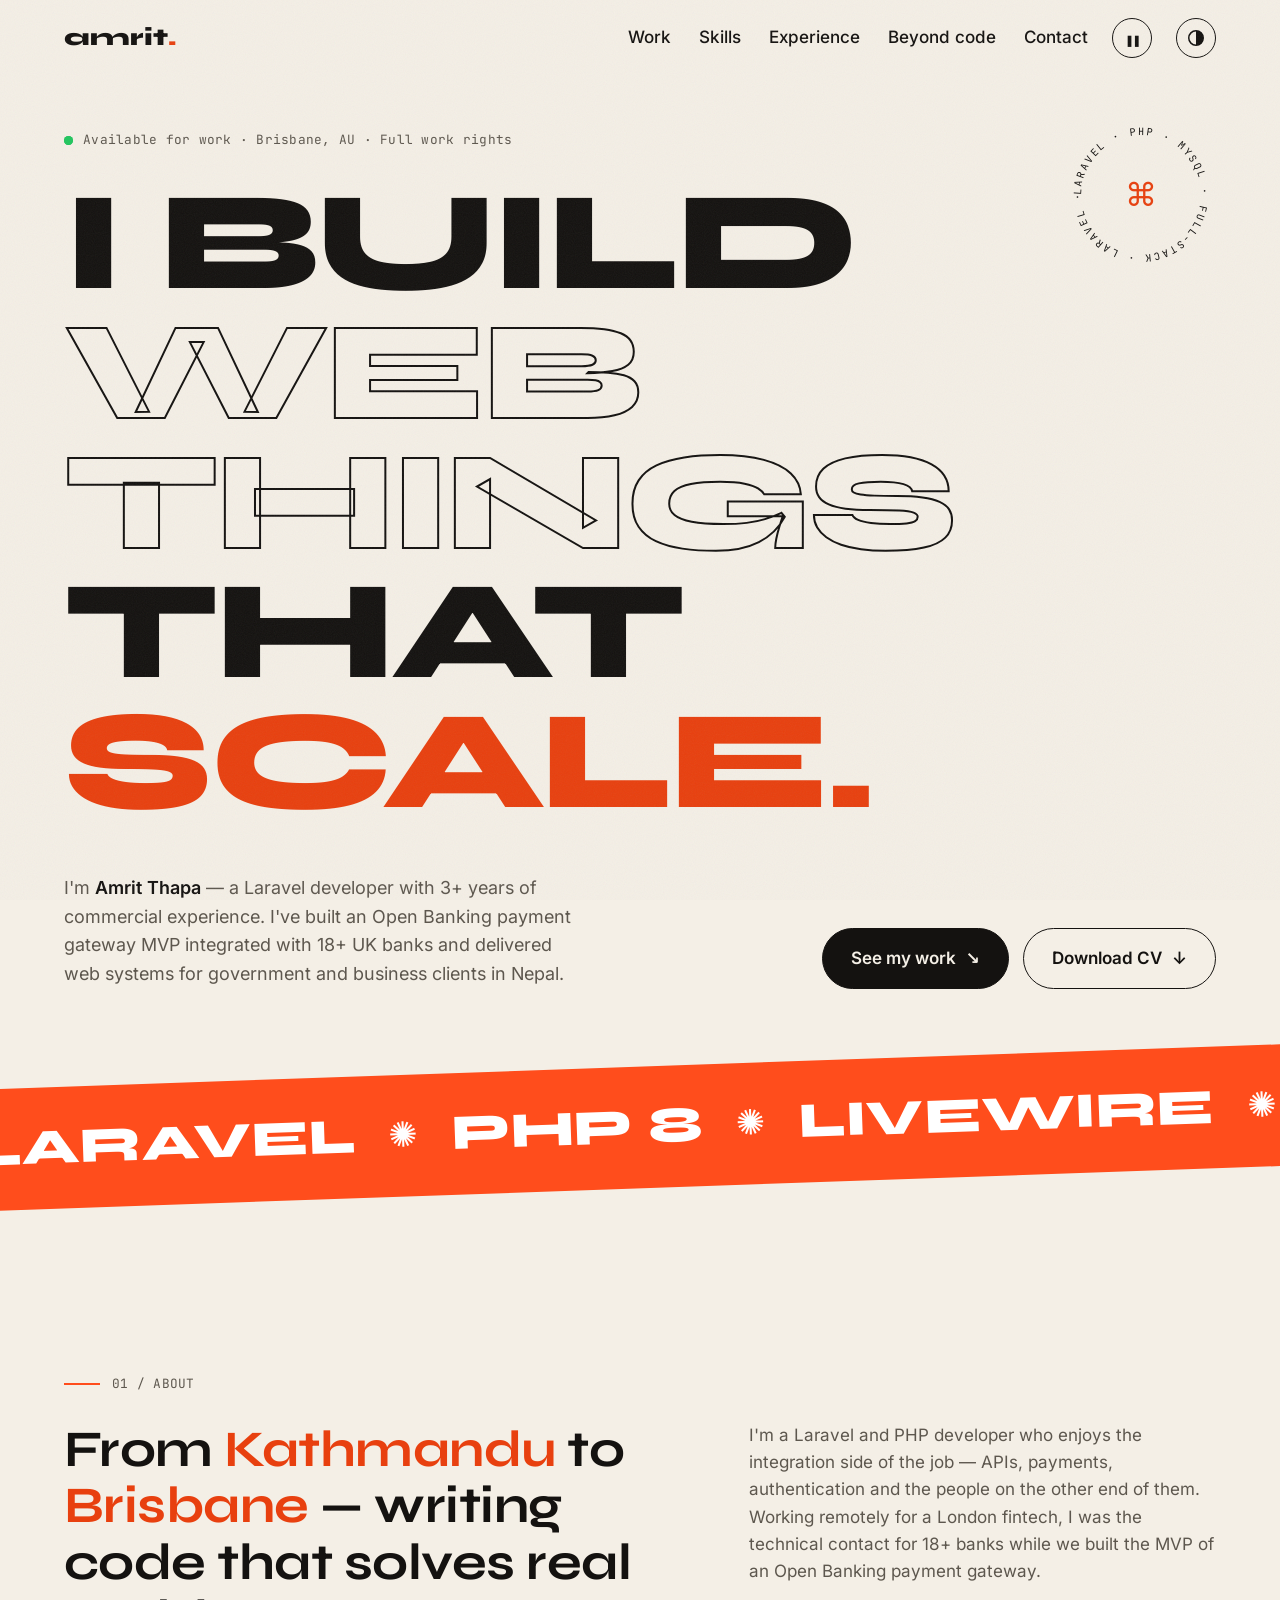
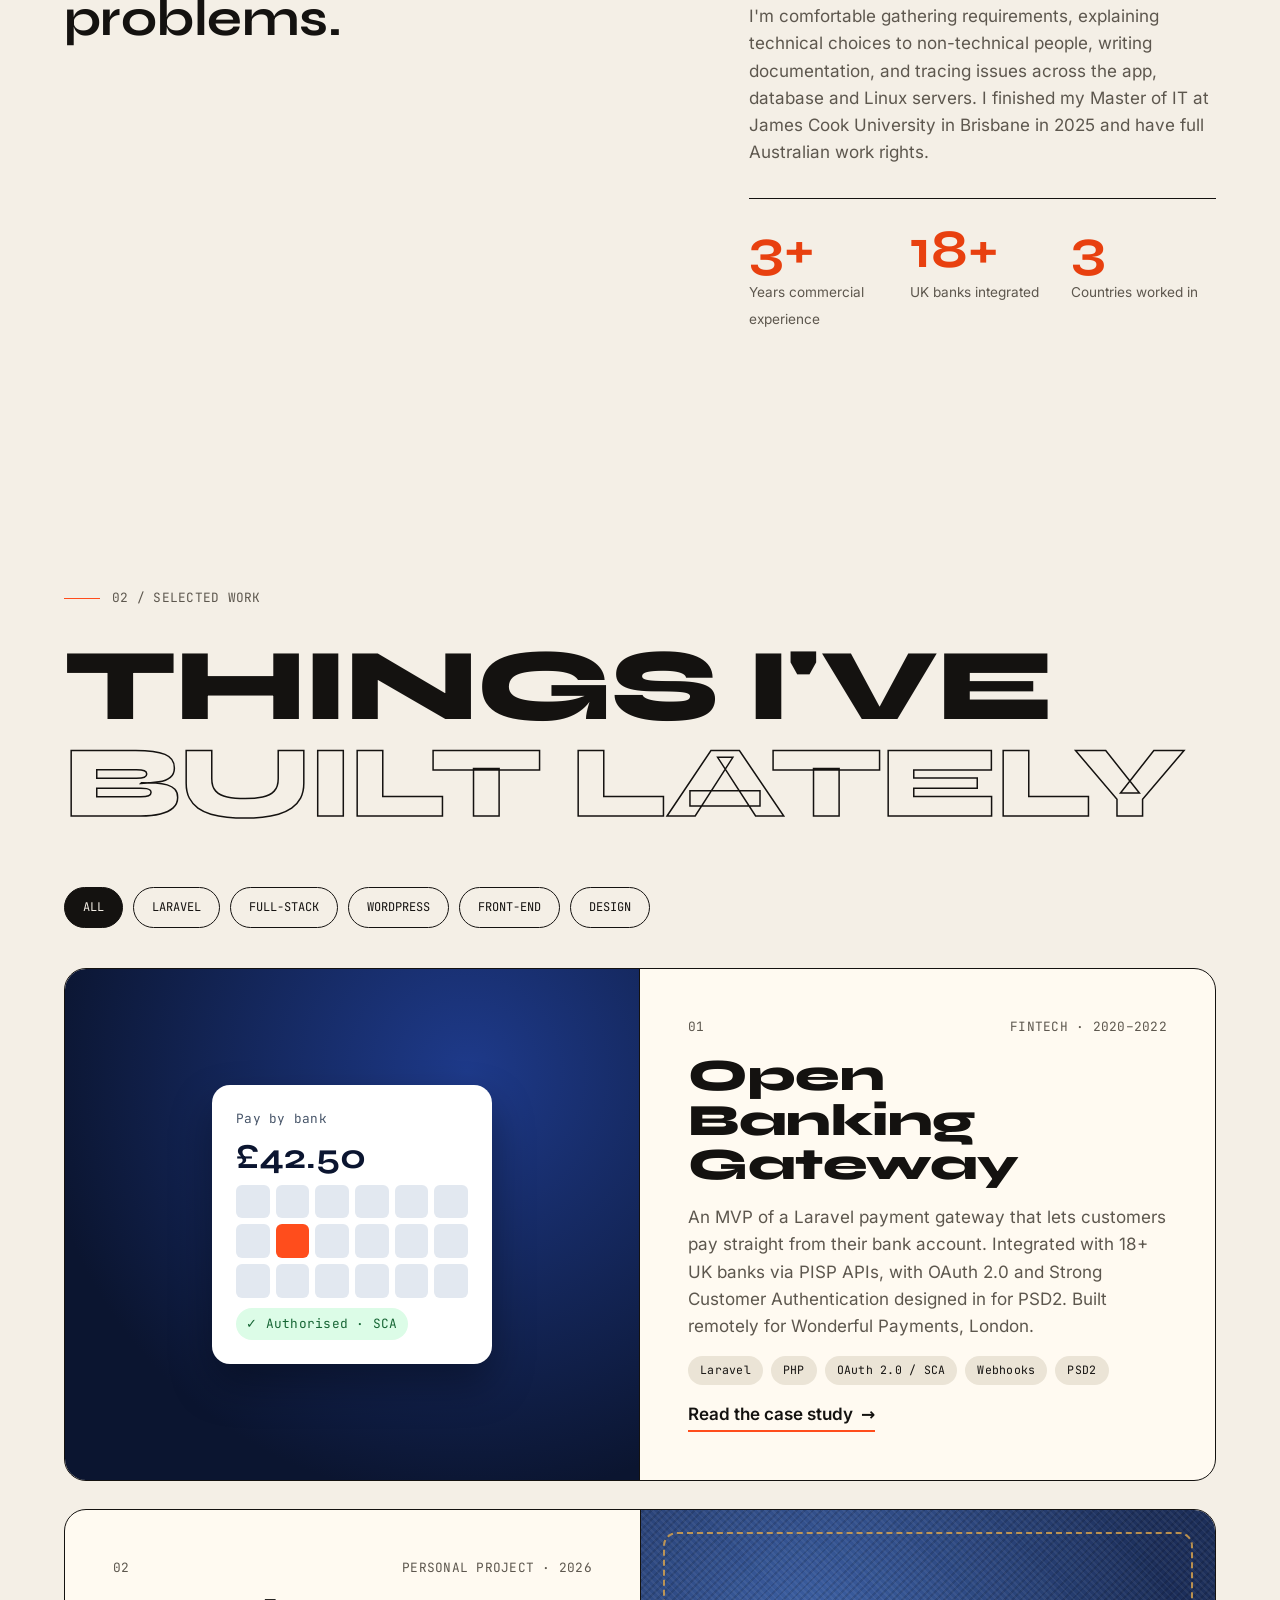
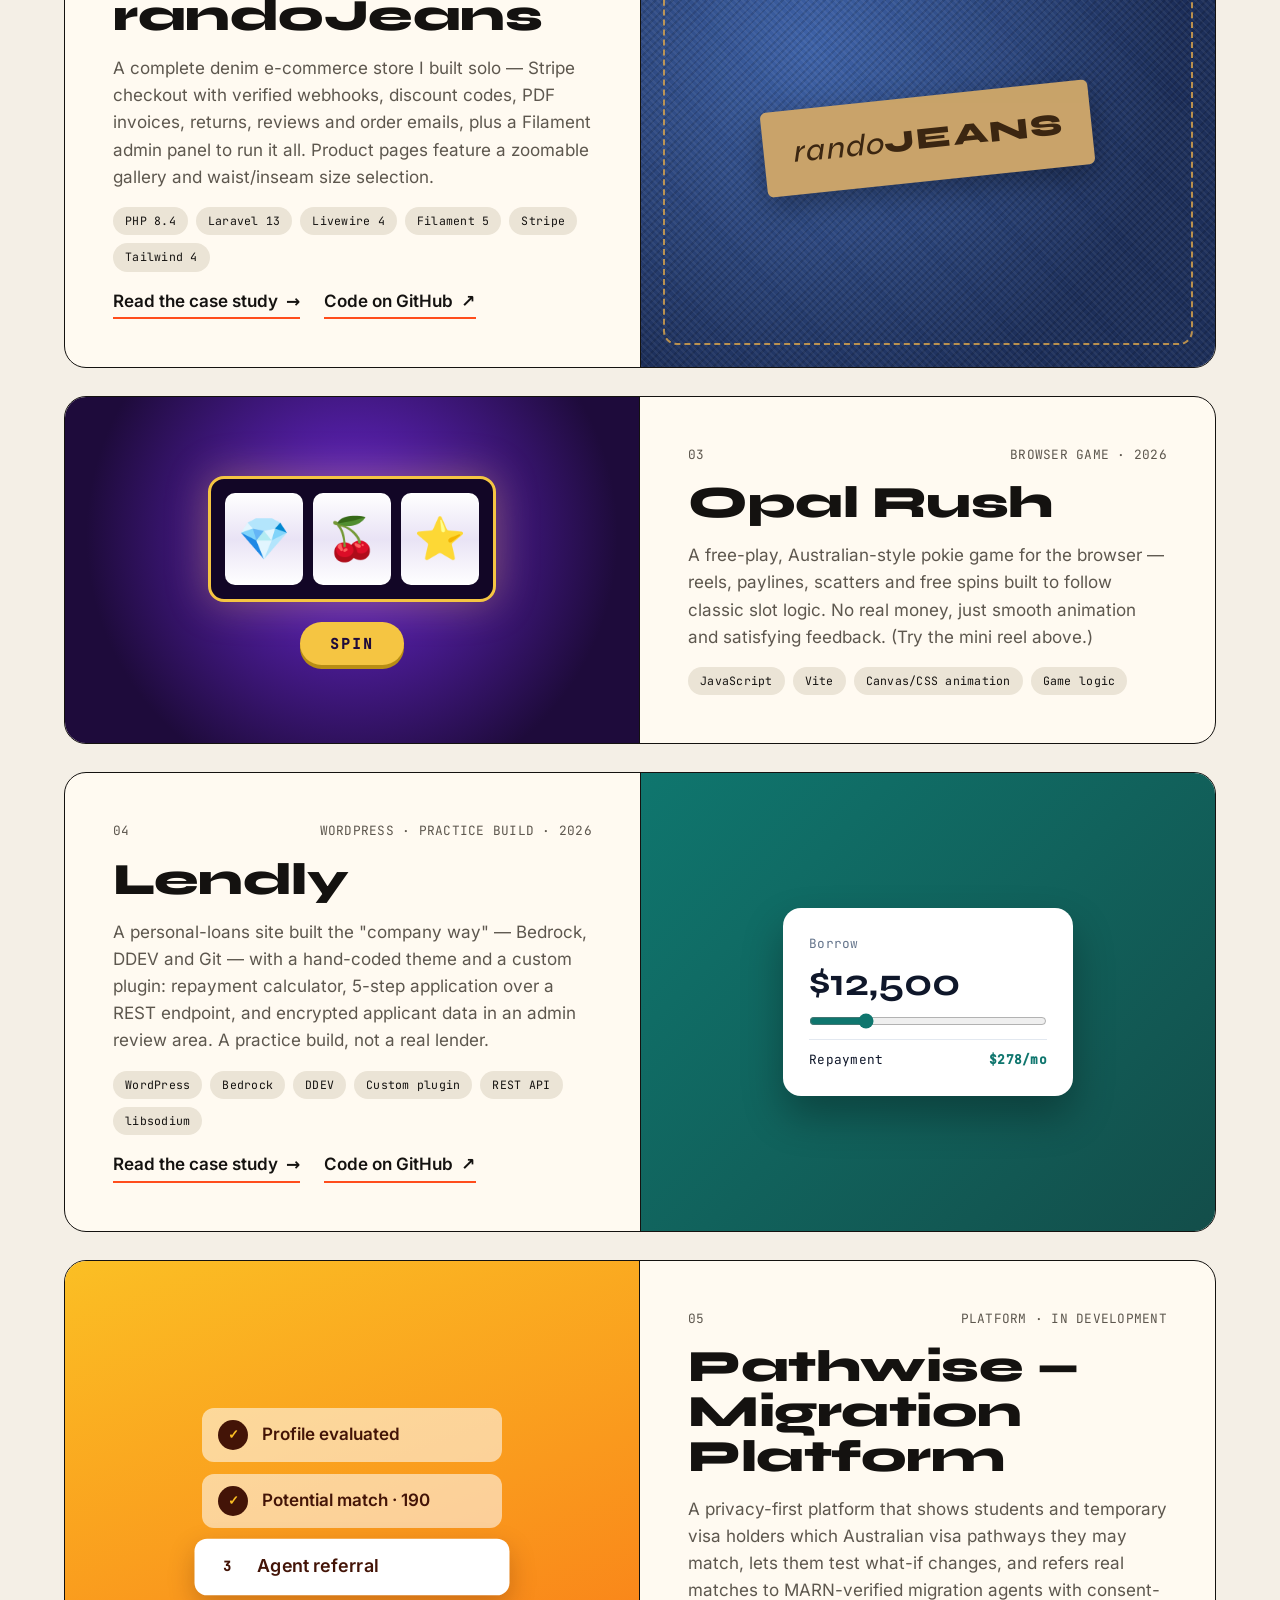
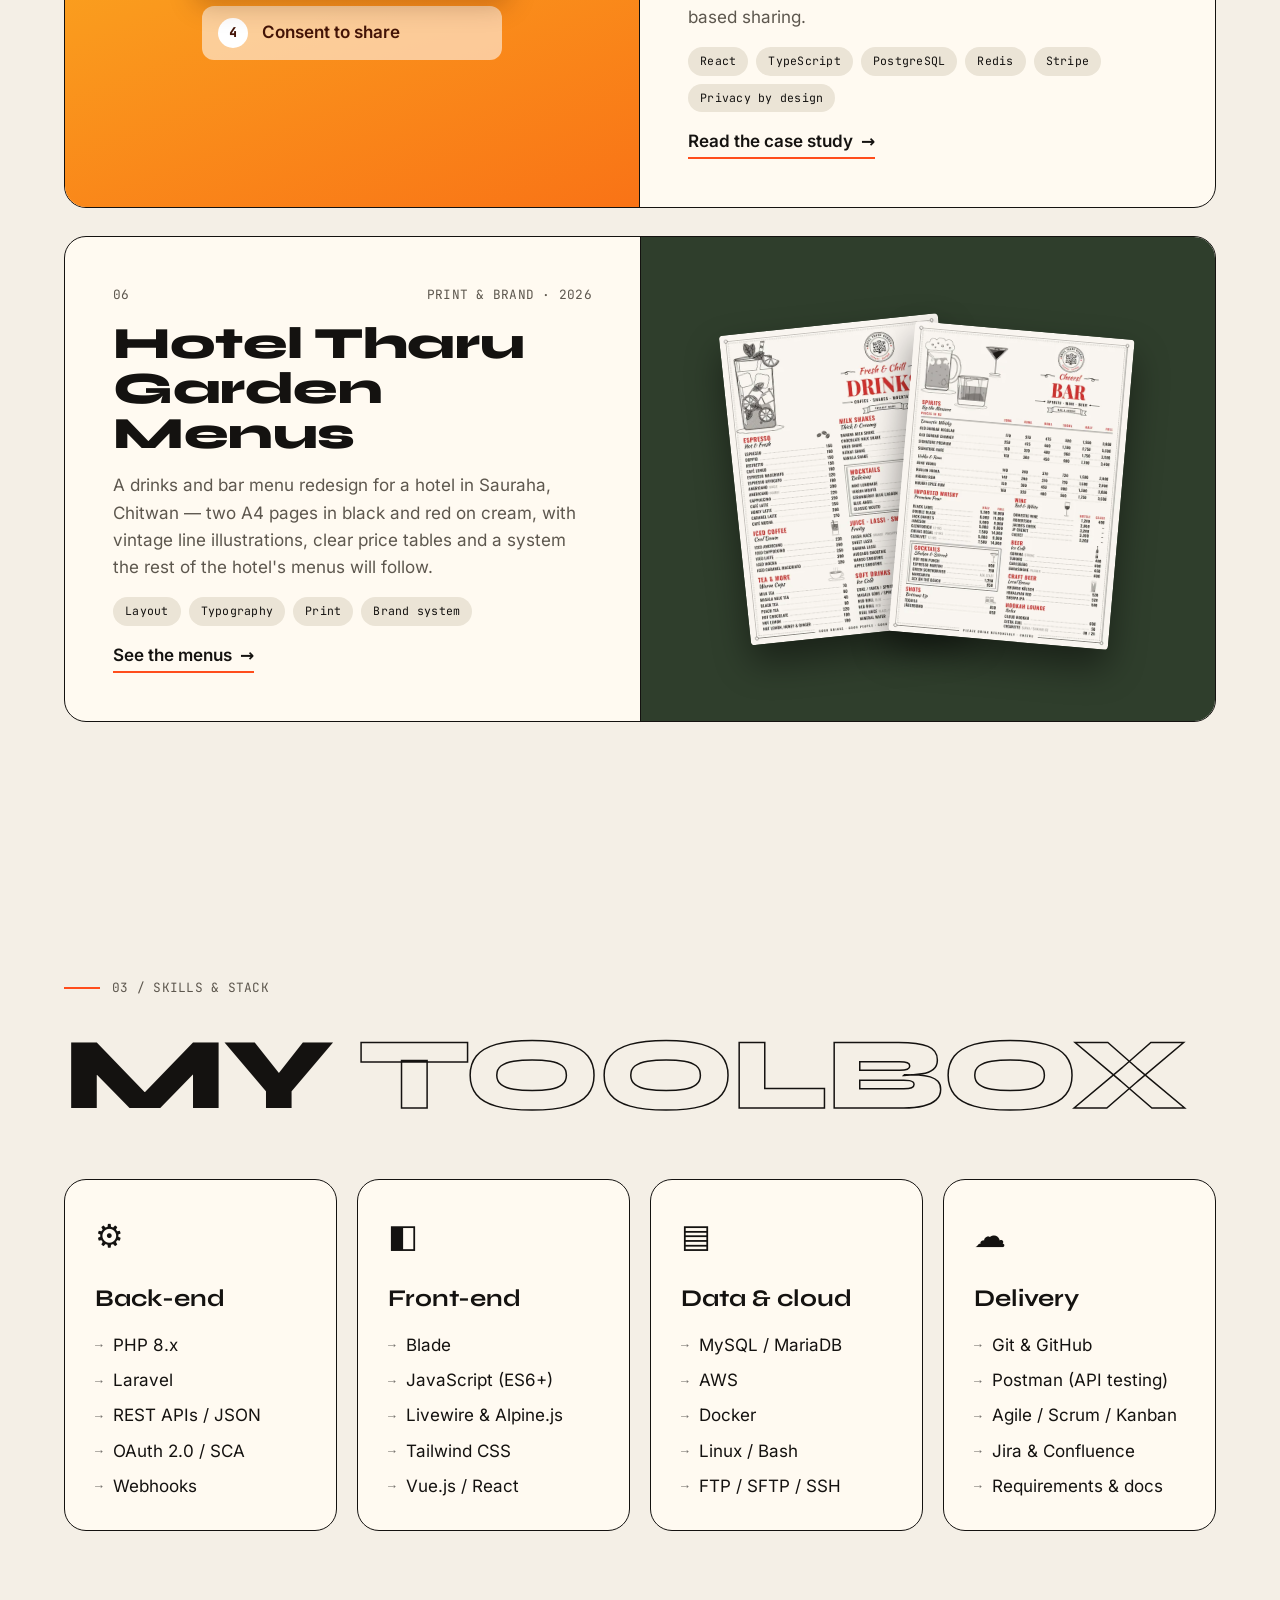
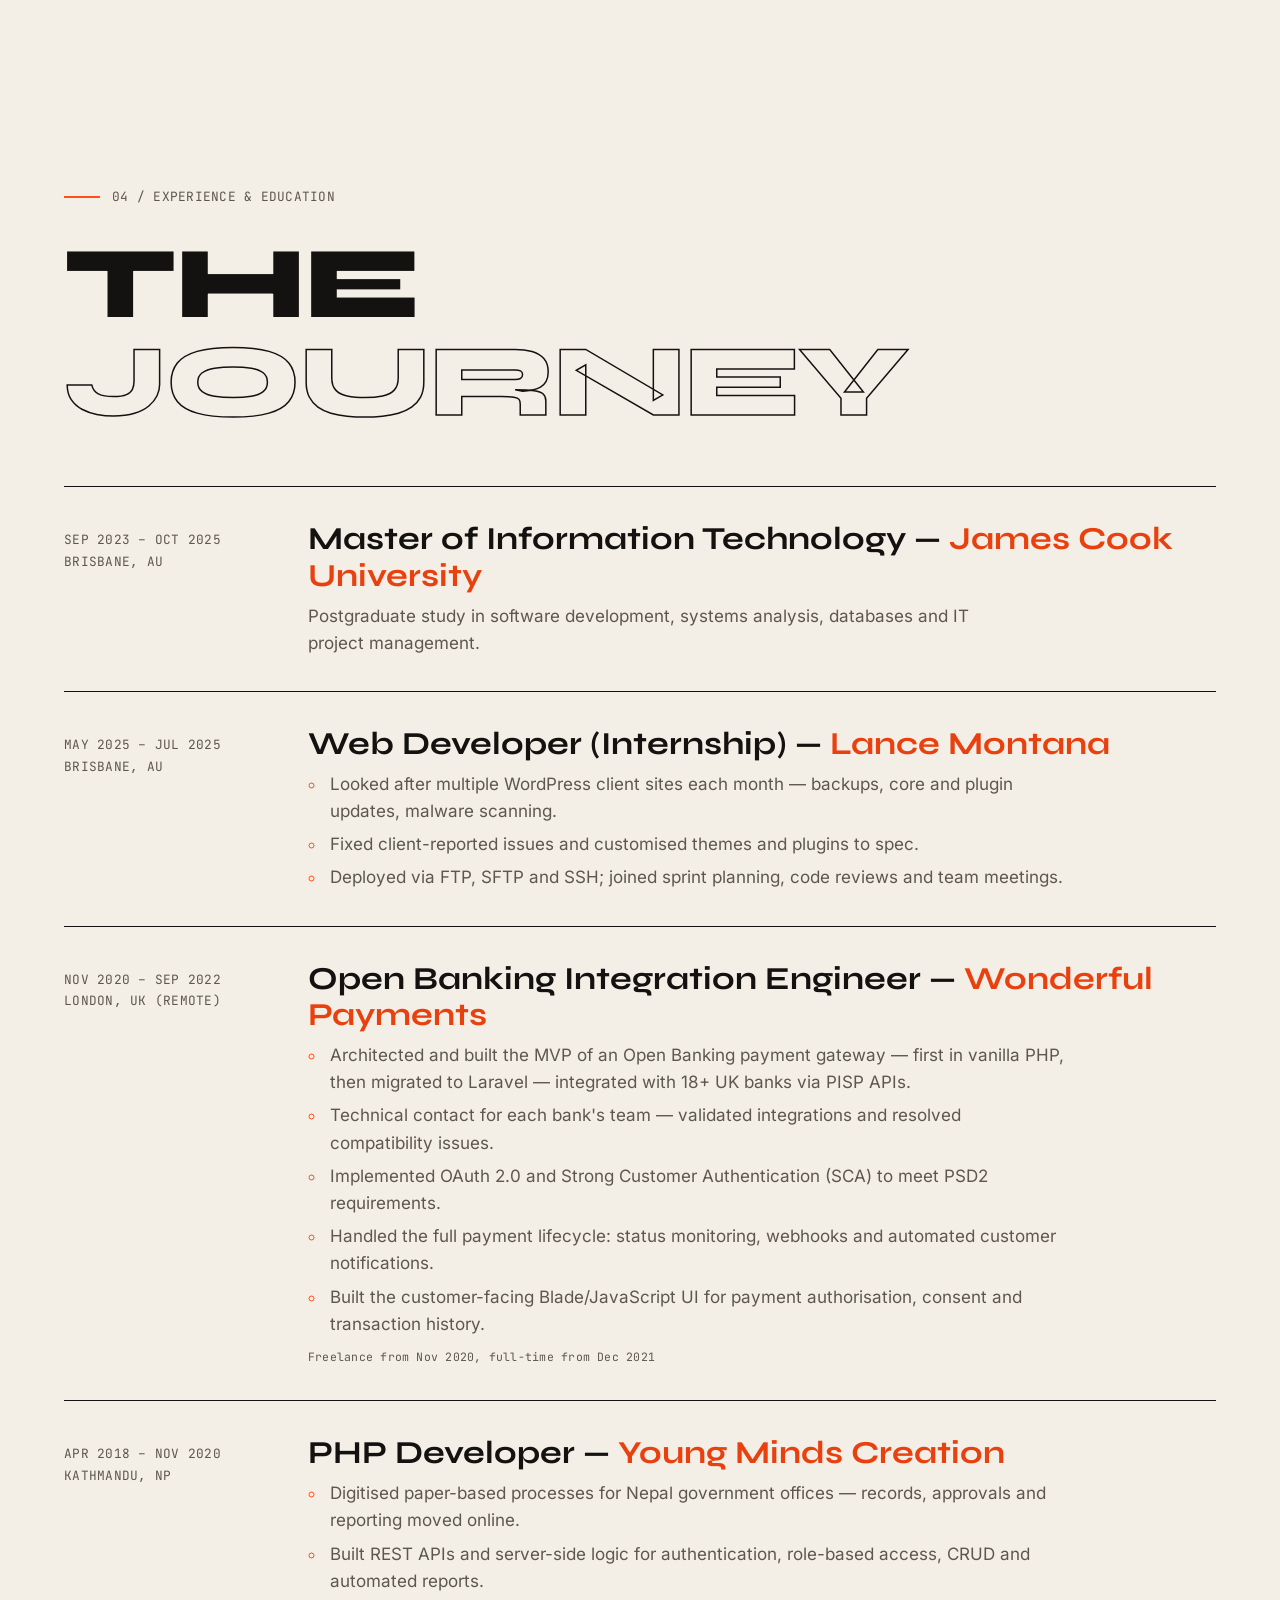
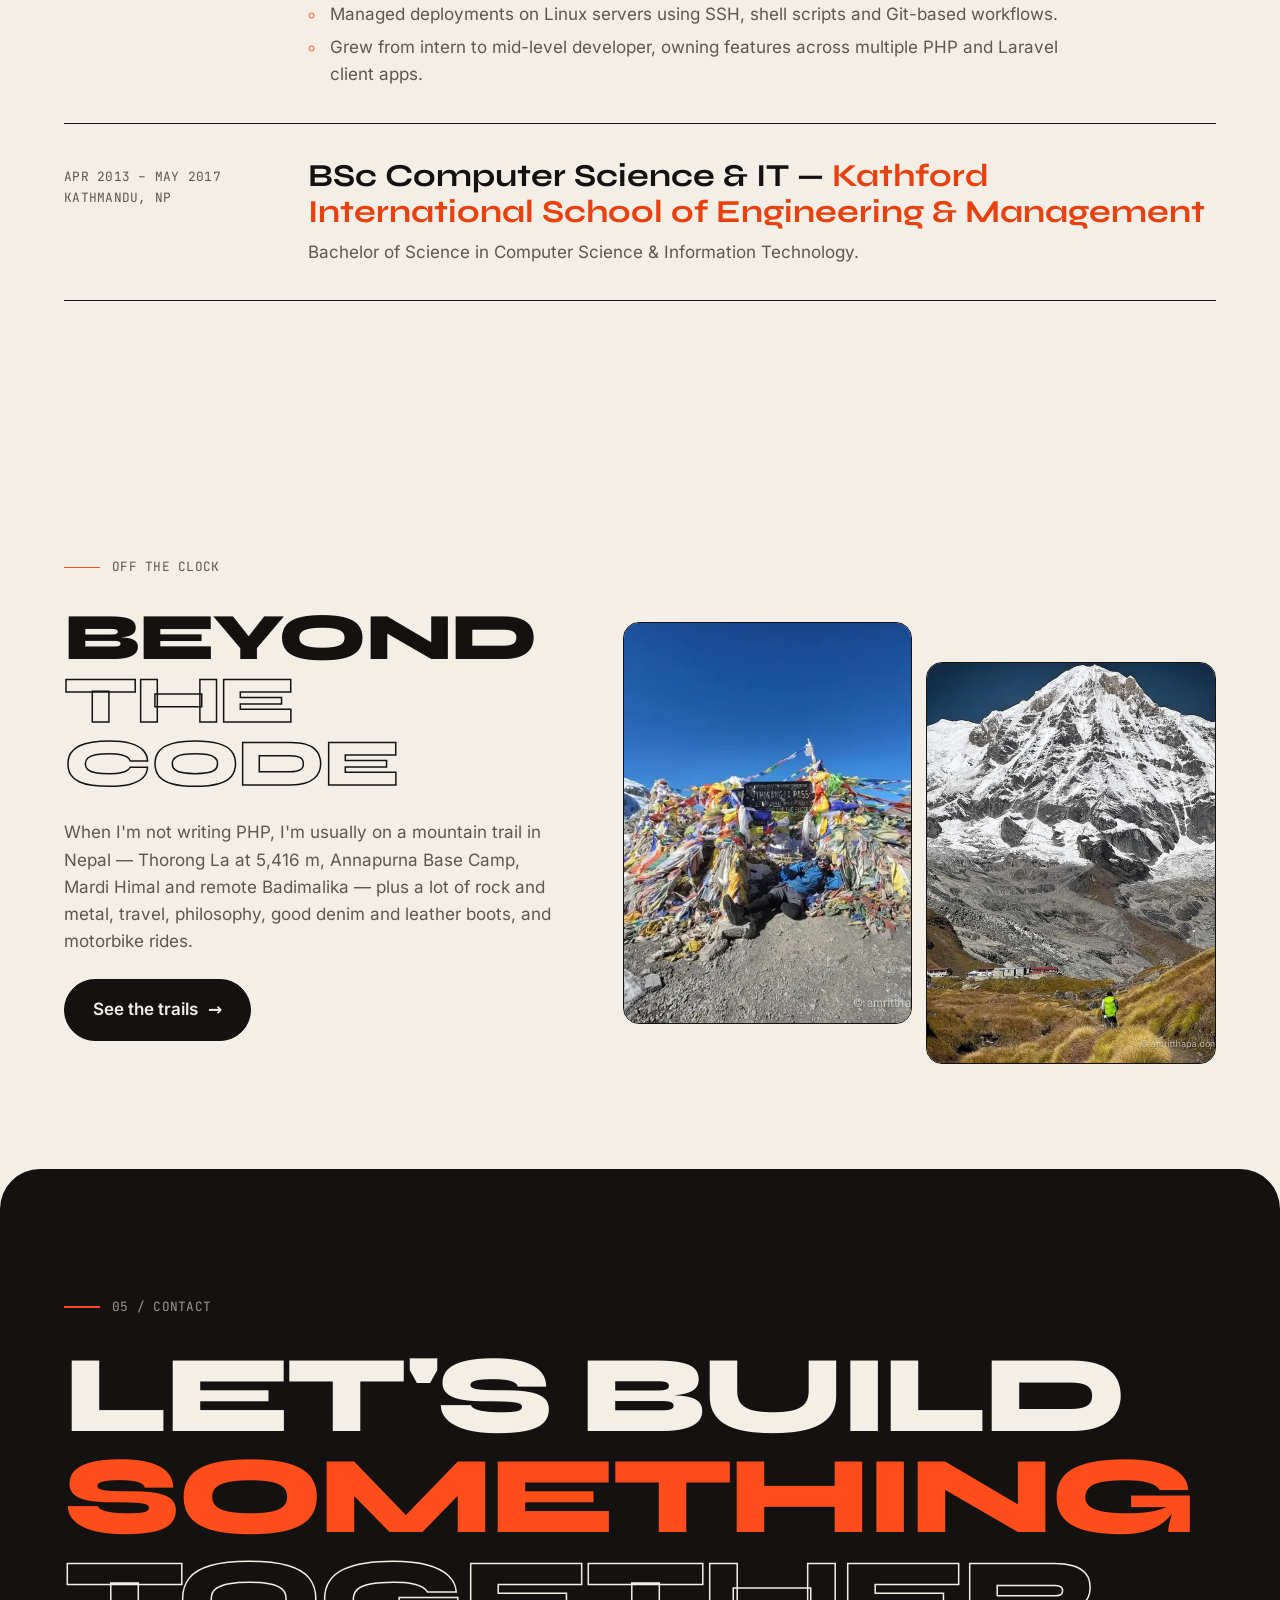
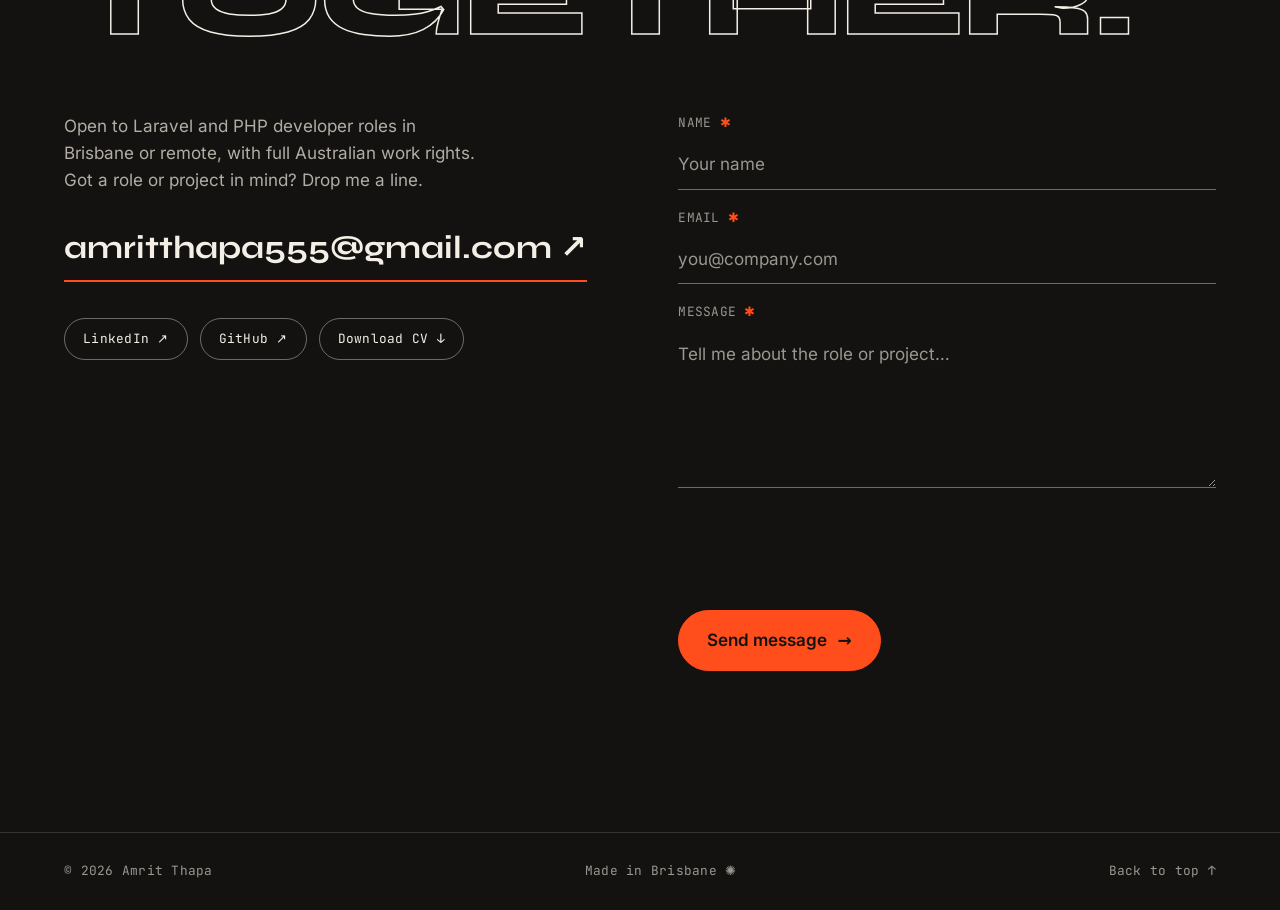
<file: index.html>
<!DOCTYPE html>
<html lang="en">
<head>
  <meta charset="UTF-8" />
  <meta name="viewport" content="width=device-width, initial-scale=1.0" />

  <title>Amrit Thapa — Laravel Developer</title>
  <meta name="description" content="Amrit Thapa — Brisbane-based Laravel developer with 3+ years of commercial experience in payments, API integration and client delivery." />
  <meta name="author" content="Amrit Thapa" />
  <meta name="robots" content="index, follow" />

  <!-- The one official address for this page (stops www / http versions counting as duplicates) -->
  <link rel="canonical" href="https://amritthapa.com/" />

  <!-- Icons: browser tab, iPhone home screen, Android -->
  <link rel="icon" href="assets/icons/favicon.svg" type="image/svg+xml" />
  <link rel="icon" href="assets/icons/favicon-32.png" sizes="32x32" type="image/png" />
  <link rel="apple-touch-icon" href="assets/icons/apple-touch-icon.png" />
  <link rel="manifest" href="site.webmanifest" />
  <meta name="theme-color" content="#141210" />

  <!--
    Structured data for Google — a ProfilePage about me (the Person inside it),
    what I do and where my other profiles live. It's data only, never executed.
  -->
  <script type="application/ld+json">
    {
      "@context": "https://schema.org",
      "@type": "ProfilePage",
      "url": "https://amritthapa.com/",
      "name": "Amrit Thapa — Laravel Developer",
      "dateCreated": "2026-11-07T00:00:00+10:00",
      "dateModified": "2026-11-09T10:00:00+10:00",
      "mainEntity": {
        "@type": "Person",
        "name": "Amrit Thapa",
        "url": "https://amritthapa.com/",
        "jobTitle": "Laravel Developer",
        "description": "Laravel and PHP developer with 3+ years of commercial experience, including building an Open Banking payment gateway MVP integrated with 18+ UK banks.",
        "address": {
          "@type": "PostalAddress",
          "addressLocality": "Brisbane",
          "addressRegion": "QLD",
          "addressCountry": "AU"
        },
        "alumniOf": [
          {
            "@type": "CollegeOrUniversity",
            "name": "James Cook University"
          },
          {
            "@type": "CollegeOrUniversity",
            "name": "Kathford International School of Engineering & Management"
          }
        ],
        "knowsAbout": [
          "Laravel",
          "PHP",
          "MySQL",
          "REST APIs",
          "Open Banking",
          "OAuth 2.0",
          "AWS",
          "Docker",
          "WordPress"
        ],
        "sameAs": [
          "https://www.linkedin.com/in/amrit-thapa555",
          "https://github.com/amritjung"
        ]
      }
    }
  </script>

  <!--
    Security
    GitHub Pages can't send custom headers, so the Content Security Policy
    lives here. Only my own files, hCaptcha and Web3Forms are allowed —
    anything else (injected scripts, unknown iframes, etc.) is blocked.
  -->
  <meta http-equiv="Content-Security-Policy" content="
    default-src 'none';
    script-src 'self' https://js.hcaptcha.com https://hcaptcha.com https://*.hcaptcha.com;
    style-src 'self' 'unsafe-inline' https://hcaptcha.com https://*.hcaptcha.com;
    font-src 'self';
    img-src 'self' data: https://*.hcaptcha.com;
    connect-src 'self' https://api.web3forms.com https://hcaptcha.com https://*.hcaptcha.com;
    frame-src https://hcaptcha.com https://*.hcaptcha.com;
    child-src https://hcaptcha.com https://*.hcaptcha.com;
    worker-src 'self' blob:;
    manifest-src 'self';
    form-action 'self';
    base-uri 'none';
    object-src 'none';
    upgrade-insecure-requests
  " />
  <meta name="referrer" content="strict-origin-when-cross-origin" />
  <meta name="format-detection" content="telephone=no" />

  <!-- Fonts are self-hosted. Preload the two used above the fold. -->
  <link rel="preload" href="assets/fonts/syne-latin-800-normal.woff2" as="font" type="font/woff2" crossorigin />
  <link rel="preload" href="assets/fonts/inter-latin-400-normal.woff2" as="font" type="font/woff2" crossorigin />

  <!-- Bump ?v= whenever styles.css changes so browsers don't use an old cached copy -->
  <link rel="stylesheet" href="styles.css?v=202611162300" />
</head>

<body>
  <!-- Lets keyboard / screen-reader users jump straight past the navigation -->
  <a class="skip-link" href="#top">Skip to main content</a>

  <!--
    Print-only header — hidden on screen. When someone prints the page
    (or saves it as PDF) this becomes a CV-style heading with contact details.
  -->
  <div class="print-header" aria-hidden="true">
    <p class="print-name">Amrit Thapa</p>
    <p class="print-role">Laravel Developer · Brisbane, QLD · Full Australian work rights</p>
    <p class="print-contact">
      amritthapa.com · <a href="#contact" data-email><span class="email-text">email</span></a> ·
      linkedin.com/in/amrit-thapa555 · github.com/amritjung
    </p>
  </div>

  <!-- Custom mouse cursor (desktop only, moved by script.js) -->
  <div class="cursor" aria-hidden="true"></div>


  <!-- ============================================================
       NAVIGATION
       ============================================================ -->
  <header class="nav">
    <a href="#top" class="logo">amrit<span>.</span></a>

    <nav class="nav-links" id="navLinks">
      <a href="#work">Work</a>
      <a href="#skills">Skills</a>
      <a href="#experience">Experience</a>
      <a href="/beyond-code/">Beyond code</a>
      <a href="#contact">Contact</a>
    </nav>

    <!-- Pause/play all looping animations (marquee, rotating word, badge) -->
    <button class="icon-btn motion-toggle" id="motionToggle" type="button" aria-pressed="false" aria-label="Pause animations">
      <span class="motion-icon" aria-hidden="true">❚❚</span>
    </button>

    <button class="icon-btn theme-toggle" id="themeToggle" type="button" aria-label="Toggle colour theme"><svg width="18" height="18" viewBox="0 0 18 18" aria-hidden="true"><circle cx="9" cy="9" r="7.25" fill="none" stroke="currentColor" stroke-width="1.5"/><path d="M9 1.75a7.25 7.25 0 0 1 0 14.5z" fill="currentColor"/></svg></button>

    <!-- Hamburger, only visible on mobile -->
    <button class="menu-btn" id="menuBtn" type="button" aria-label="Open menu" aria-expanded="false" aria-controls="navLinks">
      <span></span>
      <span></span>
    </button>
  </header>


  <main id="top" tabindex="-1">

    <!-- ============================================================
         HERO
         ============================================================ -->
    <section class="hero">
      <p class="eyebrow mono">
        <span class="dot"></span> Available for work · Brisbane, AU · Full work rights
      </p>

      <!-- The last word rotates (see script.js → Hero word rotator) -->
      <h1 class="hero-title">
        <span class="line"><span>I build</span></span>
        <span class="line"><span class="outline">web things</span></span>
        <span class="line"><span>that <em class="accent rotator" id="rotator">ship.</em></span></span>
      </h1>

      <div class="hero-foot">
        <p class="hero-intro">
          I'm <strong>Amrit Thapa</strong> — a Laravel developer with 3+ years of commercial
          experience. I've built an Open Banking payment gateway MVP integrated with 18+ UK banks and
          delivered web systems for government and business clients in Nepal.
        </p>

        <div class="hero-cta">
          <a href="#work" class="btn btn-primary magnetic">See my work <span>↘</span></a>
          <a href="assets/Amrit-Thapa-CV.pdf" class="btn btn-ghost magnetic" download>Download CV <span>↓</span></a>
        </div>
      </div>

      <!-- Spinning circular text badge -->
      <div class="hero-badge" aria-hidden="true">
        <svg viewBox="0 0 200 200">
          <defs>
            <path id="circle" d="M100,100 m-80,0 a80,80 0 1,1 160,0 a80,80 0 1,1 -160,0" />
          </defs>
          <text><textPath href="#circle">LARAVEL · PHP · MYSQL · FULL-STACK · LARAVEL · PHP · </textPath></text>
        </svg>
        <span class="badge-core">⌘</span>
      </div>
    </section>


    <!-- ============================================================
         MARQUEE
         The list is repeated twice so the scroll animation loops
         without a gap.
         ============================================================ -->
    <div class="marquee" aria-hidden="true">
      <div class="marquee-track">
        <span>Laravel</span><i>✺</i>
        <span>PHP 8</span><i>✺</i>
        <span>Livewire</span><i>✺</i>
        <span>Filament</span><i>✺</i>
        <span>Tailwind</span><i>✺</i>
        <span>MySQL</span><i>✺</i>
        <span>WordPress</span><i>✺</i>
        <span>Vue.js</span><i>✺</i>
        <span>React</span><i>✺</i>
        <span>Node.js</span><i>✺</i>
        <span>AWS</span><i>✺</i>

        <span>Laravel</span><i>✺</i>
        <span>PHP 8</span><i>✺</i>
        <span>Livewire</span><i>✺</i>
        <span>Filament</span><i>✺</i>
        <span>Tailwind</span><i>✺</i>
        <span>MySQL</span><i>✺</i>
        <span>WordPress</span><i>✺</i>
        <span>Vue.js</span><i>✺</i>
        <span>React</span><i>✺</i>
        <span>Node.js</span><i>✺</i>
        <span>AWS</span><i>✺</i>
      </div>
    </div>


    <!-- ============================================================
         01 · ABOUT
         ============================================================ -->
    <section class="section about" id="about">
      <div class="section-label mono">01 / About</div>

      <div class="about-grid">
        <h2 class="big-statement reveal">
          From <span class="accent">Kathmandu</span> to <span class="accent">Brisbane</span>
          — writing code that solves real problems.
        </h2>

        <div class="about-copy reveal">
          <p>
            I'm a Laravel and PHP developer who enjoys the integration side of the job — APIs,
            payments, authentication and the people on the other end of them. Working remotely for a
            London fintech, I was the technical contact for 18+ banks while we built the MVP of an Open Banking payment
            gateway.
          </p>
          <p>
            I'm comfortable gathering requirements, explaining technical choices to non-technical
            people, writing documentation, and tracing issues across the app, database
            and Linux servers. I finished my Master of IT at James Cook University in Brisbane in
            2025 and have full Australian work rights.
          </p>

          <!-- Numbers count up when scrolled into view (data-target = final number) -->
          <div class="stats">
            <div>
              <strong class="counter" data-target="3" data-suffix="+">0</strong>
              <span>Years commercial experience</span>
            </div>
            <div>
              <strong class="counter" data-target="18" data-suffix="+">0</strong>
              <span>UK banks integrated</span>
            </div>
            <div>
              <strong class="counter" data-target="3">0</strong>
              <span>Countries worked in</span>
            </div>
          </div>
        </div>
      </div>
    </section>


    <!-- ============================================================
         02 · WORK
         Each project card has a data-cat that matches a filter
         button's data-filter.
         ============================================================ -->
    <section class="section work" id="work">
      <div class="section-head">
        <div class="section-label mono">02 / Selected work</div>
        <h2 class="section-title reveal">Things I've<br /><span class="outline">built lately</span></h2>
      </div>

      <!-- Toggle buttons — aria-pressed tells screen readers which one is active -->
      <div class="filters mono" role="group" aria-label="Filter projects by type">
        <button class="filter active" type="button" data-filter="all" aria-pressed="true">All</button>
        <button class="filter" type="button" data-filter="laravel" aria-pressed="false">Laravel</button>
        <button class="filter" type="button" data-filter="fullstack" aria-pressed="false">Full-stack</button>
        <button class="filter" type="button" data-filter="wordpress" aria-pressed="false">WordPress</button>
        <button class="filter" type="button" data-filter="frontend" aria-pressed="false">Front-end</button>
        <button class="filter" type="button" data-filter="design" aria-pressed="false">Design</button>
      </div>

      <div class="projects">

        <!-- Project 01: Open Banking gateway (has a full case study) -->
        <article class="project reveal" data-cat="laravel">
          <div class="project-visual v-bank" aria-hidden="true">
            <div class="bank-card">
              <p class="mono">Pay by bank</p>
              <strong>£42.50</strong>
              <div class="bank-grid">
                <span></span><span></span><span></span><span></span><span></span><span></span>
                <span></span><span></span><span></span><span></span><span></span><span></span>
                <span></span><span></span><span></span><span></span><span></span><span></span>
              </div>
              <p class="bank-ok mono">✓ Authorised · SCA</p>
            </div>
          </div>

          <div class="project-body">
            <div class="project-meta mono"><span>01</span><span>Fintech · 2020–2022</span></div>
            <h3>Open Banking Gateway</h3>
            <p>
              An MVP of a Laravel payment gateway that lets customers pay straight from their bank
              account. Integrated with 18+ UK banks via PISP APIs, with OAuth 2.0 and Strong Customer
              Authentication designed in for PSD2. Built remotely for Wonderful Payments, London.
            </p>
            <ul class="tags mono">
              <li>Laravel</li>
              <li>PHP</li>
              <li>OAuth 2.0 / SCA</li>
              <li>Webhooks</li>
              <li>PSD2</li>
            </ul>
            <a href="/work/open-banking-gateway/" class="project-link">Read the case study <span>→</span></a>
          </div>
        </article>

        <!-- Project 02: randoJeans (personal project — has a case study + public repo) -->
        <article class="project reveal" data-cat="laravel">
          <div class="project-visual v-denim" aria-hidden="true">
            <div class="denim-tag"><span>rando</span>JEANS</div>
            <div class="stitch"></div>
          </div>

          <div class="project-body">
            <div class="project-meta mono"><span>02</span><span>Personal project · 2026</span></div>
            <h3>randoJeans</h3>
            <p>
              A complete denim e-commerce store I built solo — Stripe checkout with verified
              webhooks, discount codes, PDF invoices, returns, reviews and order emails, plus a
              Filament admin panel to run it all. Product pages feature a zoomable gallery and
              waist/inseam size selection.
            </p>
            <ul class="tags mono">
              <li>PHP 8.4</li>
              <li>Laravel 13</li>
              <li>Livewire 4</li>
              <li>Filament 5</li>
              <li>Stripe</li>
              <li>Tailwind 4</li>
            </ul>
            <div class="project-links">
              <a href="/work/randojeans/" class="project-link">Read the case study <span>→</span></a>
              <a href="https://github.com/amritjung/randojeans" class="project-link" target="_blank" rel="noopener noreferrer">Code on GitHub <span>↗</span></a>
            </div>
          </div>
        </article>

        <!-- Project 03: Opal Rush (the reels actually spin — see script.js) -->
        <article class="project reveal" data-cat="frontend">
          <div class="project-visual v-slots">
            <div class="reels" id="reels" aria-hidden="true">
              <div class="reel"><span>💎</span></div>
              <div class="reel"><span>🍒</span></div>
              <div class="reel"><span>⭐</span></div>
            </div>
            <button class="spin-btn mono" id="spinBtn" type="button" aria-label="Spin the demo slot machine">SPIN</button>
            <!-- Read out the result for screen-reader users -->
            <p class="sr-only" id="slotResult" aria-live="polite"></p>
          </div>

          <div class="project-body">
            <div class="project-meta mono"><span>03</span><span>Browser game · 2026</span></div>
            <h3>Opal Rush</h3>
            <p>
              A free-play, Australian-style pokie game for the browser — reels, paylines, scatters
              and free spins built to follow classic slot logic. No real money, just smooth animation
              and satisfying feedback. (Try the mini reel above.)
            </p>
            <ul class="tags mono">
              <li>JavaScript</li>
              <li>Vite</li>
              <li>Canvas/CSS animation</li>
              <li>Game logic</li>
            </ul>
          </div>
        </article>

        <!-- Project 04: Lendly (working loan slider) -->
        <article class="project reveal" data-cat="wordpress">
          <div class="project-visual v-loan">
            <div class="loan-card">
              <span class="mono">Borrow</span>
              <strong id="loanAmt">$12,500</strong>
              <input type="range" id="loanRange" min="2000" max="50000" step="500" value="12500" aria-label="Loan amount demo" />
              <div class="loan-row mono">
                <span>Repayment</span>
                <b id="loanRepay">$268/mo</b>
              </div>
            </div>
          </div>

          <div class="project-body">
            <div class="project-meta mono"><span>04</span><span>WordPress · Practice build · 2026</span></div>
            <h3>Lendly</h3>
            <p>
              A personal-loans site built the "company way" — Bedrock, DDEV and Git — with a
              hand-coded theme and a custom plugin: repayment calculator, 5-step application over
              a REST endpoint, and encrypted applicant data in an admin review area.
              A practice build, not a real lender.
            </p>
            <ul class="tags mono">
              <li>WordPress</li>
              <li>Bedrock</li>
              <li>DDEV</li>
              <li>Custom plugin</li>
              <li>REST API</li>
              <li>libsodium</li>
            </ul>
            <div class="project-links">
              <a href="/work/lendly/" class="project-link">Read the case study <span>→</span></a>
              <a href="https://github.com/amritjung/lendly" class="project-link" target="_blank" rel="noopener noreferrer">Code on GitHub <span>↗</span></a>
            </div>
          </div>
        </article>

        <!-- Project 05: Pathwise — Australian migration platform (case study, no public repo) -->
        <article class="project reveal" data-cat="fullstack">
          <div class="project-visual v-migrate" aria-hidden="true">
            <div class="path">
              <div class="step done"><i>✓</i><span>Profile evaluated</span></div>
              <div class="step done"><i>✓</i><span>Potential match · 190</span></div>
              <div class="step active"><i>3</i><span>Agent referral</span></div>
              <div class="step"><i>4</i><span>Consent to share</span></div>
            </div>
          </div>

          <div class="project-body">
            <div class="project-meta mono"><span>05</span><span>Platform · In development</span></div>
            <h3>Pathwise — Migration Platform</h3>
            <p>
              A privacy-first platform that shows students and temporary visa holders which
              Australian visa pathways they may match, lets them test what-if changes, and refers
              real matches to MARN-verified migration agents with consent-based sharing.
            </p>
            <ul class="tags mono">
              <li>React</li>
              <li>TypeScript</li>
              <li>PostgreSQL</li>
              <li>Redis</li>
              <li>Stripe</li>
              <li>Privacy by design</li>
            </ul>
            <div class="project-links">
              <a href="/work/migration-platform/" class="project-link">Read the case study <span>→</span></a>
            </div>
          </div>
        </article>

        <!-- Project 06: Hotel Tharu Garden menus (real menu pages + case study) -->
        <article class="project reveal" data-cat="design">
          <div class="project-visual v-menu-photos" aria-hidden="true">
            <img src="/assets/work/tharu-menu-drinks-thumb.webp" width="520" height="734" alt="" loading="lazy" />
            <img src="/assets/work/tharu-menu-bar-thumb.webp" width="520" height="734" alt="" loading="lazy" />
          </div>

          <div class="project-body">
            <div class="project-meta mono"><span>06</span><span>Print &amp; brand · 2026</span></div>
            <h3>Hotel Tharu Garden Menus</h3>
            <p>
              A drinks and bar menu redesign for a hotel in Sauraha, Chitwan — two A4 pages in
              black and red on cream, with vintage line illustrations, clear price tables and a
              system the rest of the hotel's menus will follow.
            </p>
            <ul class="tags mono">
              <li>Layout</li>
              <li>Typography</li>
              <li>Print</li>
              <li>Brand system</li>
            </ul>
            <div class="project-links">
              <a href="/work/tharu-garden/" class="project-link">See the menus <span>→</span></a>
            </div>
          </div>
        </article>

      </div>
    </section>


    <!-- ============================================================
         03 · SKILLS
         ============================================================ -->
    <section class="section skills" id="skills">
      <div class="section-label mono">03 / Skills &amp; stack</div>
      <h2 class="section-title reveal">My <span class="outline">toolbox</span></h2>

      <div class="skill-grid">
        <div class="skill-card reveal">
          <span class="skill-icon">⚙︎</span>
          <h3>Back-end</h3>
          <ul>
            <li>PHP 8.x</li>
            <li>Laravel</li>
            <li>REST APIs / JSON</li>
            <li>OAuth 2.0 / SCA</li>
            <li>Webhooks</li>
          </ul>
        </div>

        <div class="skill-card reveal">
          <span class="skill-icon">◧</span>
          <h3>Front-end</h3>
          <ul>
            <li>Blade</li>
            <li>JavaScript (ES6+)</li>
            <li>Livewire &amp; Alpine.js</li>
            <li>Tailwind CSS</li>
            <li>Vue.js / React</li>
          </ul>
        </div>

        <div class="skill-card reveal">
          <span class="skill-icon">▤</span>
          <h3>Data &amp; cloud</h3>
          <ul>
            <li>MySQL / MariaDB</li>
            <li>AWS</li>
            <li>Docker</li>
            <li>Linux / Bash</li>
            <li>FTP / SFTP / SSH</li>
          </ul>
        </div>

        <div class="skill-card reveal">
          <span class="skill-icon">☁︎</span>
          <h3>Delivery</h3>
          <ul>
            <li>Git &amp; GitHub</li>
            <li>Postman (API testing)</li>
            <li>Agile / Scrum / Kanban</li>
            <li>Jira &amp; Confluence</li>
            <li>Requirements &amp; docs</li>
          </ul>
        </div>
      </div>
    </section>


    <!-- ============================================================
         04 · EXPERIENCE & EDUCATION
         Newest first.
         ============================================================ -->
    <section class="section experience" id="experience">
      <div class="section-label mono">04 / Experience &amp; education</div>
      <h2 class="section-title reveal">The <span class="outline">journey</span></h2>

      <ol class="timeline">
        <li class="reveal">
          <div class="t-when mono">Sep 2023 – Oct 2025<br />Brisbane, AU</div>
          <div class="t-what">
            <h3>Master of Information Technology — <span class="accent">James Cook University</span></h3>
            <p>Postgraduate study in software development, systems analysis, databases and IT project management.</p>
          </div>
        </li>

        <li class="reveal">
          <div class="t-when mono">May 2025 – Jul 2025<br />Brisbane, AU</div>
          <div class="t-what">
            <h3>Web Developer (Internship) — <span class="accent">Lance Montana</span></h3>
            <ul>
              <li>Looked after multiple WordPress client sites each month — backups, core and plugin updates, malware scanning.</li>
              <li>Fixed client-reported issues and customised themes and plugins to spec.</li>
              <li>Deployed via FTP, SFTP and SSH; joined sprint planning, code reviews and team meetings.</li>
            </ul>
          </div>
        </li>

        <li class="reveal">
          <div class="t-when mono">Nov 2020 – Sep 2022<br />London, UK (Remote)</div>
          <div class="t-what">
            <h3>Open Banking Integration Engineer — <span class="accent">Wonderful Payments</span></h3>
            <ul>
              <li>Architected and built the MVP of an Open Banking payment gateway — first in vanilla PHP, then migrated to Laravel — integrated with 18+ UK banks via PISP APIs.</li>
              <li>Technical contact for each bank's team — validated integrations and resolved compatibility issues.</li>
              <li>Implemented OAuth 2.0 and Strong Customer Authentication (SCA) to meet PSD2 requirements.</li>
              <li>Handled the full payment lifecycle: status monitoring, webhooks and automated customer notifications.</li>
              <li>Built the customer-facing Blade/JavaScript UI for payment authorisation, consent and transaction history.</li>
            </ul>
            <p class="t-note mono">Freelance from Nov 2020, full-time from Dec 2021</p>
          </div>
        </li>

        <li class="reveal">
          <div class="t-when mono">Apr 2018 – Nov 2020<br />Kathmandu, NP</div>
          <div class="t-what">
            <h3>PHP Developer — <span class="accent">Young Minds Creation</span></h3>
            <ul>
              <li>Digitised paper-based processes for Nepal government offices — records, approvals and reporting moved online.</li>
              <li>Built REST APIs and server-side logic for authentication, role-based access, CRUD and automated reports.</li>
              <li>Managed deployments on Linux servers using SSH, shell scripts and Git-based workflows.</li>
              <li>Grew from intern to mid-level developer, owning features across multiple PHP and Laravel client apps.</li>
            </ul>
          </div>
        </li>

        <li class="reveal">
          <div class="t-when mono">Apr 2013 – May 2017<br />Kathmandu, NP</div>
          <div class="t-what">
            <h3>BSc Computer Science &amp; IT — <span class="accent">Kathford International School of Engineering &amp; Management</span></h3>
            <p>Bachelor of Science in Computer Science &amp; Information Technology.</p>
          </div>
        </li>
      </ol>
    </section>


    <!-- ============================================================
         BEYOND THE CODE (teaser — full page at /beyond-code/)
         ============================================================ -->
    <section class="section beyond" id="beyond">
      <div class="section-label mono">Off the clock</div>
      <div class="beyond-teaser">
        <div class="reveal">
          <h2 class="section-title">Beyond<br /><span class="outline">the code</span></h2>
          <p>
            When I'm not writing PHP, I'm usually on a mountain trail in Nepal — Thorong La at
            5,416 m, Annapurna Base Camp, Mardi Himal and remote Badimalika — plus a lot of rock and metal,
            travel, philosophy, good denim and leather boots, and motorbike rides.
          </p>
          <a href="/beyond-code/" class="btn btn-primary magnetic">See the trails <span>→</span></a>
        </div>

        <div class="beyond-teaser-photos reveal" aria-hidden="true">
          <img src="/assets/beyond/thorong-la-sm.webp?wm=1" width="800" height="600" alt="" loading="lazy" />
          <img src="/assets/beyond/annapurna-base-camp-sm.webp?wm=1" width="640" height="800" alt="" loading="lazy" />
        </div>
      </div>
    </section>


    <!-- ============================================================
         05 · CONTACT
         ============================================================ -->
    <section class="section contact" id="contact">
      <div class="section-label mono">05 / Contact</div>
      <h2 class="contact-title reveal">
        Let's build<br />
        <span class="accent">something</span> <span class="outline">together.</span>
      </h2>

      <div class="contact-grid">

        <!-- Left: email + social links -->
        <div class="contact-links reveal">
          <p>Open to Laravel and PHP developer roles in Brisbane or remote, with full Australian work rights. Got a role or project in mind? Drop me a line.</p>

          <!-- Real address is filled in by script.js so it isn't sitting in the HTML for scrapers -->
          <a href="#contact" class="contact-big" data-email>
            <span class="email-text">Email me</span> <span>↗</span>
          </a>

          <div class="socials mono">
            <a href="https://www.linkedin.com/in/amrit-thapa555" target="_blank" rel="noopener noreferrer">LinkedIn ↗</a>
            <a href="https://github.com/amritjung" target="_blank" rel="noopener noreferrer">GitHub ↗</a>
            <a href="assets/Amrit-Thapa-CV.pdf" download>Download CV ↓</a>
          </div>
        </div>

        <!--
          Right: contact form
          Submitted with JavaScript to Web3Forms (see script.js → Contact form).
          method="post" means typed details never end up in the URL, even if JS fails.
        -->
        <form class="contact-form reveal" id="contactForm" method="post" action="#contact" novalidate>
          <label>
            <span class="mono">Name <b class="req" aria-hidden="true">✱</b></span>
            <input
              type="text"
              name="name"
              placeholder="Your name"
              autocomplete="name"
              aria-describedby="formStatus"
              minlength="2"
              maxlength="100"
              required
              aria-required="true"
            />
          </label>

          <label>
            <span class="mono">Email <b class="req" aria-hidden="true">✱</b></span>
            <input
              type="email"
              name="email"
              placeholder="you@company.com"
              autocomplete="email"
              aria-describedby="formStatus"
              maxlength="150"
              required
              aria-required="true"
            />
          </label>

          <label>
            <span class="mono">Message <b class="req" aria-hidden="true">✱</b></span>
            <textarea
              name="message"
              rows="5"
              placeholder="Tell me about the role or project…"
              minlength="10"
              maxlength="5000"
              aria-describedby="formStatus"
              required
              aria-required="true"
            ></textarea>
          </label>

          <!-- Spam trap: hidden from people, bots tend to tick it -->
          <input type="checkbox" name="botcheck" class="hp" tabindex="-1" autocomplete="off" aria-hidden="true" />

          <!-- hCaptcha "I am human" box (Web3Forms' shared site key) -->
          <div class="h-captcha" data-sitekey="50b2fe65-b00b-4b9e-ad62-3ba471098be2" data-theme="dark" data-captcha="true"></div>

          <button type="submit" class="btn btn-primary magnetic">Send message <span>→</span></button>

          <!-- Success / error messages appear here -->
          <p class="form-status mono" id="formStatus" role="status"></p>
        </form>

      </div>
    </section>

  </main>


  <!-- ============================================================
       FOOTER
       ============================================================ -->
  <footer class="footer mono">
    <span>© <span id="year"></span> Amrit Thapa</span>
    <span>Made in Brisbane ✺</span>
    <a href="#top">Back to top ↑</a>
  </footer>


  <!-- Scripts (hCaptcha is loaded later by script.js, only when the contact form is near) -->
  <script src="script.js?v=202611162300" defer></script>
</body>
</html>
</file>
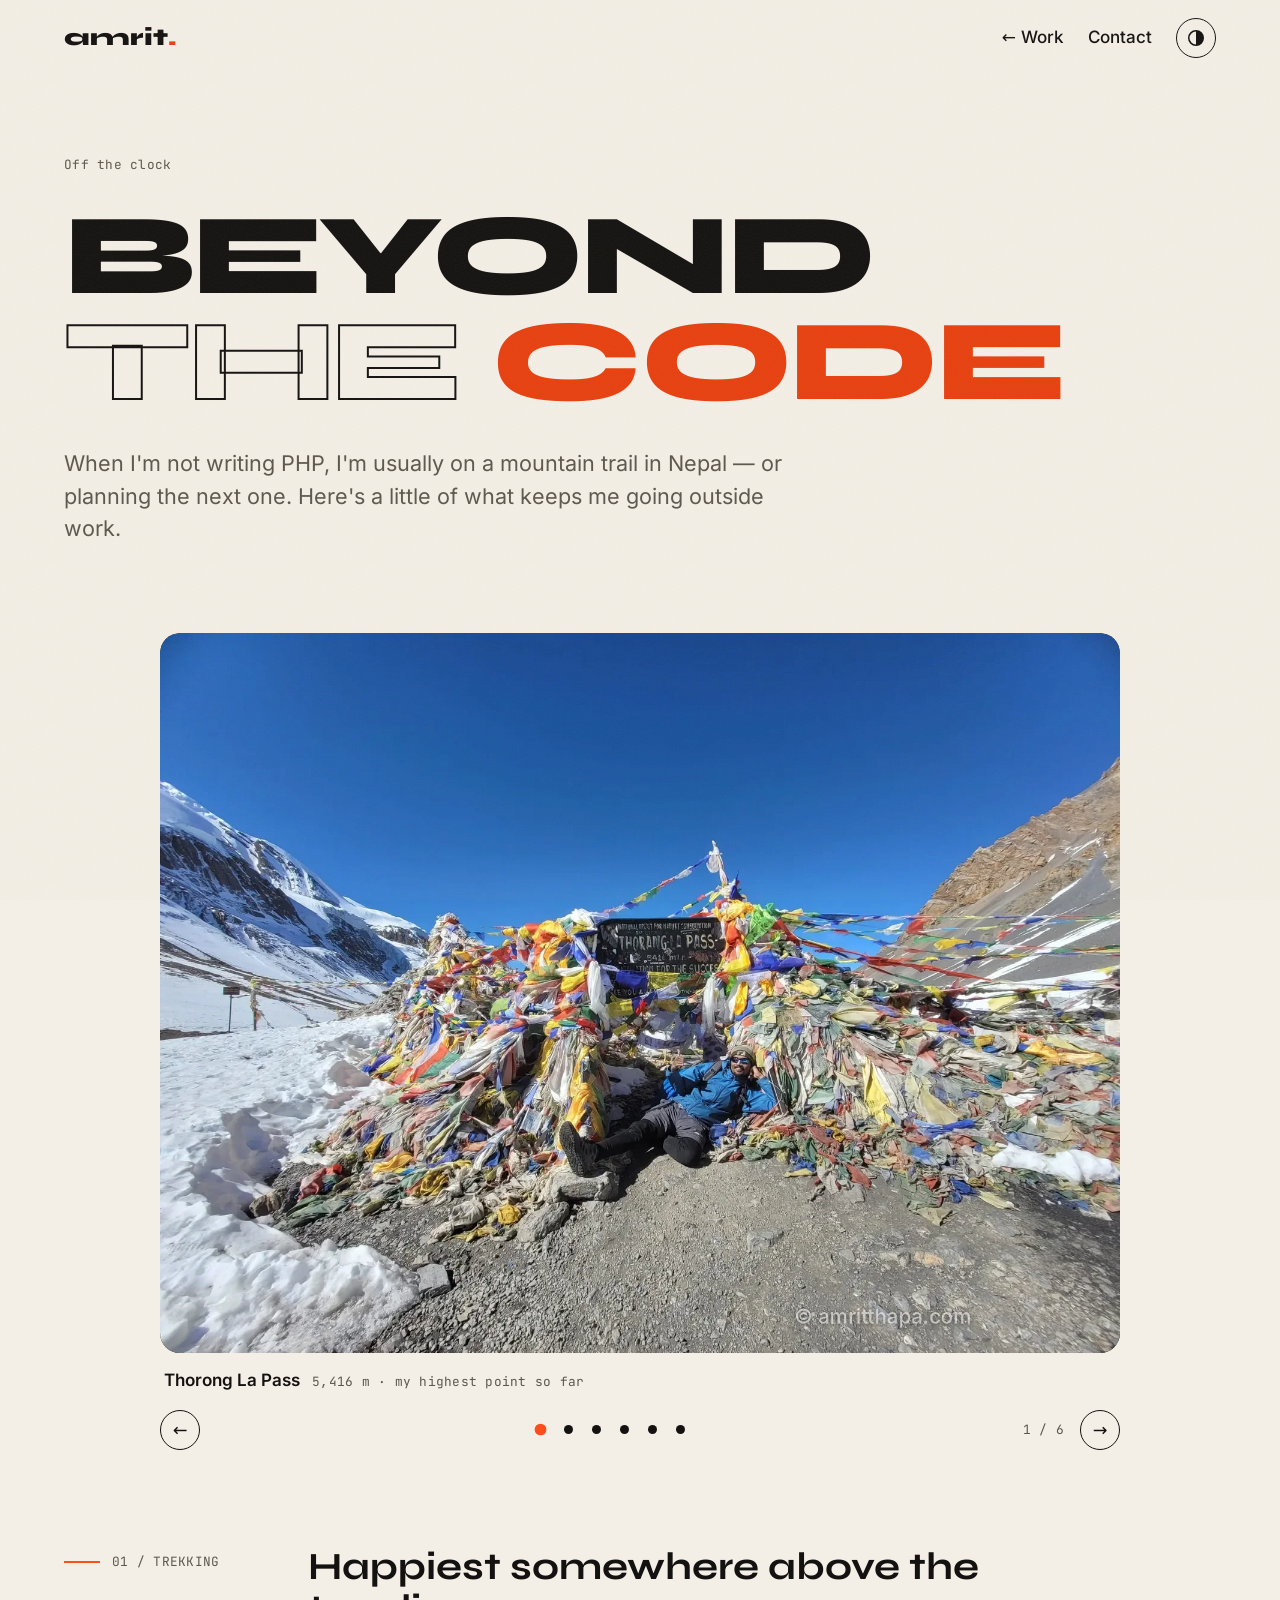
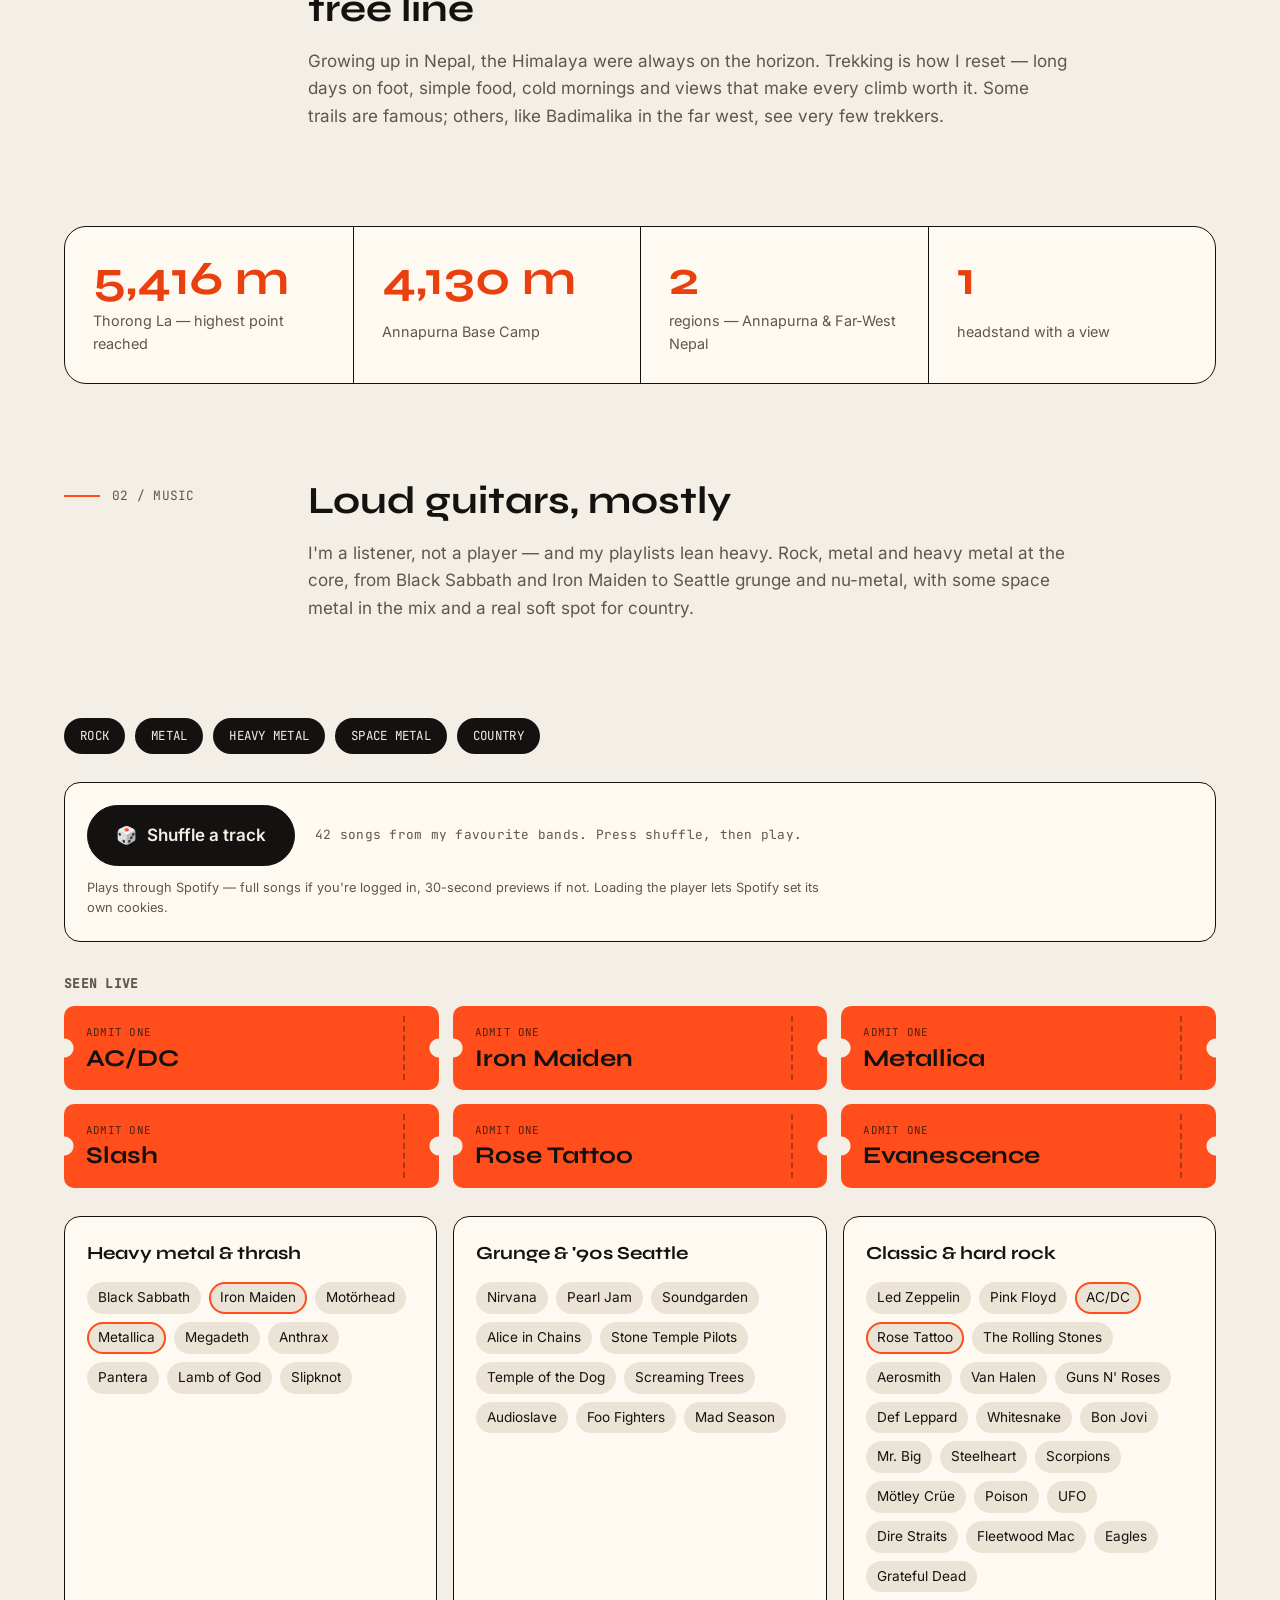
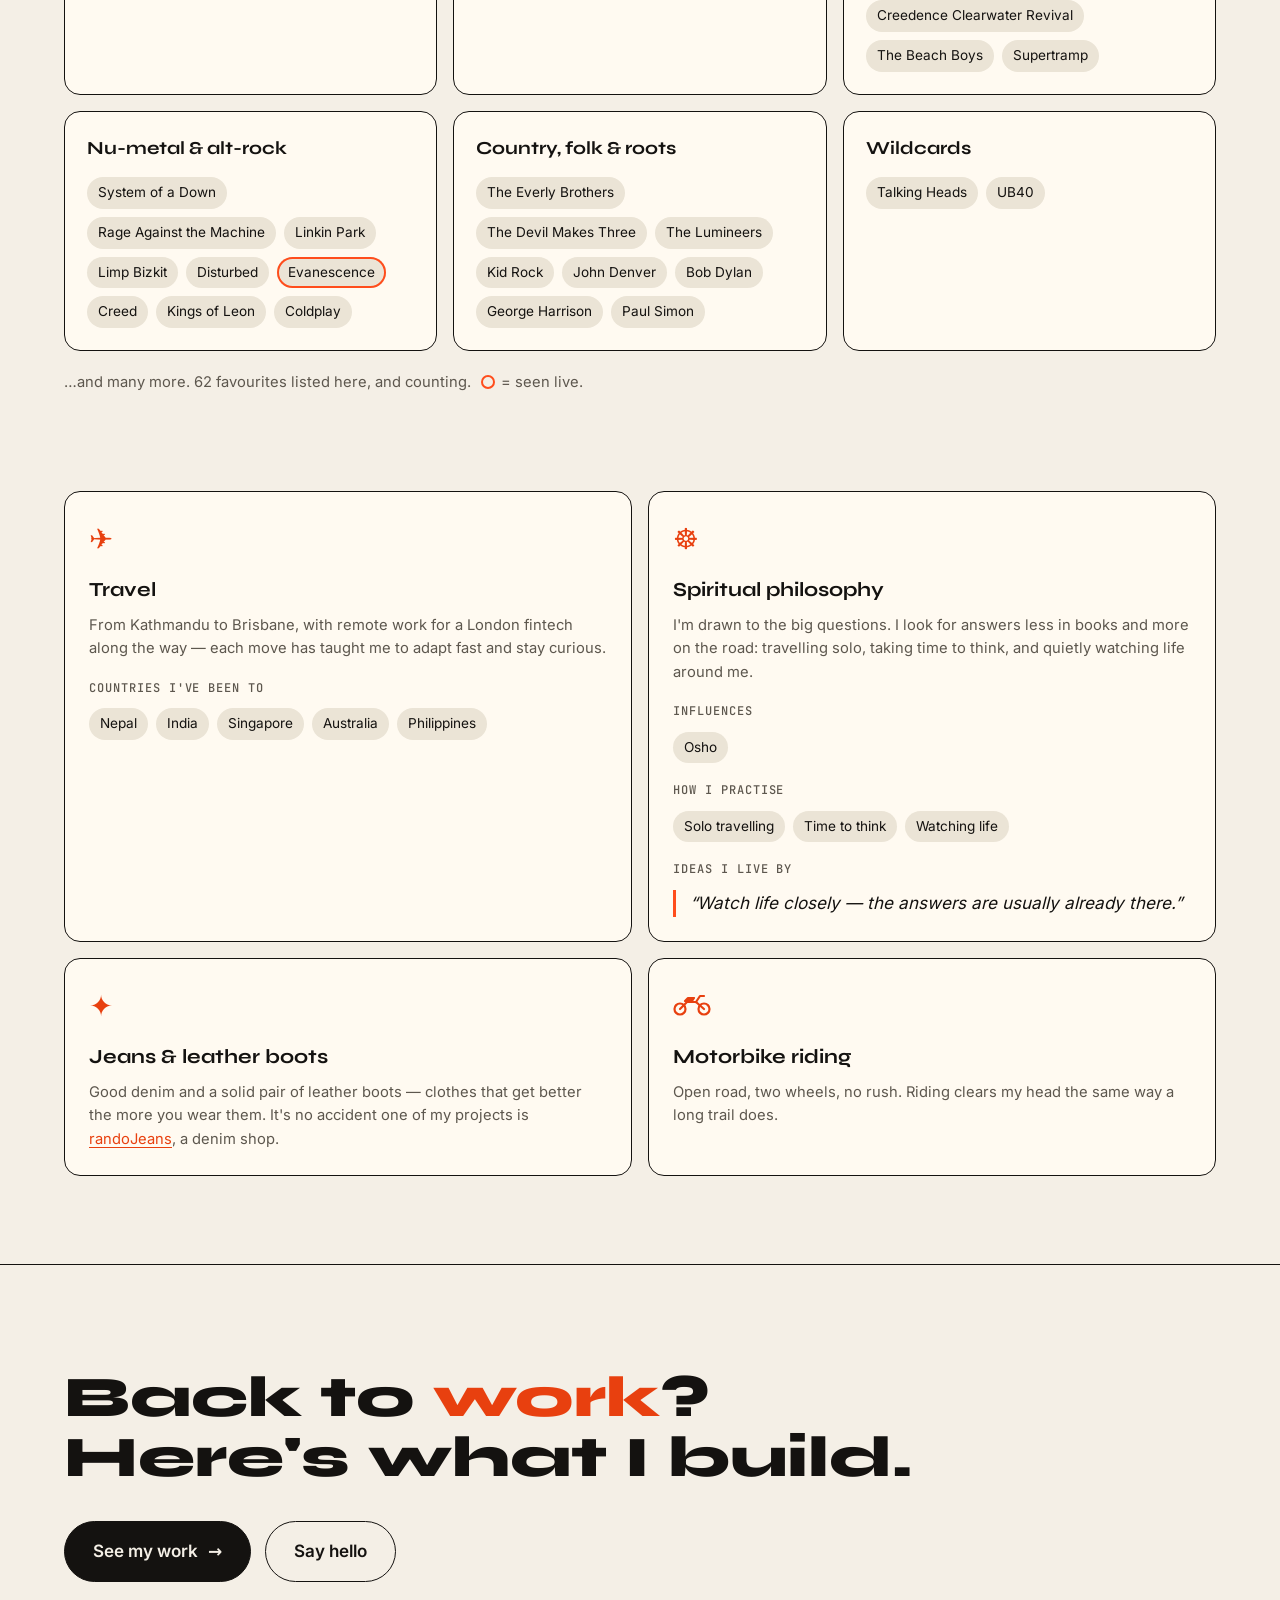
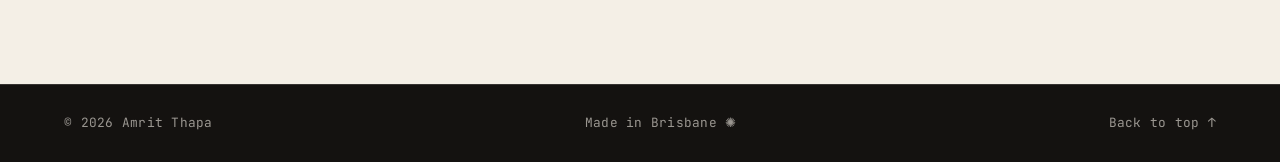
<file: beyond-code/index.html>
<!DOCTYPE html>
<html lang="en">
<head>
  <meta charset="UTF-8" />
  <meta name="viewport" content="width=device-width, initial-scale=1.0" />

  <title>Beyond the code — Amrit Thapa</title>
  <meta name="description" content="Off the clock: trekking in the Nepal Himalaya — Thorong La, Annapurna Base Camp, Mardi Himal, Badimalika — plus rock and metal, travel, philosophy, denim and motorbikes." />
  <meta name="author" content="Amrit Thapa" />
  <link rel="canonical" href="https://amritthapa.com/beyond-code/" />

  <!-- Same security policy as the other inner pages, plus the Spotify player iframe -->
  <meta http-equiv="Content-Security-Policy" content="
    default-src 'none';
    script-src 'self';
    style-src 'self';
    font-src 'self';
    img-src 'self' data:;
    frame-src https://open.spotify.com;
    child-src https://open.spotify.com;
    manifest-src 'self';
    form-action 'none';
    base-uri 'none';
    object-src 'none';
    require-trusted-types-for 'script';
    trusted-types 'none';
    upgrade-insecure-requests
  " />
  <meta name="referrer" content="strict-origin-when-cross-origin" />

  <!-- Icons -->
  <link rel="icon" href="/assets/icons/favicon.svg" type="image/svg+xml" />
  <link rel="icon" href="/assets/icons/favicon-32.png" sizes="32x32" type="image/png" />
  <link rel="apple-touch-icon" href="/assets/icons/apple-touch-icon.png" />
  <link rel="manifest" href="/site.webmanifest" />
  <meta name="theme-color" content="#141210" />

  <link rel="preload" href="/assets/fonts/syne-latin-800-normal.woff2" as="font" type="font/woff2" crossorigin />
  <link rel="preload" href="/assets/fonts/inter-latin-400-normal.woff2" as="font" type="font/woff2" crossorigin />
  <link rel="stylesheet" href="/styles.css?v=202611162300" />
</head>

<body class="case-page beyond-page">
  <a class="skip-link" href="#main">Skip to main content</a>
  <div class="cursor" aria-hidden="true"></div>


  <!-- ============================================================
       NAVIGATION (inner-page version)
       ============================================================ -->
  <header class="nav">
    <a href="/" class="logo">amrit<span>.</span></a>

    <nav class="case-nav" aria-label="Page navigation">
      <a href="/#work">← Work</a>
      <a href="/#contact">Contact</a>
    </nav>

    <button class="icon-btn theme-toggle" id="themeToggle" type="button" aria-label="Toggle colour theme"><svg width="18" height="18" viewBox="0 0 18 18" aria-hidden="true"><circle cx="9" cy="9" r="7.25" fill="none" stroke="currentColor" stroke-width="1.5"/><path d="M9 1.75a7.25 7.25 0 0 1 0 14.5z" fill="currentColor"/></svg></button>
  </header>


  <main id="main" tabindex="-1">

    <!-- ============================================================
         INTRO
         ============================================================ -->
    <section class="case-hero">
      <p class="eyebrow mono">Off the clock</p>

      <h1 class="case-title">
        Beyond<br />
        <span class="outline">the</span> <span class="accent">code</span>
      </h1>

      <p class="case-lead">
        When I'm not writing PHP, I'm usually on a mountain trail in Nepal — or planning the
        next one. Here's a little of what keeps me going outside work.
      </p>
    </section>


    <!-- ============================================================
         PHOTO CAROUSEL
         All trekking photos in one place. Swipe, use the arrows or the
         dots. Photos can't be clicked, dragged or right-clicked to save. Works as a plain swipeable strip even without JavaScript.
         ============================================================ -->
    <section class="case-section">
      <div class="carousel" id="trailCarousel" role="region" aria-roledescription="carousel" aria-label="Trekking photos">
        <div class="carousel-track" id="carouselTrack" tabindex="0">
        <figure class="slide" role="group" aria-roledescription="slide" aria-label="1 of 6">
          <div class="slide-frame">
            <img src="/assets/beyond/thorong-la.webp?wm=1"
                 srcset="/assets/beyond/thorong-la-sm.webp?wm=1 800w, /assets/beyond/thorong-la.webp?wm=1 1600w"
                 sizes="(max-width: 1100px) 100vw, 1100px"
                 width="1600" height="1200" fetchpriority="high"
                 alt="Amrit sitting under the Thorong La Pass sign at 5,416 metres, surrounded by colourful prayer flags, snow and a clear blue sky." />
          </div>
          <figcaption><strong>Thorong La Pass</strong><span class="mono">5,416 m · my highest point so far</span></figcaption>
        </figure>
        <figure class="slide slide-tall" role="group" aria-roledescription="slide" aria-label="2 of 6">
          <div class="slide-frame">
            <img src="/assets/beyond/annapurna-base-camp.webp?wm=1"
                 srcset="/assets/beyond/annapurna-base-camp-sm.webp?wm=1 640w, /assets/beyond/annapurna-base-camp.webp?wm=1 1080w"
                 sizes="(max-width: 640px) 80vw, 660px"
                 width="1080" height="1350" loading="lazy"
                 alt="A trekker with a bright green backpack cover walking towards the lodges of Annapurna Base Camp, beneath a huge snow-covered mountain face." />
          </div>
          <figcaption><strong>Annapurna Base Camp</strong><span class="mono">4,130 m · Annapurna region</span></figcaption>
        </figure>
        <figure class="slide" role="group" aria-roledescription="slide" aria-label="3 of 6">
          <div class="slide-frame">
            <img src="/assets/beyond/badimalika.webp?wm=1"
                 srcset="/assets/beyond/badimalika-sm.webp?wm=1 800w, /assets/beyond/badimalika.webp?wm=1 1600w"
                 sizes="(max-width: 1100px) 100vw, 1100px"
                 width="1600" height="1200" loading="lazy"
                 alt="A lone trekker with a red backpack crossing wide golden grassland ridges under a deep blue sky, with snow peaks far in the distance." />
          </div>
          <figcaption><strong>Triveni Badimalika</strong><span class="mono">Bajura · Far-West Nepal</span></figcaption>
        </figure>
        <figure class="slide slide-tall" role="group" aria-roledescription="slide" aria-label="4 of 6">
          <div class="slide-frame">
            <img src="/assets/beyond/mardi-trail.webp?wm=1"
                 srcset="/assets/beyond/mardi-trail-sm.webp?wm=1 600w, /assets/beyond/mardi-trail.webp?wm=1 1200w"
                 sizes="(max-width: 640px) 80vw, 660px"
                 width="1200" height="1600" loading="lazy"
                 alt="A trekker standing on a mossy rock on a green hillside, looking out at a snow-capped Himalayan peak rising above the clouds." />
          </div>
          <figcaption><strong>Mardi Himal trek</strong><span class="mono">Annapurna region</span></figcaption>
        </figure>
        <figure class="slide" role="group" aria-roledescription="slide" aria-label="5 of 6">
          <div class="slide-frame">
            <img src="/assets/beyond/bajura-camp.webp?wm=1"
                 srcset="/assets/beyond/bajura-camp-sm.webp?wm=1 800w, /assets/beyond/bajura-camp.webp?wm=1 1600w"
                 sizes="(max-width: 1100px) 100vw, 1100px"
                 width="1600" height="1200" loading="lazy"
                 alt="A green and orange tent and backpacks on a high grassy slope at sunset, with the mountain behind glowing red-orange." />
          </div>
          <figcaption><strong>Camping in remote Bajura</strong><span class="mono">Far-West Nepal · sunset</span></figcaption>
        </figure>
        <figure class="slide slide-tall" role="group" aria-roledescription="slide" aria-label="6 of 6">
          <div class="slide-frame">
            <img src="/assets/beyond/mardi-headstand.webp?wm=1"
                 srcset="/assets/beyond/mardi-headstand-sm.webp?wm=1 640w, /assets/beyond/mardi-headstand.webp?wm=1 720w"
                 sizes="(max-width: 640px) 80vw, 660px"
                 width="720" height="900" loading="lazy"
                 alt="Amrit doing a headstand in hiking boots on a grassy ridge, with snowy Himalayan peaks and clouds behind." />
          </div>
          <figcaption><strong>Upside down at Mardi Himal</strong><span class="mono">Best seat in the house</span></figcaption>
        </figure>
        </div>

        <div class="carousel-controls">
          <button type="button" class="icon-btn carousel-btn" id="carouselPrev" aria-label="Previous photo">←</button>
          <div class="carousel-dots">
          <button type="button" class="carousel-dot" aria-label="Show photo 1" aria-current="true"></button>
          <button type="button" class="carousel-dot" aria-label="Show photo 2"></button>
          <button type="button" class="carousel-dot" aria-label="Show photo 3"></button>
          <button type="button" class="carousel-dot" aria-label="Show photo 4"></button>
          <button type="button" class="carousel-dot" aria-label="Show photo 5"></button>
          <button type="button" class="carousel-dot" aria-label="Show photo 6"></button>
          </div>
          <p class="carousel-count mono" id="carouselCount" aria-live="polite">1 / 6</p>
          <button type="button" class="icon-btn carousel-btn" id="carouselNext" aria-label="Next photo">→</button>
        </div>
      </div>
    </section>


    <!-- ============================================================
         01 · TREKKING
         ============================================================ -->
    <section class="case-section case-split">
      <div class="section-label mono">01 / Trekking</div>
      <div class="case-copy">
        <h2>Happiest somewhere above the tree line</h2>
        <p>
          Growing up in Nepal, the Himalaya were always on the horizon. Trekking is how I reset —
          long days on foot, simple food, cold mornings and views that make every climb worth it.
          Some trails are famous; others, like Badimalika in the far west, see very few trekkers.
        </p>
      </div>
    </section>

    <section class="case-section">
      <ul class="case-stats">
        <li><strong>5,416 m</strong><span>Thorong La — highest point reached</span></li>
        <li><strong>4,130 m</strong><span>Annapurna Base Camp</span></li>
        <li><strong>2</strong><span>regions — Annapurna &amp; Far-West Nepal</span></li>
        <li><strong>1</strong><span>headstand with a view</span></li>
      </ul>
    </section>


    <!-- ============================================================
         02 · MUSIC
         Bands grouped by style — edit the lists freely.
         ============================================================ -->
    <section class="case-section case-split">
      <div class="section-label mono">02 / Music</div>
      <div class="case-copy">
        <h2>Loud guitars, mostly</h2>
        <p>
          I'm a listener, not a player — and my playlists lean heavy. Rock, metal and heavy
          metal at the core, from Black Sabbath and Iron Maiden to Seattle grunge and nu-metal,
          with some space metal in the mix and a real soft spot for country.
        </p>
      </div>
    </section>

    <section class="case-section">
      <ul class="genre-chips mono" aria-label="Favourite genres">
        <li>Rock</li>
        <li>Metal</li>
        <li>Heavy metal</li>
        <li>Space metal</li>
        <li>Country</li>
      </ul>

      <!--
        Shuffle player. Nothing from Spotify loads until the visitor presses
        the button (no third-party requests or cookies before that).
        To change the songs, edit the list below: title, artist and the
        Spotify track id (the part after /track/ in a Spotify link).
      -->
      <div class="shuffle" id="shufflePlayer">
        <div class="shuffle-head">
          <button type="button" class="btn btn-primary" id="shuffleBtn">
            <span aria-hidden="true">🎲</span> Shuffle a track
          </button>
          <p class="shuffle-now mono" id="shuffleNow" aria-live="polite">42 songs from my favourite bands. Press shuffle, then play.</p>
        </div>
        <div class="shuffle-frame" id="shuffleFrame"></div>
        <p class="case-small shuffle-note">Plays through Spotify — full songs if you're logged in, 30-second previews if not. Loading the player lets Spotify set its own cookies.</p>
      </div>

      <script type="application/json" id="trackList">
      [
        {
          "title": "Thunderstruck",
          "artist": "AC/DC",
          "id": "0mCOE18NsRyUuozn5NtFR2"
        },
        {
          "title": "The Trooper",
          "artist": "Iron Maiden",
          "id": "2pxAohyJptQWTQ5ZRWYijN"
        },
        {
          "title": "Enter Sandman",
          "artist": "Metallica",
          "id": "3jV5uMDHCYVaub5AnL5OsS"
        },
        {
          "title": "Anastasia",
          "artist": "Slash ft. Myles Kennedy & The Conspirators",
          "id": "7JJ22vCP45tMhZnAH4Sp1e"
        },
        {
          "title": "Bad Boy for Love",
          "artist": "Rose Tattoo",
          "id": "5ZeTy3XHureg2XSlUpflWw"
        },
        {
          "title": "Bring Me to Life",
          "artist": "Evanescence",
          "id": "7aZ0U06aZRbjvcFVeUgy5s"
        },
        {
          "title": "I Ain't No Nice Guy",
          "artist": "Motörhead",
          "id": "08hY5nWZ0NWfdAMBwRPIxr"
        },
        {
          "title": "High Flyer",
          "artist": "UFO",
          "id": "5ezLWEptQMLGXUCyiaU0In"
        },
        {
          "title": "Sabbath Bloody Sabbath",
          "artist": "Black Sabbath",
          "id": "2CzKVfVA9U7OKbIpAVPZOk"
        },
        {
          "title": "Symphony of Destruction",
          "artist": "Megadeth",
          "id": "4YJZjINIhakR98fnz1Pvup"
        },
        {
          "title": "Walk",
          "artist": "Pantera",
          "id": "7fcfNW0XxTWlwVlftzfDOR"
        },
        {
          "title": "Smells Like Teen Spirit",
          "artist": "Nirvana",
          "id": "1f3yAtsJtY87CTmM8RLnxf"
        },
        {
          "title": "Alive",
          "artist": "Pearl Jam",
          "id": "41XyM1zCc6LexR6eBk3x9O"
        },
        {
          "title": "Black Hole Sun",
          "artist": "Soundgarden",
          "id": "2EoOZnxNgtmZaD8uUmz2nD"
        },
        {
          "title": "Would?",
          "artist": "Alice in Chains",
          "id": "2da0KrvLB5acEfw9bCnwQY"
        },
        {
          "title": "Like a Stone",
          "artist": "Audioslave",
          "id": "5pgtKPzKRZnANqMxZdeMRt"
        },
        {
          "title": "All My Life",
          "artist": "Foo Fighters",
          "id": "6tsojOQ5wHaIjKqIryLZK6"
        },
        {
          "title": "Going to California",
          "artist": "Led Zeppelin",
          "id": "70gbuMqwNBE2Y5rkQJE9By"
        },
        {
          "title": "Time",
          "artist": "Pink Floyd",
          "id": "4xHWH1jwV5j4mBYRhxPbwZ"
        },
        {
          "title": "Sweet Child O' Mine",
          "artist": "Guns N' Roses",
          "id": "50qma2LfxTfAILyNlZEnpP"
        },
        {
          "title": "Pour Some Sugar on Me",
          "artist": "Def Leppard",
          "id": "0PdM2a6oIjqepoEfcJo0RO"
        },
        {
          "title": "Brothers in Arms",
          "artist": "Dire Straits",
          "id": "7EmSPZ9f1AiLR9eVHNSI62"
        },
        {
          "title": "Dreams",
          "artist": "Fleetwood Mac",
          "id": "3WV03INc92Zjk70oNmZ13j"
        },
        {
          "title": "Chop Suey!",
          "artist": "System of a Down",
          "id": "2DlHlPMa4M17kufBvI2lEN"
        },
        {
          "title": "Killing in the Name",
          "artist": "Rage Against the Machine",
          "id": "18LRhdvaJNUjP4OVmMnShU"
        },
        {
          "title": "In the End",
          "artist": "Linkin Park",
          "id": "60a0Rd6pjrkxjPbaKzXjfq"
        },
        {
          "title": "Ho Hey",
          "artist": "The Lumineers",
          "id": "1jdNcAD8Ir58RlsdGjJJdx"
        },
        {
          "title": "Bye Bye Love",
          "artist": "The Everly Brothers",
          "id": "3FOXmp6chNYA69div6UtC2"
        },
        {
          "title": "This Must Be the Place (Naive Melody)",
          "artist": "Talking Heads",
          "id": "56yGid4Uw9qa9kmHXiiNTX"
        },
        {
          "title": "Only God Knows Why",
          "artist": "Kid Rock",
          "id": "408weVAqmKDOFE22nCQ1On"
        },
        {
          "title": "Take Me Home, Country Roads",
          "artist": "John Denver",
          "id": "1QbOvACeYanja5pbnJbAmk"
        },
        {
          "title": "River of Deceit",
          "artist": "Mad Season",
          "id": "5EUsI3LIV042IV5ydksV9y"
        },
        {
          "title": "Every Rose Has Its Thorn",
          "artist": "Poison",
          "id": "5qaSekPPKHIEA1Yn0qkCaC"
        },
        {
          "title": "No One Like You",
          "artist": "Scorpions",
          "id": "12SybObqlwY8pYFNKn12yp"
        },
        {
          "title": "Home Sweet Home",
          "artist": "Mötley Crüe",
          "id": "6miB3at8s4itUuLbbSpAUo"
        },
        {
          "title": "Up Around the Bend",
          "artist": "Creedence Clearwater Revival",
          "id": "36gPq8WG7tDxrblyGVUCiT"
        },
        {
          "title": "Kokomo",
          "artist": "The Beach Boys",
          "id": "2STQAr3BRiAeeveJ07gZh7"
        },
        {
          "title": "Babaji",
          "artist": "Supertramp",
          "id": "2f1EQPSTxgzuTqUuZdQaZp"
        },
        {
          "title": "All Things Must Pass",
          "artist": "George Harrison",
          "id": "6QLFNz62dpOgQTloWuUbNh"
        },
        {
          "title": "My Sweet Lord",
          "artist": "George Harrison",
          "id": "1sKBrygiRWwQ7qBdnnYcbG"
        },
        {
          "title": "Blowin' in the Wind",
          "artist": "Bob Dylan",
          "id": "2Z56EQoUcUgd1oaYFt3rse"
        },
        {
          "title": "Diamonds on the Soles of Her Shoes",
          "artist": "Paul Simon",
          "id": "71GvlH0VdeClloLIkHrAVu"
        }
      ]
      </script>

      <!-- Concerts I've been to — styled like tickets -->
      <div class="seen-live">
        <h3 class="seen-live-title mono">Seen live</h3>
        <ul class="tickets">
          <li class="ticket"><span class="mono">Admit one</span><strong>AC/DC</strong></li>
          <li class="ticket"><span class="mono">Admit one</span><strong>Iron Maiden</strong></li>
          <li class="ticket"><span class="mono">Admit one</span><strong>Metallica</strong></li>
          <li class="ticket"><span class="mono">Admit one</span><strong>Slash</strong></li>
          <li class="ticket"><span class="mono">Admit one</span><strong>Rose Tattoo</strong></li>
          <li class="ticket"><span class="mono">Admit one</span><strong>Evanescence</strong></li>
        </ul>
      </div>

      <div class="band-groups">
        <article class="band-group">
          <h3>Heavy metal &amp; thrash</h3>
          <ul class="band-chips">
            <li>Black Sabbath</li>
            <li class="is-live">Iron Maiden<span class="sr-only"> (seen live)</span></li>
            <li>Motörhead</li>
            <li class="is-live">Metallica<span class="sr-only"> (seen live)</span></li>
            <li>Megadeth</li>
            <li>Anthrax</li>
            <li>Pantera</li>
            <li>Lamb of God</li>
            <li>Slipknot</li>
          </ul>
        </article>
        <article class="band-group">
          <h3>Grunge &amp; &#x27;90s Seattle</h3>
          <ul class="band-chips">
            <li>Nirvana</li>
            <li>Pearl Jam</li>
            <li>Soundgarden</li>
            <li>Alice in Chains</li>
            <li>Stone Temple Pilots</li>
            <li>Temple of the Dog</li>
            <li>Screaming Trees</li>
            <li>Audioslave</li>
            <li>Foo Fighters</li>
            <li>Mad Season</li>
          </ul>
        </article>
        <article class="band-group">
          <h3>Classic &amp; hard rock</h3>
          <ul class="band-chips">
            <li>Led Zeppelin</li>
            <li>Pink Floyd</li>
            <li class="is-live">AC/DC<span class="sr-only"> (seen live)</span></li>
            <li class="is-live">Rose Tattoo<span class="sr-only"> (seen live)</span></li>
            <li>The Rolling Stones</li>
            <li>Aerosmith</li>
            <li>Van Halen</li>
            <li>Guns N&#x27; Roses</li>
            <li>Def Leppard</li>
            <li>Whitesnake</li>
            <li>Bon Jovi</li>
            <li>Mr. Big</li>
            <li>Steelheart</li>
            <li>Scorpions</li>
            <li>Mötley Crüe</li>
            <li>Poison</li>
            <li>UFO</li>
            <li>Dire Straits</li>
            <li>Fleetwood Mac</li>
            <li>Eagles</li>
            <li>Grateful Dead</li>
            <li>Creedence Clearwater Revival</li>
            <li>The Beach Boys</li>
            <li>Supertramp</li>
          </ul>
        </article>
        <article class="band-group">
          <h3>Nu-metal &amp; alt-rock</h3>
          <ul class="band-chips">
            <li>System of a Down</li>
            <li>Rage Against the Machine</li>
            <li>Linkin Park</li>
            <li>Limp Bizkit</li>
            <li>Disturbed</li>
            <li class="is-live">Evanescence<span class="sr-only"> (seen live)</span></li>
            <li>Creed</li>
            <li>Kings of Leon</li>
            <li>Coldplay</li>
          </ul>
        </article>
        <article class="band-group">
          <h3>Country, folk &amp; roots</h3>
          <ul class="band-chips">
            <li>The Everly Brothers</li>
            <li>The Devil Makes Three</li>
            <li>The Lumineers</li>
            <li>Kid Rock</li>
            <li>John Denver</li>
            <li>Bob Dylan</li>
            <li>George Harrison</li>
            <li>Paul Simon</li>
          </ul>
        </article>
        <article class="band-group">
          <h3>Wildcards</h3>
          <ul class="band-chips">
            <li>Talking Heads</li>
            <li>UB40</li>
          </ul>
        </article>
      </div>

      <p class="case-small">…and many more. 62 favourites listed here, and counting. <span class="live-key" aria-hidden="true"></span> = seen live.</p>
    </section>


    <!-- ============================================================
         03 · TRAVEL, PHILOSOPHY, DENIM &amp; BOOTS, MOTORBIKES
         ============================================================ -->
    <section class="case-section">
      <div class="case-cards interest-cards interest-cards-2">
        <article class="case-card">
          <span class="interest-icon" aria-hidden="true">✈</span>
          <h3>Travel</h3>
          <p>From Kathmandu to Brisbane, with remote work for a London fintech along the way — each move has taught me to adapt fast and stay curious.</p>
          <h4 class="country-title mono">Countries I've been to</h4>
          <ul class="band-chips country-chips">
            <li>Nepal</li>
            <li>India</li>
            <li>Singapore</li>
            <li>Australia</li>
            <li>Philippines</li>
          </ul>
        </article>
        <article class="case-card">
          <span class="interest-icon" aria-hidden="true">☸</span>
          <h3>Spiritual philosophy</h3>
          <p>I'm drawn to the big questions. I look for answers less in books and more on the road: travelling solo, taking time to think, and quietly watching life around me.</p>

          <h4 class="country-title mono">Influences</h4>
          <ul class="band-chips">
            <li>Osho</li>
          </ul>

          <h4 class="country-title mono">How I practise</h4>
          <ul class="band-chips">
            <li>Solo travelling</li>
            <li>Time to think</li>
            <li>Watching life</li>
          </ul>

          <h4 class="country-title mono">Ideas I live by</h4>
          <blockquote class="life-idea">“Watch life closely — the answers are usually already there.”</blockquote>
        </article>
        <article class="case-card">
          <span class="interest-icon" aria-hidden="true">✦</span>
          <h3>Jeans &amp; leather boots</h3>
          <p>Good denim and a solid pair of leather boots — clothes that get better the more you wear them. It's no accident one of my projects is <a href="/work/randojeans/">randoJeans</a>, a denim shop.</p>
        </article>
        <article class="case-card">
          <span class="interest-icon" aria-hidden="true">
            <svg width="38" height="26" viewBox="0 0 38 26" fill="none" stroke="currentColor" stroke-width="2.2" stroke-linecap="round" stroke-linejoin="round"><circle cx="7" cy="19" r="5.5"/><circle cx="31" cy="19" r="5.5"/><path d="M7 19l7-7h9l8 7"/><path d="M12 11h7l2-3h-6z" fill="currentColor"/><path d="M23 12l4-6h4"/></svg>
          </span>
          <h3>Motorbike riding</h3>
          <p>Open road, two wheels, no rush. Riding clears my head the same way a long trail does.</p>
        </article>
      </div>
    </section>


    <!-- ============================================================
         CALL TO ACTION
         ============================================================ -->
    <section class="case-cta">
      <h2>Back to <span class="accent">work</span>? Here's what I build.</h2>
      <div class="hero-cta">
        <a href="/#work" class="btn btn-primary magnetic">See my work <span>→</span></a>
        <a href="/#contact" class="btn btn-ghost magnetic">Say hello</a>
      </div>
    </section>

  </main>


  <!-- ============================================================
       FOOTER
       ============================================================ -->
  <footer class="footer mono">
    <span>© <span id="year"></span> Amrit Thapa</span>
    <span>Made in Brisbane ✺</span>
    <a href="#main">Back to top ↑</a>
  </footer>

  <script src="/script.js?v=202611162300" defer></script>
</body>
</html>
</file>
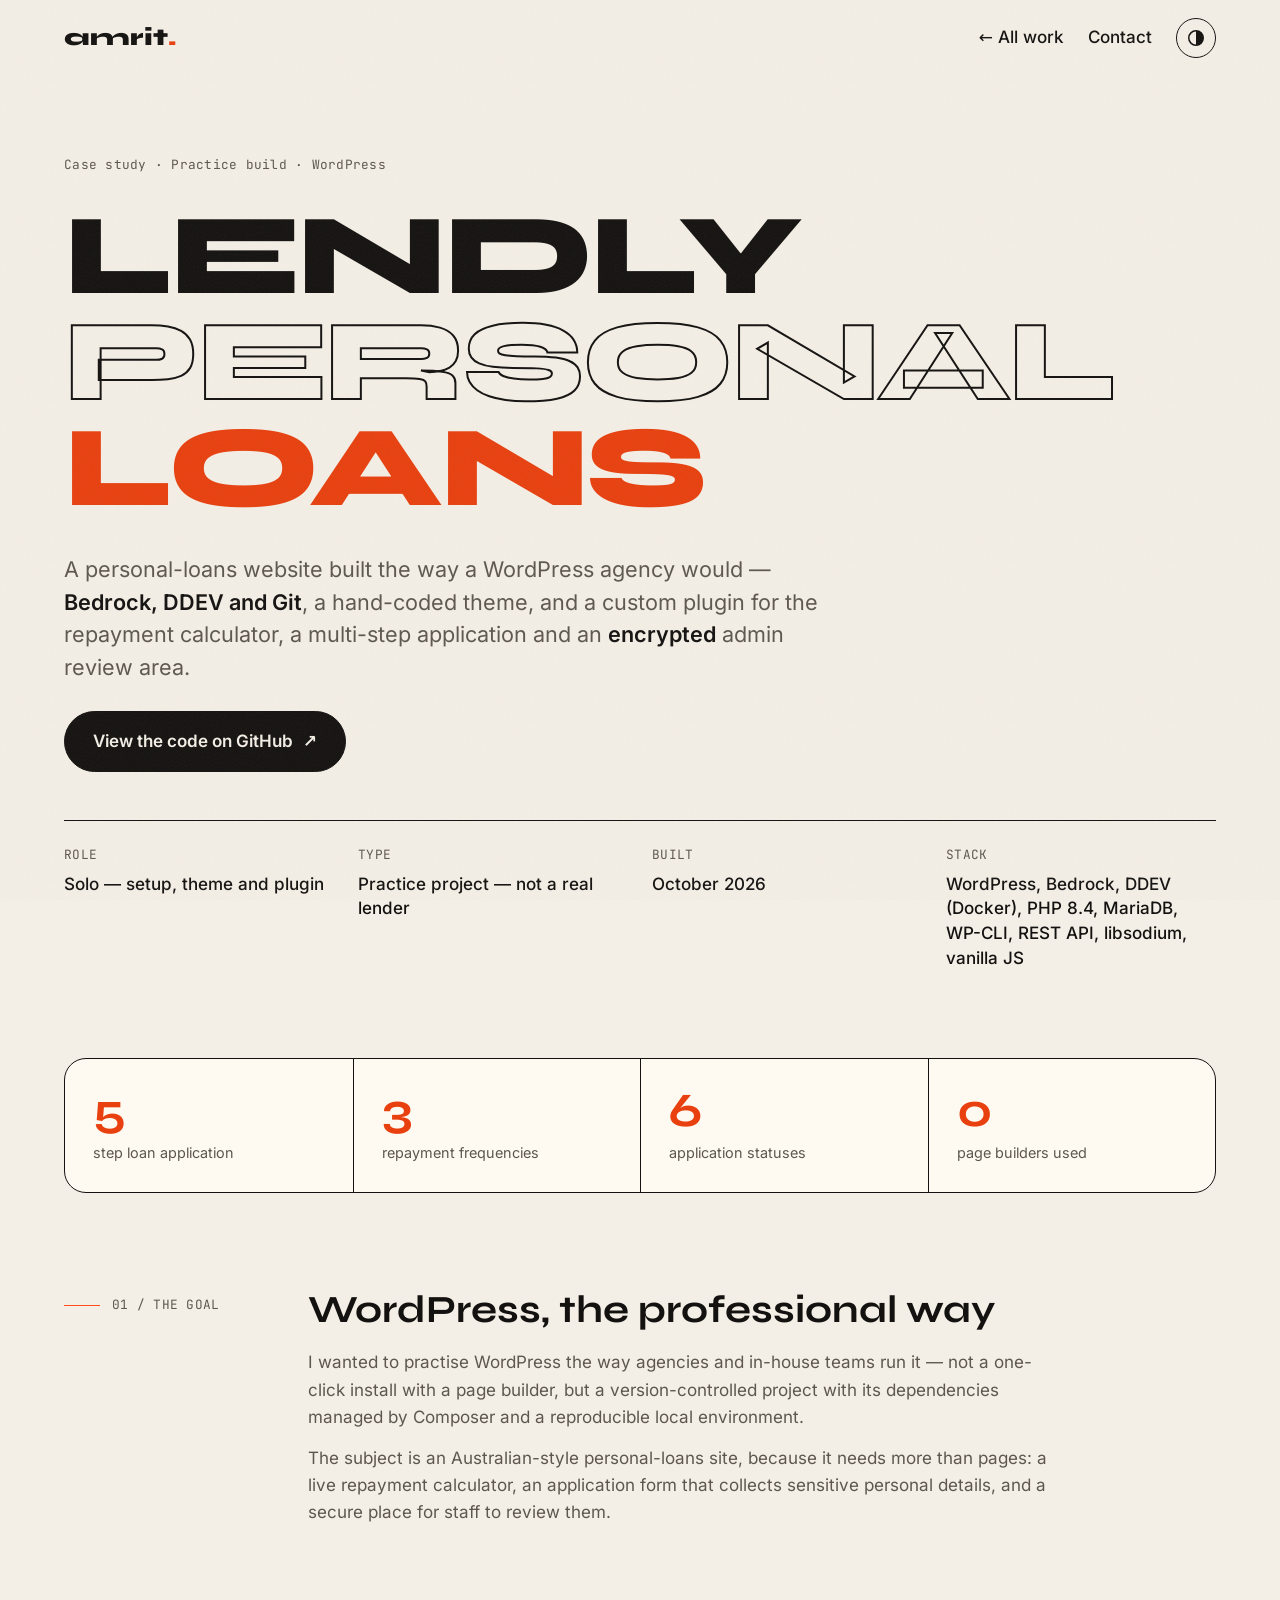
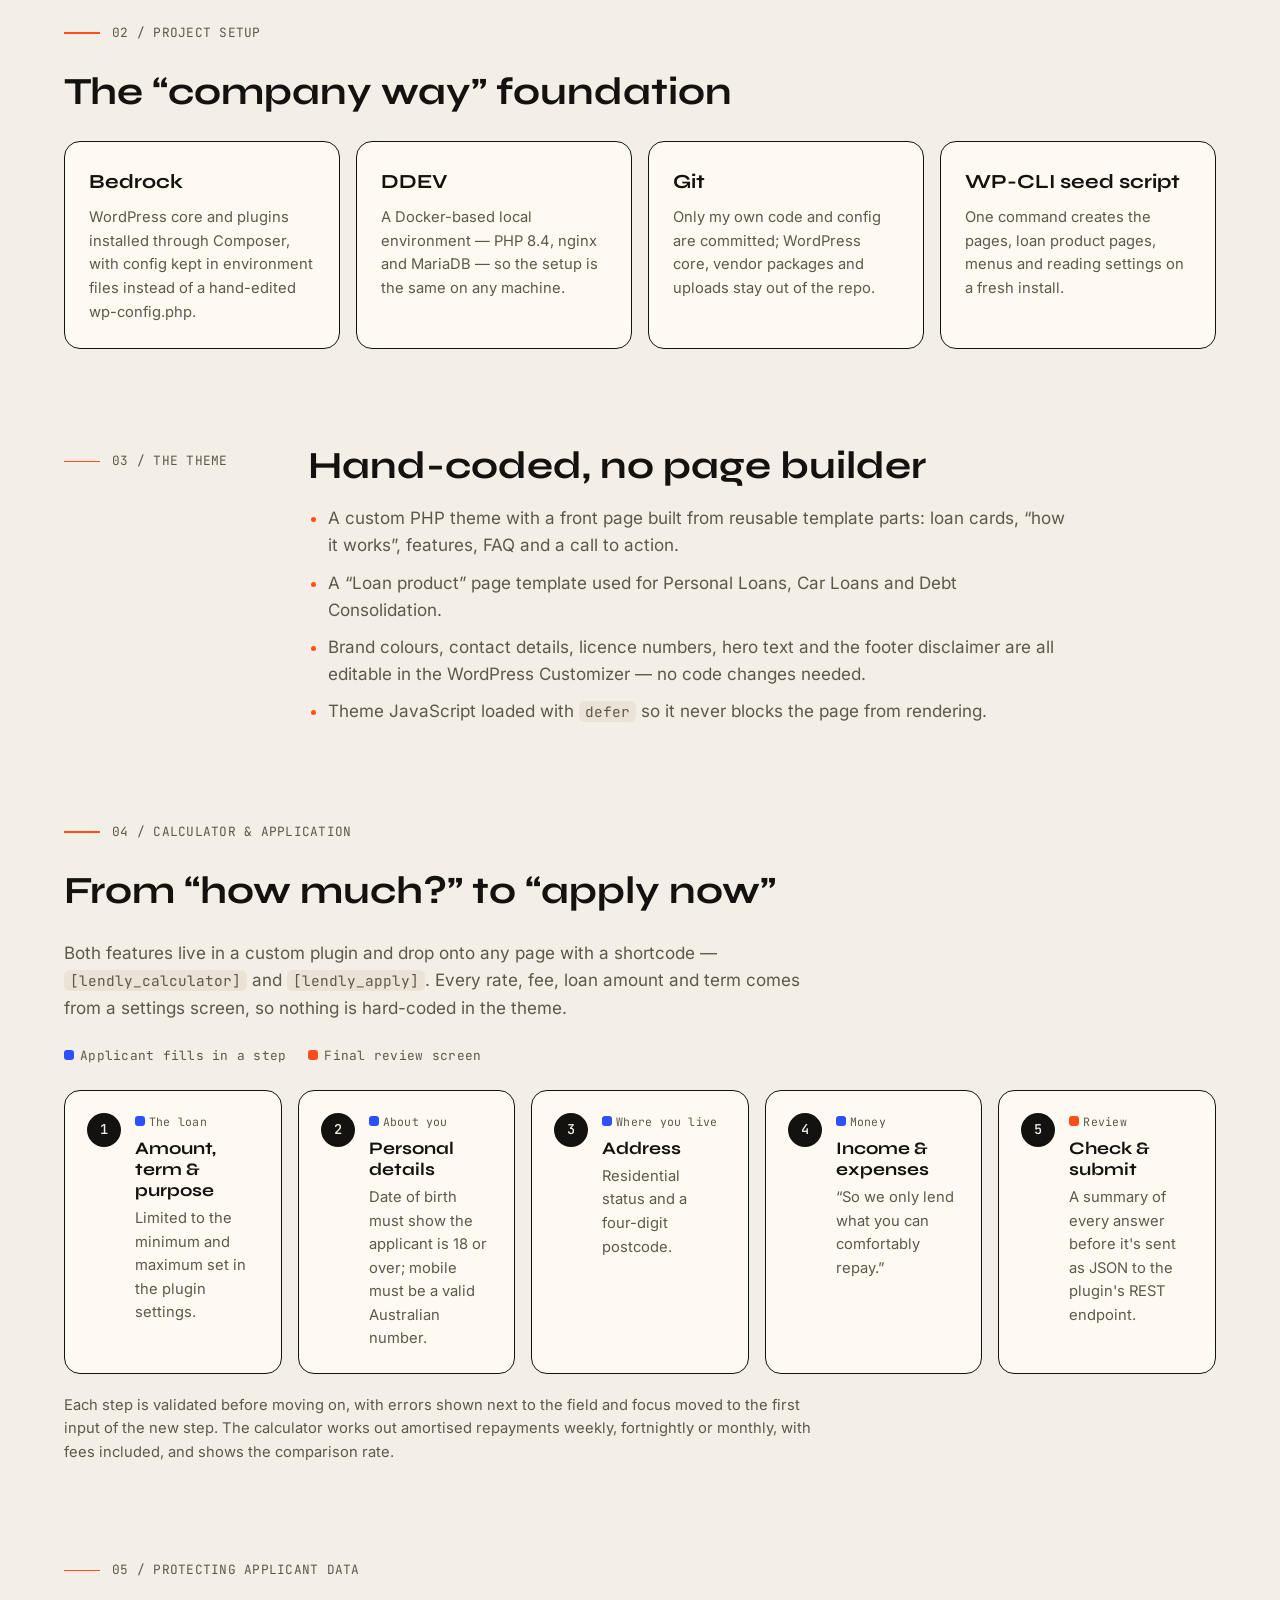
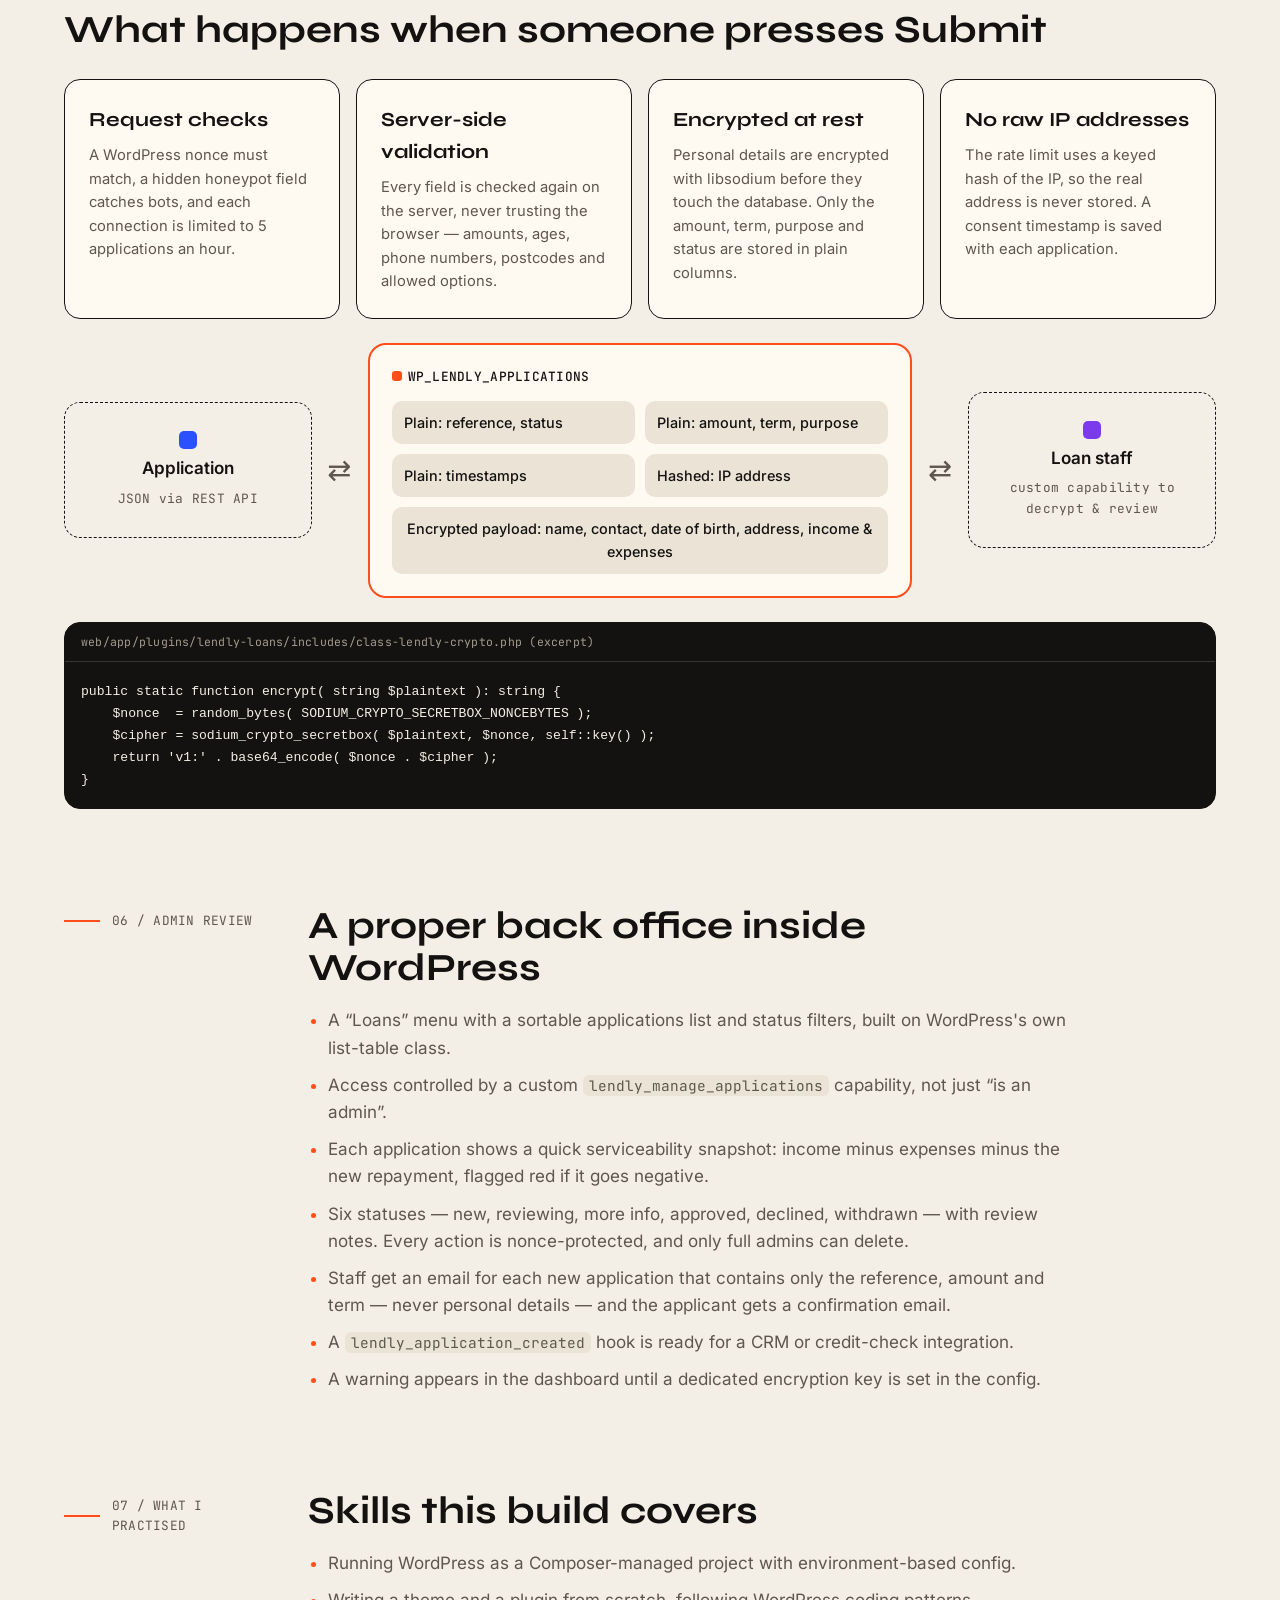
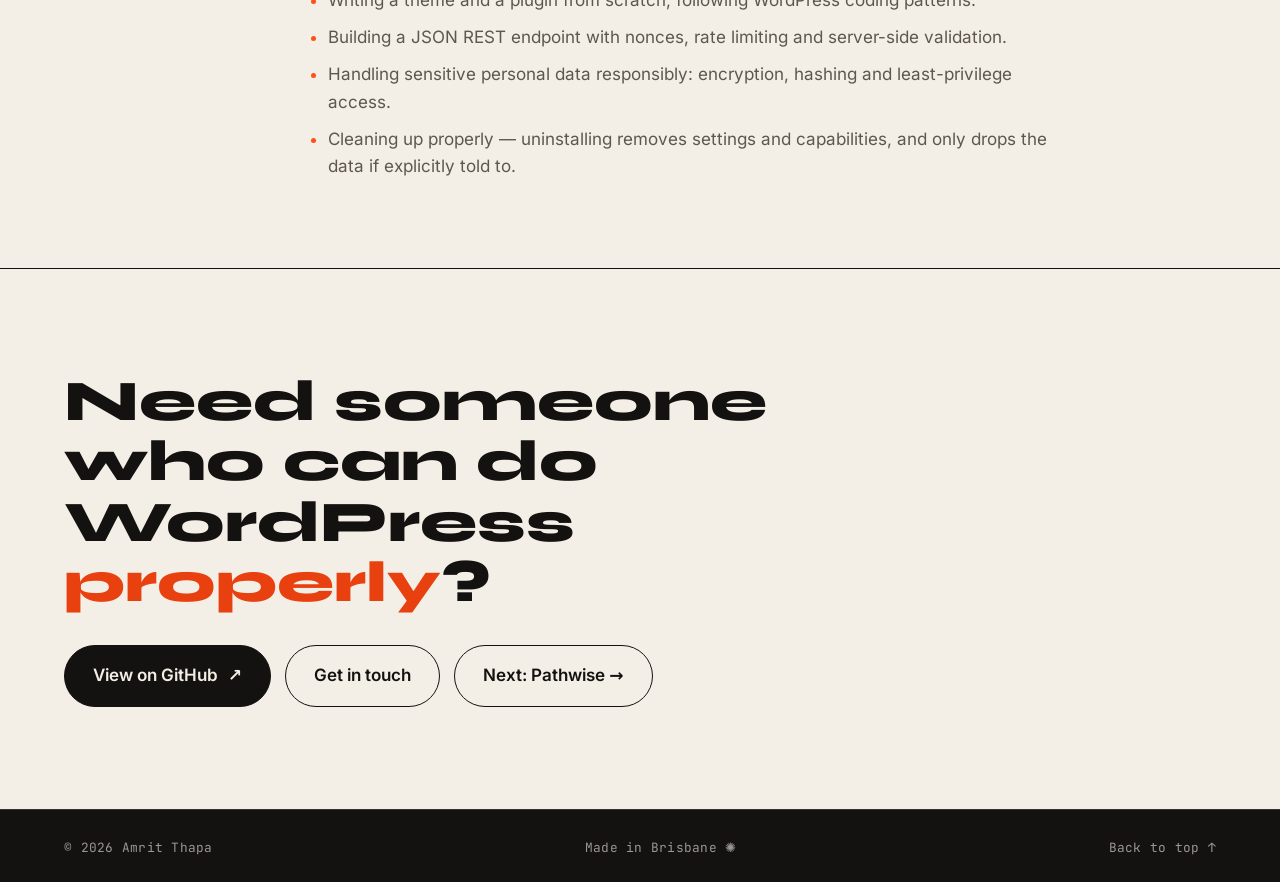
<file: work/lendly/index.html>
<!DOCTYPE html>
<html lang="en">
<head>
  <meta charset="UTF-8" />
  <meta name="viewport" content="width=device-width, initial-scale=1.0" />

  <title>Lendly — Case Study · Amrit Thapa</title>
  <meta name="description" content="Lendly: a personal-loans WordPress site built the professional way — Bedrock, DDEV and Git, a hand-coded theme and a custom plugin with a repayment calculator, multi-step application and encrypted applicant data." />
  <meta name="author" content="Amrit Thapa" />
  <link rel="canonical" href="https://amritthapa.com/work/lendly/" />

  <!-- Same security policy as the other case-study pages -->
  <meta http-equiv="Content-Security-Policy" content="
    default-src 'none';
    script-src 'self';
    style-src 'self';
    font-src 'self';
    img-src 'self' data:;
    manifest-src 'self';
    form-action 'none';
    base-uri 'none';
    object-src 'none';
    require-trusted-types-for 'script';
    trusted-types 'none';
    upgrade-insecure-requests
  " />
  <meta name="referrer" content="strict-origin-when-cross-origin" />

  <!-- Icons -->
  <link rel="icon" href="/assets/icons/favicon.svg" type="image/svg+xml" />
  <link rel="icon" href="/assets/icons/favicon-32.png" sizes="32x32" type="image/png" />
  <link rel="apple-touch-icon" href="/assets/icons/apple-touch-icon.png" />
  <link rel="manifest" href="/site.webmanifest" />
  <meta name="theme-color" content="#141210" />

  <!-- Structured data: an article about a piece of software I built -->
  <script type="application/ld+json">
    {
      "@context": "https://schema.org",
      "@type": "Article",
      "headline": "Lendly — Case Study",
      "description": "A personal-loans WordPress practice build with Bedrock, DDEV, a custom theme and a custom loans plugin.",
      "url": "https://amritthapa.com/work/lendly/",
      "datePublished": "2026-11-09T15:00:00+10:00",
      "dateModified": "2026-11-09T15:00:00+10:00",
      "author": {
        "@type": "Person",
        "name": "Amrit Thapa",
        "url": "https://amritthapa.com/"
      },
      "about": {
        "@type": "SoftwareSourceCode",
        "name": "Lendly",
        "codeRepository": "https://github.com/amritjung/lendly",
        "programmingLanguage": "PHP"
      }
    }
  </script>

  <link rel="preload" href="/assets/fonts/syne-latin-800-normal.woff2" as="font" type="font/woff2" crossorigin />
  <link rel="preload" href="/assets/fonts/inter-latin-400-normal.woff2" as="font" type="font/woff2" crossorigin />
  <link rel="stylesheet" href="/styles.css?v=202611162300" />
</head>

<body class="case-page">
  <a class="skip-link" href="#main">Skip to main content</a>
  <div class="cursor" aria-hidden="true"></div>


  <!-- ============================================================
       NAVIGATION (case-study version)
       ============================================================ -->
  <header class="nav">
    <a href="/" class="logo">amrit<span>.</span></a>

    <nav class="case-nav" aria-label="Case study navigation">
      <a href="/#work">← All work</a>
      <a href="/#contact">Contact</a>
    </nav>

    <button class="icon-btn theme-toggle" id="themeToggle" type="button" aria-label="Toggle colour theme"><svg width="18" height="18" viewBox="0 0 18 18" aria-hidden="true"><circle cx="9" cy="9" r="7.25" fill="none" stroke="currentColor" stroke-width="1.5"/><path d="M9 1.75a7.25 7.25 0 0 1 0 14.5z" fill="currentColor"/></svg></button>
  </header>


  <main id="main" tabindex="-1">

    <!-- ============================================================
         INTRO
         ============================================================ -->
    <section class="case-hero">
      <p class="eyebrow mono">Case study · Practice build · WordPress</p>

      <h1 class="case-title">
        Lendly<br />
        <span class="outline">personal</span> <span class="accent">loans</span>
      </h1>

      <p class="case-lead">
        A personal-loans website built the way a WordPress agency would — <strong>Bedrock, DDEV
        and Git</strong>, a hand-coded theme, and a custom plugin for the repayment calculator,
        a multi-step application and an <strong>encrypted</strong> admin review area.
      </p>

      <div class="hero-cta case-actions">
        <a href="https://github.com/amritjung/lendly" class="btn btn-primary magnetic" target="_blank" rel="noopener noreferrer">View the code on GitHub <span>↗</span></a>
      </div>

      <!-- Quick facts -->
      <dl class="case-meta">
        <div>
          <dt class="mono">Role</dt>
          <dd>Solo — setup, theme and plugin</dd>
        </div>
        <div>
          <dt class="mono">Type</dt>
          <dd>Practice project — not a real lender</dd>
        </div>
        <div>
          <dt class="mono">Built</dt>
          <dd>October 2026</dd>
        </div>
        <div>
          <dt class="mono">Stack</dt>
          <dd>WordPress, Bedrock, DDEV (Docker), PHP 8.4, MariaDB, WP-CLI, REST API, libsodium, vanilla JS</dd>
        </div>
      </dl>
    </section>


    <!-- ============================================================
         KEY NUMBERS
         ============================================================ -->
    <section class="case-section">
      <ul class="case-stats">
        <li><strong>5</strong><span>step loan application</span></li>
        <li><strong>3</strong><span>repayment frequencies</span></li>
        <li><strong>6</strong><span>application statuses</span></li>
        <li><strong>0</strong><span>page builders used</span></li>
      </ul>
    </section>


    <!-- ============================================================
         01 · THE GOAL
         ============================================================ -->
    <section class="case-section case-split">
      <div class="section-label mono">01 / The goal</div>
      <div class="case-copy">
        <h2>WordPress, the professional way</h2>
        <p>
          I wanted to practise WordPress the way agencies and in-house teams run it — not a
          one-click install with a page builder, but a version-controlled project with its
          dependencies managed by Composer and a reproducible local environment.
        </p>
        <p>
          The subject is an Australian-style personal-loans site, because it needs more than
          pages: a live repayment calculator, an application form that collects sensitive
          personal details, and a secure place for staff to review them.
        </p>
      </div>
    </section>


    <!-- ============================================================
         02 · PROJECT SETUP
         ============================================================ -->
    <section class="case-section">
      <div class="section-label mono">02 / Project setup</div>
      <h2 class="case-h2">The “company way” foundation</h2>

      <div class="case-cards">
        <article class="case-card">
          <h3>Bedrock</h3>
          <p>WordPress core and plugins installed through Composer, with config kept in environment files instead of a hand-edited wp-config.php.</p>
        </article>
        <article class="case-card">
          <h3>DDEV</h3>
          <p>A Docker-based local environment — PHP 8.4, nginx and MariaDB — so the setup is the same on any machine.</p>
        </article>
        <article class="case-card">
          <h3>Git</h3>
          <p>Only my own code and config are committed; WordPress core, vendor packages and uploads stay out of the repo.</p>
        </article>
        <article class="case-card">
          <h3>WP-CLI seed script</h3>
          <p>One command creates the pages, loan product pages, menus and reading settings on a fresh install.</p>
        </article>
      </div>
    </section>


    <!-- ============================================================
         03 · THE THEME
         ============================================================ -->
    <section class="case-section case-split">
      <div class="section-label mono">03 / The theme</div>
      <div class="case-copy">
        <h2>Hand-coded, no page builder</h2>
        <ul class="case-list">
          <li>A custom PHP theme with a front page built from reusable template parts: loan cards, “how it works”, features, FAQ and a call to action.</li>
          <li>A “Loan product” page template used for Personal Loans, Car Loans and Debt Consolidation.</li>
          <li>Brand colours, contact details, licence numbers, hero text and the footer disclaimer are all editable in the WordPress Customizer — no code changes needed.</li>
          <li>Theme JavaScript loaded with <code>defer</code> so it never blocks the page from rendering.</li>
        </ul>
      </div>
    </section>


    <!-- ============================================================
         04 · CALCULATOR & APPLICATION
         ============================================================ -->
    <section class="case-section">
      <div class="section-label mono">04 / Calculator &amp; application</div>
      <h2 class="case-h2">From “how much?” to “apply now”</h2>

      <div class="case-copy case-intro">
        <p>
          Both features live in a custom plugin and drop onto any page with a shortcode —
          <code>[lendly_calculator]</code> and <code>[lendly_apply]</code>. Every rate, fee,
          loan amount and term comes from a settings screen, so nothing is hard-coded in the theme.
        </p>
      </div>

      <ul class="flow-key mono" aria-label="Application steps">
        <li><span class="chip chip-customer"></span>Applicant fills in a step</li>
        <li><span class="chip chip-gateway"></span>Final review screen</li>
      </ul>

      <ol class="flow flow-5">
        <li class="flow-step">
          <span class="flow-num">1</span>
          <div>
            <p class="flow-actors mono"><span class="chip chip-customer"></span>The loan</p>
            <h3>Amount, term &amp; purpose</h3>
            <p>Limited to the minimum and maximum set in the plugin settings.</p>
          </div>
        </li>
        <li class="flow-step">
          <span class="flow-num">2</span>
          <div>
            <p class="flow-actors mono"><span class="chip chip-customer"></span>About you</p>
            <h3>Personal details</h3>
            <p>Date of birth must show the applicant is 18 or over; mobile must be a valid Australian number.</p>
          </div>
        </li>
        <li class="flow-step">
          <span class="flow-num">3</span>
          <div>
            <p class="flow-actors mono"><span class="chip chip-customer"></span>Where you live</p>
            <h3>Address</h3>
            <p>Residential status and a four-digit postcode.</p>
          </div>
        </li>
        <li class="flow-step">
          <span class="flow-num">4</span>
          <div>
            <p class="flow-actors mono"><span class="chip chip-customer"></span>Money</p>
            <h3>Income &amp; expenses</h3>
            <p>“So we only lend what you can comfortably repay.”</p>
          </div>
        </li>
        <li class="flow-step">
          <span class="flow-num">5</span>
          <div>
            <p class="flow-actors mono"><span class="chip chip-gateway"></span>Review</p>
            <h3>Check &amp; submit</h3>
            <p>A summary of every answer before it's sent as JSON to the plugin's REST endpoint.</p>
          </div>
        </li>
      </ol>

      <p class="case-small">
        Each step is validated before moving on, with errors shown next to the field and focus
        moved to the first input of the new step. The calculator works out amortised repayments
        weekly, fortnightly or monthly, with fees included, and shows the comparison rate.
      </p>
    </section>


    <!-- ============================================================
         05 · PROTECTING APPLICANT DATA
         ============================================================ -->
    <section class="case-section">
      <div class="section-label mono">05 / Protecting applicant data</div>
      <h2 class="case-h2">What happens when someone presses Submit</h2>

      <div class="case-cards">
        <article class="case-card">
          <h3>Request checks</h3>
          <p>A WordPress nonce must match, a hidden honeypot field catches bots, and each connection is limited to 5 applications an hour.</p>
        </article>
        <article class="case-card">
          <h3>Server-side validation</h3>
          <p>Every field is checked again on the server, never trusting the browser — amounts, ages, phone numbers, postcodes and allowed options.</p>
        </article>
        <article class="case-card">
          <h3>Encrypted at rest</h3>
          <p>Personal details are encrypted with libsodium before they touch the database. Only the amount, term, purpose and status are stored in plain columns.</p>
        </article>
        <article class="case-card">
          <h3>No raw IP addresses</h3>
          <p>The rate limit uses a keyed hash of the IP, so the real address is never stored. A consent timestamp is saved with each application.</p>
        </article>
      </div>

      <!-- Database split: what's readable vs. what's encrypted -->
      <div class="arch" role="img" aria-label="Diagram: the application is split into plain columns (reference, status, amount, term, purpose, timestamps, hashed IP) and an encrypted payload holding name, contact details, date of birth, address, income and expenses. Only staff with the loans capability can decrypt it in the admin area.">
        <div class="arch-side">
          <span class="chip chip-customer"></span>
          <strong>Application</strong>
          <small class="mono">JSON via REST API</small>
        </div>

        <div class="arch-arrow" aria-hidden="true">⇄</div>

        <div class="arch-core">
          <p class="arch-title mono"><span class="chip chip-gateway"></span>wp_lendly_applications</p>
          <ul>
            <li>Plain: reference, status</li>
            <li>Plain: amount, term, purpose</li>
            <li>Plain: timestamps</li>
            <li>Hashed: IP address</li>
            <li class="arch-wide">Encrypted payload: name, contact, date of birth, address, income &amp; expenses</li>
          </ul>
        </div>

        <div class="arch-arrow" aria-hidden="true">⇄</div>

        <div class="arch-side">
          <span class="chip chip-bank"></span>
          <strong>Loan staff</strong>
          <small class="mono">custom capability to decrypt &amp; review</small>
        </div>
      </div>

      <!-- Short real excerpt from the repo -->
      <figure class="case-code">
        <figcaption class="mono">web/app/plugins/lendly-loans/includes/class-lendly-crypto.php (excerpt)</figcaption>
<pre tabindex="0" aria-label="Code excerpt: encrypting applicant data with libsodium"><code>public static function encrypt( string $plaintext ): string {
    $nonce  = random_bytes( SODIUM_CRYPTO_SECRETBOX_NONCEBYTES );
    $cipher = sodium_crypto_secretbox( $plaintext, $nonce, self::key() );
    return 'v1:' . base64_encode( $nonce . $cipher );
}</code></pre>
      </figure>
    </section>


    <!-- ============================================================
         06 · ADMIN REVIEW AREA
         ============================================================ -->
    <section class="case-section case-split">
      <div class="section-label mono">06 / Admin review</div>
      <div class="case-copy">
        <h2>A proper back office inside WordPress</h2>
        <ul class="case-list">
          <li>A “Loans” menu with a sortable applications list and status filters, built on WordPress's own list-table class.</li>
          <li>Access controlled by a custom <code>lendly_manage_applications</code> capability, not just “is an admin”.</li>
          <li>Each application shows a quick serviceability snapshot: income minus expenses minus the new repayment, flagged red if it goes negative.</li>
          <li>Six statuses — new, reviewing, more info, approved, declined, withdrawn — with review notes. Every action is nonce-protected, and only full admins can delete.</li>
          <li>Staff get an email for each new application that contains only the reference, amount and term — never personal details — and the applicant gets a confirmation email.</li>
          <li>A <code>lendly_application_created</code> hook is ready for a CRM or credit-check integration.</li>
          <li>A warning appears in the dashboard until a dedicated encryption key is set in the config.</li>
        </ul>
      </div>
    </section>


    <!-- ============================================================
         07 · WHAT I PRACTISED
         ============================================================ -->
    <section class="case-section case-split">
      <div class="section-label mono">07 / What I practised</div>
      <div class="case-copy">
        <h2>Skills this build covers</h2>
        <ul class="case-list">
          <li>Running WordPress as a Composer-managed project with environment-based config.</li>
          <li>Writing a theme and a plugin from scratch, following WordPress coding patterns.</li>
          <li>Building a JSON REST endpoint with nonces, rate limiting and server-side validation.</li>
          <li>Handling sensitive personal data responsibly: encryption, hashing and least-privilege access.</li>
          <li>Cleaning up properly — uninstalling removes settings and capabilities, and only drops the data if explicitly told to.</li>
        </ul>
      </div>
    </section>


    <!-- ============================================================
         CALL TO ACTION
         ============================================================ -->
    <section class="case-cta">
      <h2>Need someone who can do WordPress <span class="accent">properly</span>?</h2>
      <div class="hero-cta">
        <a href="https://github.com/amritjung/lendly" class="btn btn-primary magnetic" target="_blank" rel="noopener noreferrer">View on GitHub <span>↗</span></a>
        <a href="/#contact" class="btn btn-ghost magnetic">Get in touch</a>
        <a href="/work/migration-platform/" class="btn btn-ghost magnetic">Next: Pathwise →</a>
      </div>
    </section>

  </main>


  <!-- ============================================================
       FOOTER
       ============================================================ -->
  <footer class="footer mono">
    <span>© <span id="year"></span> Amrit Thapa</span>
    <span>Made in Brisbane ✺</span>
    <a href="#main">Back to top ↑</a>
  </footer>

  <script src="/script.js?v=202611162300" defer></script>
</body>
</html>
</file>
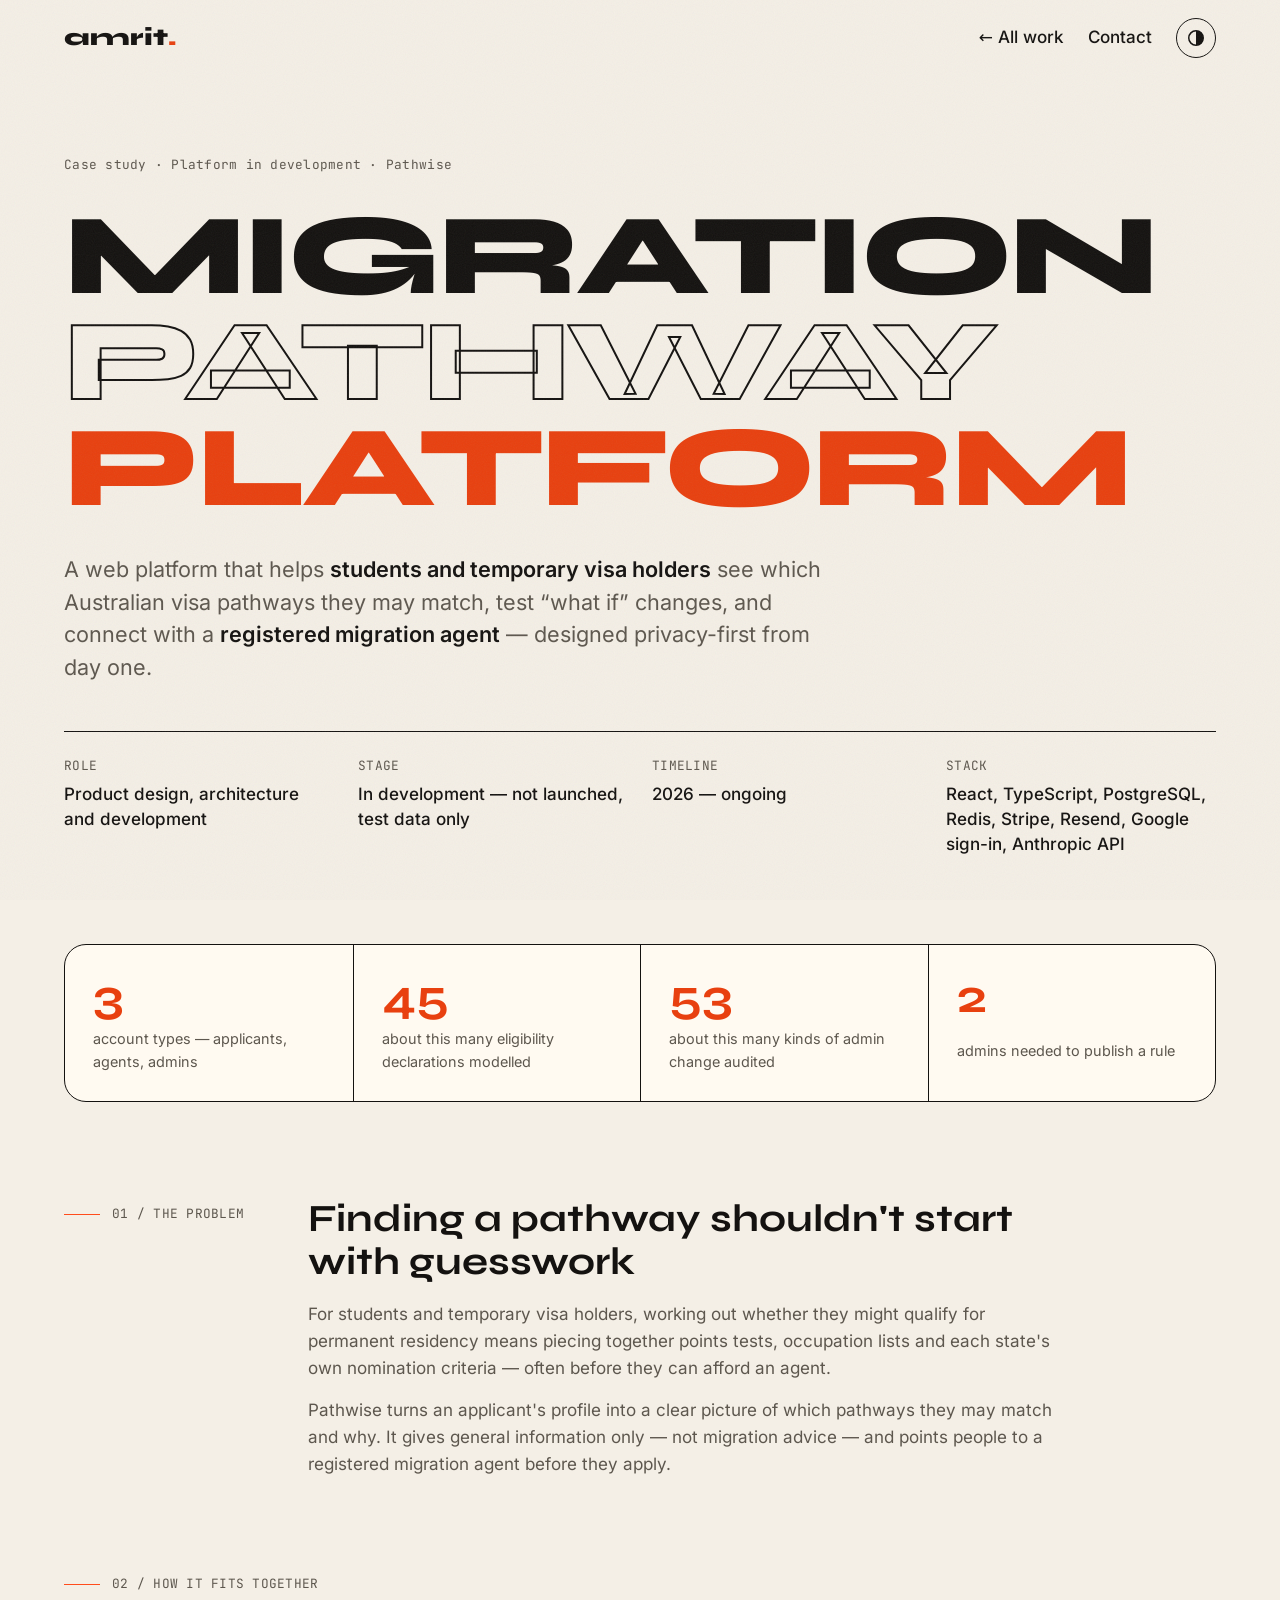
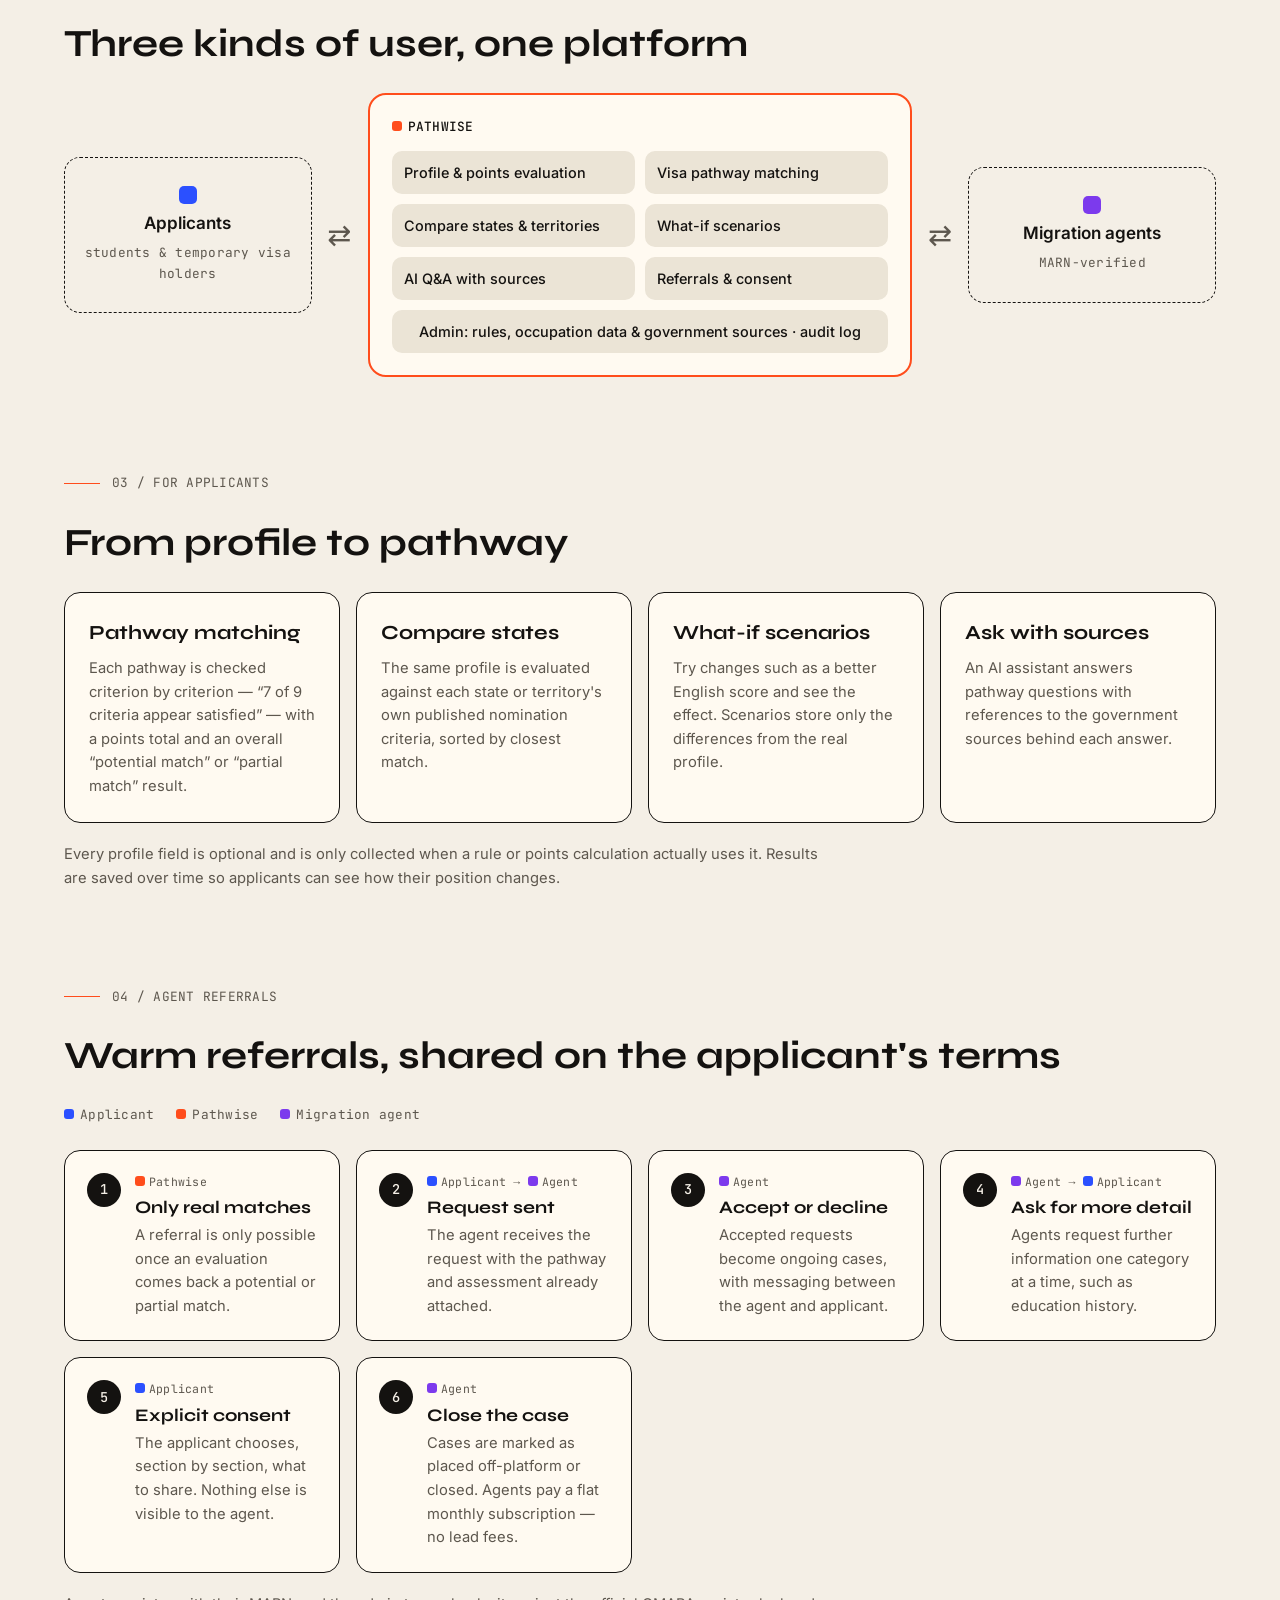
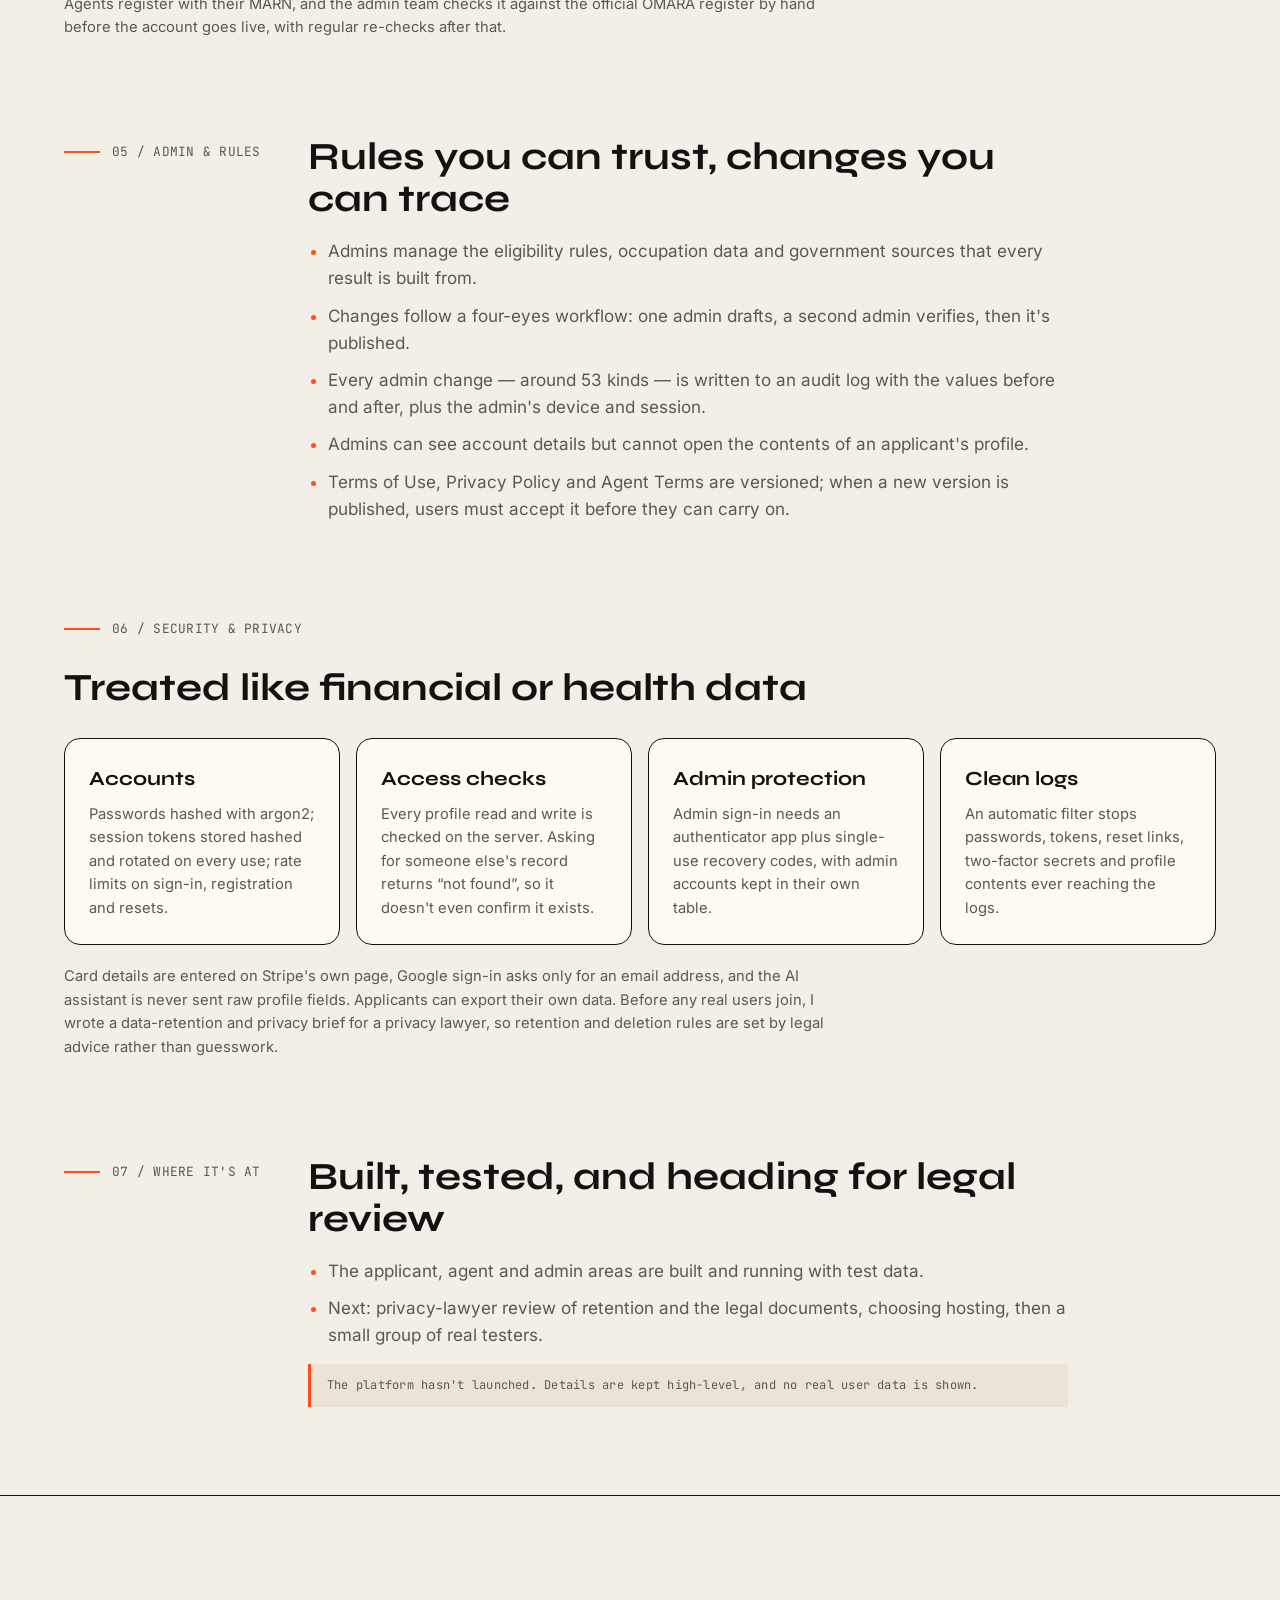
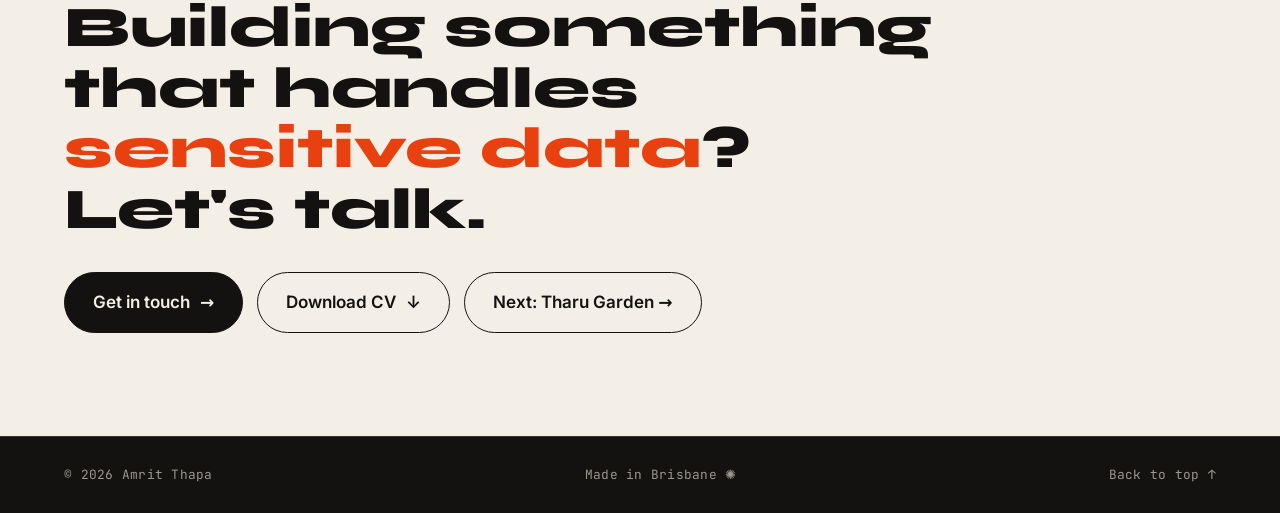
<file: work/migration-platform/index.html>
<!DOCTYPE html>
<html lang="en">
<head>
  <meta charset="UTF-8" />
  <meta name="viewport" content="width=device-width, initial-scale=1.0" />

  <title>Pathwise — Australian Migration Platform · Case Study · Amrit Thapa</title>
  <meta name="description" content="Pathwise: a platform in development that helps students and temporary visa holders see which Australian visa pathways they may match, and connects them with registered migration agents — built privacy-first." />
  <meta name="author" content="Amrit Thapa" />
  <link rel="canonical" href="https://amritthapa.com/work/migration-platform/" />

  <!-- Same security policy as the other case-study pages -->
  <meta http-equiv="Content-Security-Policy" content="
    default-src 'none';
    script-src 'self';
    style-src 'self';
    font-src 'self';
    img-src 'self' data:;
    manifest-src 'self';
    form-action 'none';
    base-uri 'none';
    object-src 'none';
    require-trusted-types-for 'script';
    trusted-types 'none';
    upgrade-insecure-requests
  " />
  <meta name="referrer" content="strict-origin-when-cross-origin" />

  <!-- Icons -->
  <link rel="icon" href="/assets/icons/favicon.svg" type="image/svg+xml" />
  <link rel="icon" href="/assets/icons/favicon-32.png" sizes="32x32" type="image/png" />
  <link rel="apple-touch-icon" href="/assets/icons/apple-touch-icon.png" />
  <link rel="manifest" href="/site.webmanifest" />
  <meta name="theme-color" content="#141210" />

  <!-- Structured data: an article about my work -->
  <script type="application/ld+json">
    {
      "@context": "https://schema.org",
      "@type": "Article",
      "headline": "Pathwise — Australian Migration Platform · Case Study",
      "description": "A privacy-first platform in development that matches applicants to Australian visa pathways and connects them with registered migration agents.",
      "url": "https://amritthapa.com/work/migration-platform/",
      "datePublished": "2026-11-16T10:00:00+10:00",
      "dateModified": "2026-11-16T10:00:00+10:00",
      "author": {
        "@type": "Person",
        "name": "Amrit Thapa",
        "url": "https://amritthapa.com/"
      }
    }
  </script>

  <link rel="preload" href="/assets/fonts/syne-latin-800-normal.woff2" as="font" type="font/woff2" crossorigin />
  <link rel="preload" href="/assets/fonts/inter-latin-400-normal.woff2" as="font" type="font/woff2" crossorigin />
  <link rel="stylesheet" href="/styles.css?v=202611162300" />
</head>

<body class="case-page">
  <a class="skip-link" href="#main">Skip to main content</a>
  <div class="cursor" aria-hidden="true"></div>


  <!-- ============================================================
       NAVIGATION (case-study version)
       ============================================================ -->
  <header class="nav">
    <a href="/" class="logo">amrit<span>.</span></a>

    <nav class="case-nav" aria-label="Case study navigation">
      <a href="/#work">← All work</a>
      <a href="/#contact">Contact</a>
    </nav>

    <button class="icon-btn theme-toggle" id="themeToggle" type="button" aria-label="Toggle colour theme"><svg width="18" height="18" viewBox="0 0 18 18" aria-hidden="true"><circle cx="9" cy="9" r="7.25" fill="none" stroke="currentColor" stroke-width="1.5"/><path d="M9 1.75a7.25 7.25 0 0 1 0 14.5z" fill="currentColor"/></svg></button>
  </header>


  <main id="main" tabindex="-1">

    <!-- ============================================================
         INTRO
         ============================================================ -->
    <section class="case-hero">
      <p class="eyebrow mono">Case study · Platform in development · Pathwise</p>

      <h1 class="case-title">
        Migration<br />
        <span class="outline">pathway</span> <span class="accent">platform</span>
      </h1>

      <p class="case-lead">
        A web platform that helps <strong>students and temporary visa holders</strong> see which
        Australian visa pathways they may match, test “what if” changes, and connect with a
        <strong>registered migration agent</strong> — designed privacy-first from day one.
      </p>

      <!-- Quick facts -->
      <dl class="case-meta">
        <div>
          <dt class="mono">Role</dt>
          <dd>Product design, architecture and development</dd>
        </div>
        <div>
          <dt class="mono">Stage</dt>
          <dd>In development — not launched, test data only</dd>
        </div>
        <div>
          <dt class="mono">Timeline</dt>
          <dd>2026 — ongoing</dd>
        </div>
        <div>
          <dt class="mono">Stack</dt>
          <dd>React, TypeScript, PostgreSQL, Redis, Stripe, Resend, Google sign-in, Anthropic API</dd>
        </div>
      </dl>
    </section>


    <!-- ============================================================
         KEY NUMBERS
         ============================================================ -->
    <section class="case-section">
      <ul class="case-stats">
        <li><strong>3</strong><span>account types — applicants, agents, admins</span></li>
        <li><strong>45</strong><span>about this many eligibility declarations modelled</span></li>
        <li><strong>53</strong><span>about this many kinds of admin change audited</span></li>
        <li><strong>2</strong><span>admins needed to publish a rule</span></li>
      </ul>
    </section>


    <!-- ============================================================
         01 · THE PROBLEM
         ============================================================ -->
    <section class="case-section case-split">
      <div class="section-label mono">01 / The problem</div>
      <div class="case-copy">
        <h2>Finding a pathway shouldn't start with guesswork</h2>
        <p>
          For students and temporary visa holders, working out whether they might qualify for
          permanent residency means piecing together points tests, occupation lists and each
          state's own nomination criteria — often before they can afford an agent.
        </p>
        <p>
          Pathwise turns an applicant's profile into a clear picture of which pathways they may
          match and why. It gives general information only — not migration advice — and points
          people to a registered migration agent before they apply.
        </p>
      </div>
    </section>


    <!-- ============================================================
         02 · WHO IT'S FOR
         Block diagram: applicants and agents on either side,
         the platform's main parts in the middle.
         ============================================================ -->
    <section class="case-section">
      <div class="section-label mono">02 / How it fits together</div>
      <h2 class="case-h2">Three kinds of user, one platform</h2>

      <div class="arch" role="img" aria-label="Diagram: applicants and registered migration agents both use the Pathwise platform. Inside it are profile and points evaluation, pathway matching, state comparison, what-if scenarios, an AI question assistant with sources, referrals with consent-based sharing, and an admin area for rules and sources with an audit log.">
        <div class="arch-side">
          <span class="chip chip-customer"></span>
          <strong>Applicants</strong>
          <small class="mono">students &amp; temporary visa holders</small>
        </div>

        <div class="arch-arrow" aria-hidden="true">⇄</div>

        <div class="arch-core">
          <p class="arch-title mono"><span class="chip chip-gateway"></span>Pathwise</p>
          <ul>
            <li>Profile &amp; points evaluation</li>
            <li>Visa pathway matching</li>
            <li>Compare states &amp; territories</li>
            <li>What-if scenarios</li>
            <li>AI Q&amp;A with sources</li>
            <li>Referrals &amp; consent</li>
            <li class="arch-wide">Admin: rules, occupation data &amp; government sources · audit log</li>
          </ul>
        </div>

        <div class="arch-arrow" aria-hidden="true">⇄</div>

        <div class="arch-side">
          <span class="chip chip-bank"></span>
          <strong>Migration agents</strong>
          <small class="mono">MARN-verified</small>
        </div>
      </div>
    </section>


    <!-- ============================================================
         03 · FOR APPLICANTS
         ============================================================ -->
    <section class="case-section">
      <div class="section-label mono">03 / For applicants</div>
      <h2 class="case-h2">From profile to pathway</h2>

      <div class="case-cards">
        <article class="case-card">
          <h3>Pathway matching</h3>
          <p>Each pathway is checked criterion by criterion — “7 of 9 criteria appear satisfied” — with a points total and an overall “potential match” or “partial match” result.</p>
        </article>
        <article class="case-card">
          <h3>Compare states</h3>
          <p>The same profile is evaluated against each state or territory's own published nomination criteria, sorted by closest match.</p>
        </article>
        <article class="case-card">
          <h3>What-if scenarios</h3>
          <p>Try changes such as a better English score and see the effect. Scenarios store only the differences from the real profile.</p>
        </article>
        <article class="case-card">
          <h3>Ask with sources</h3>
          <p>An AI assistant answers pathway questions with references to the government sources behind each answer.</p>
        </article>
      </div>

      <p class="case-small">
        Every profile field is optional and is only collected when a rule or points calculation
        actually uses it. Results are saved over time so applicants can see how their position changes.
      </p>
    </section>


    <!-- ============================================================
         04 · AGENT REFERRALS
         ============================================================ -->
    <section class="case-section">
      <div class="section-label mono">04 / Agent referrals</div>
      <h2 class="case-h2">Warm referrals, shared on the applicant's terms</h2>

      <ul class="flow-key mono" aria-label="Who is involved">
        <li><span class="chip chip-customer"></span>Applicant</li>
        <li><span class="chip chip-gateway"></span>Pathwise</li>
        <li><span class="chip chip-bank"></span>Migration agent</li>
      </ul>

      <ol class="flow">
        <li class="flow-step">
          <span class="flow-num">1</span>
          <div>
            <p class="flow-actors mono"><span class="chip chip-gateway"></span>Pathwise</p>
            <h3>Only real matches</h3>
            <p>A referral is only possible once an evaluation comes back a potential or partial match.</p>
          </div>
        </li>
        <li class="flow-step">
          <span class="flow-num">2</span>
          <div>
            <p class="flow-actors mono"><span class="chip chip-customer"></span>Applicant → <span class="chip chip-bank"></span>Agent</p>
            <h3>Request sent</h3>
            <p>The agent receives the request with the pathway and assessment already attached.</p>
          </div>
        </li>
        <li class="flow-step">
          <span class="flow-num">3</span>
          <div>
            <p class="flow-actors mono"><span class="chip chip-bank"></span>Agent</p>
            <h3>Accept or decline</h3>
            <p>Accepted requests become ongoing cases, with messaging between the agent and applicant.</p>
          </div>
        </li>
        <li class="flow-step">
          <span class="flow-num">4</span>
          <div>
            <p class="flow-actors mono"><span class="chip chip-bank"></span>Agent → <span class="chip chip-customer"></span>Applicant</p>
            <h3>Ask for more detail</h3>
            <p>Agents request further information one category at a time, such as education history.</p>
          </div>
        </li>
        <li class="flow-step">
          <span class="flow-num">5</span>
          <div>
            <p class="flow-actors mono"><span class="chip chip-customer"></span>Applicant</p>
            <h3>Explicit consent</h3>
            <p>The applicant chooses, section by section, what to share. Nothing else is visible to the agent.</p>
          </div>
        </li>
        <li class="flow-step">
          <span class="flow-num">6</span>
          <div>
            <p class="flow-actors mono"><span class="chip chip-bank"></span>Agent</p>
            <h3>Close the case</h3>
            <p>Cases are marked as placed off-platform or closed. Agents pay a flat monthly subscription — no lead fees.</p>
          </div>
        </li>
      </ol>

      <p class="case-small">
        Agents register with their MARN, and the admin team checks it against the official OMARA
        register by hand before the account goes live, with regular re-checks after that.
      </p>
    </section>


    <!-- ============================================================
         05 · ADMIN & RULES
         ============================================================ -->
    <section class="case-section case-split">
      <div class="section-label mono">05 / Admin &amp; rules</div>
      <div class="case-copy">
        <h2>Rules you can trust, changes you can trace</h2>
        <ul class="case-list">
          <li>Admins manage the eligibility rules, occupation data and government sources that every result is built from.</li>
          <li>Changes follow a four-eyes workflow: one admin drafts, a second admin verifies, then it's published.</li>
          <li>Every admin change — around 53 kinds — is written to an audit log with the values before and after, plus the admin's device and session.</li>
          <li>Admins can see account details but cannot open the contents of an applicant's profile.</li>
          <li>Terms of Use, Privacy Policy and Agent Terms are versioned; when a new version is published, users must accept it before they can carry on.</li>
        </ul>
      </div>
    </section>


    <!-- ============================================================
         06 · SECURITY & PRIVACY
         ============================================================ -->
    <section class="case-section">
      <div class="section-label mono">06 / Security &amp; privacy</div>
      <h2 class="case-h2">Treated like financial or health data</h2>

      <div class="case-cards">
        <article class="case-card">
          <h3>Accounts</h3>
          <p>Passwords hashed with argon2; session tokens stored hashed and rotated on every use; rate limits on sign-in, registration and resets.</p>
        </article>
        <article class="case-card">
          <h3>Access checks</h3>
          <p>Every profile read and write is checked on the server. Asking for someone else's record returns “not found”, so it doesn't even confirm it exists.</p>
        </article>
        <article class="case-card">
          <h3>Admin protection</h3>
          <p>Admin sign-in needs an authenticator app plus single-use recovery codes, with admin accounts kept in their own table.</p>
        </article>
        <article class="case-card">
          <h3>Clean logs</h3>
          <p>An automatic filter stops passwords, tokens, reset links, two-factor secrets and profile contents ever reaching the logs.</p>
        </article>
      </div>

      <p class="case-small">
        Card details are entered on Stripe's own page, Google sign-in asks only for an email
        address, and the AI assistant is never sent raw profile fields. Applicants can export
        their own data. Before any real users join, I wrote a data-retention and privacy brief
        for a privacy lawyer, so retention and deletion rules are set by legal advice rather
        than guesswork.
      </p>
    </section>


    <!-- ============================================================
         07 · WHERE IT'S AT
         ============================================================ -->
    <section class="case-section case-split">
      <div class="section-label mono">07 / Where it's at</div>
      <div class="case-copy">
        <h2>Built, tested, and heading for legal review</h2>
        <ul class="case-list">
          <li>The applicant, agent and admin areas are built and running with test data.</li>
          <li>Next: privacy-lawyer review of retention and the legal documents, choosing hosting, then a small group of real testers.</li>
        </ul>

        <p class="case-note mono">
          The platform hasn't launched. Details are kept high-level, and no real user data is shown.
        </p>
      </div>
    </section>


    <!-- ============================================================
         CALL TO ACTION
         ============================================================ -->
    <section class="case-cta">
      <h2>Building something that handles <span class="accent">sensitive data</span>? Let's talk.</h2>
      <div class="hero-cta">
        <a href="/#contact" class="btn btn-primary magnetic">Get in touch <span>→</span></a>
        <a href="/assets/Amrit-Thapa-CV.pdf" class="btn btn-ghost magnetic" download>Download CV <span>↓</span></a>
        <a href="/work/tharu-garden/" class="btn btn-ghost magnetic">Next: Tharu Garden →</a>
      </div>
    </section>

  </main>


  <!-- ============================================================
       FOOTER
       ============================================================ -->
  <footer class="footer mono">
    <span>© <span id="year"></span> Amrit Thapa</span>
    <span>Made in Brisbane ✺</span>
    <a href="#main">Back to top ↑</a>
  </footer>

  <script src="/script.js?v=202611162300" defer></script>
</body>
</html>
</file>
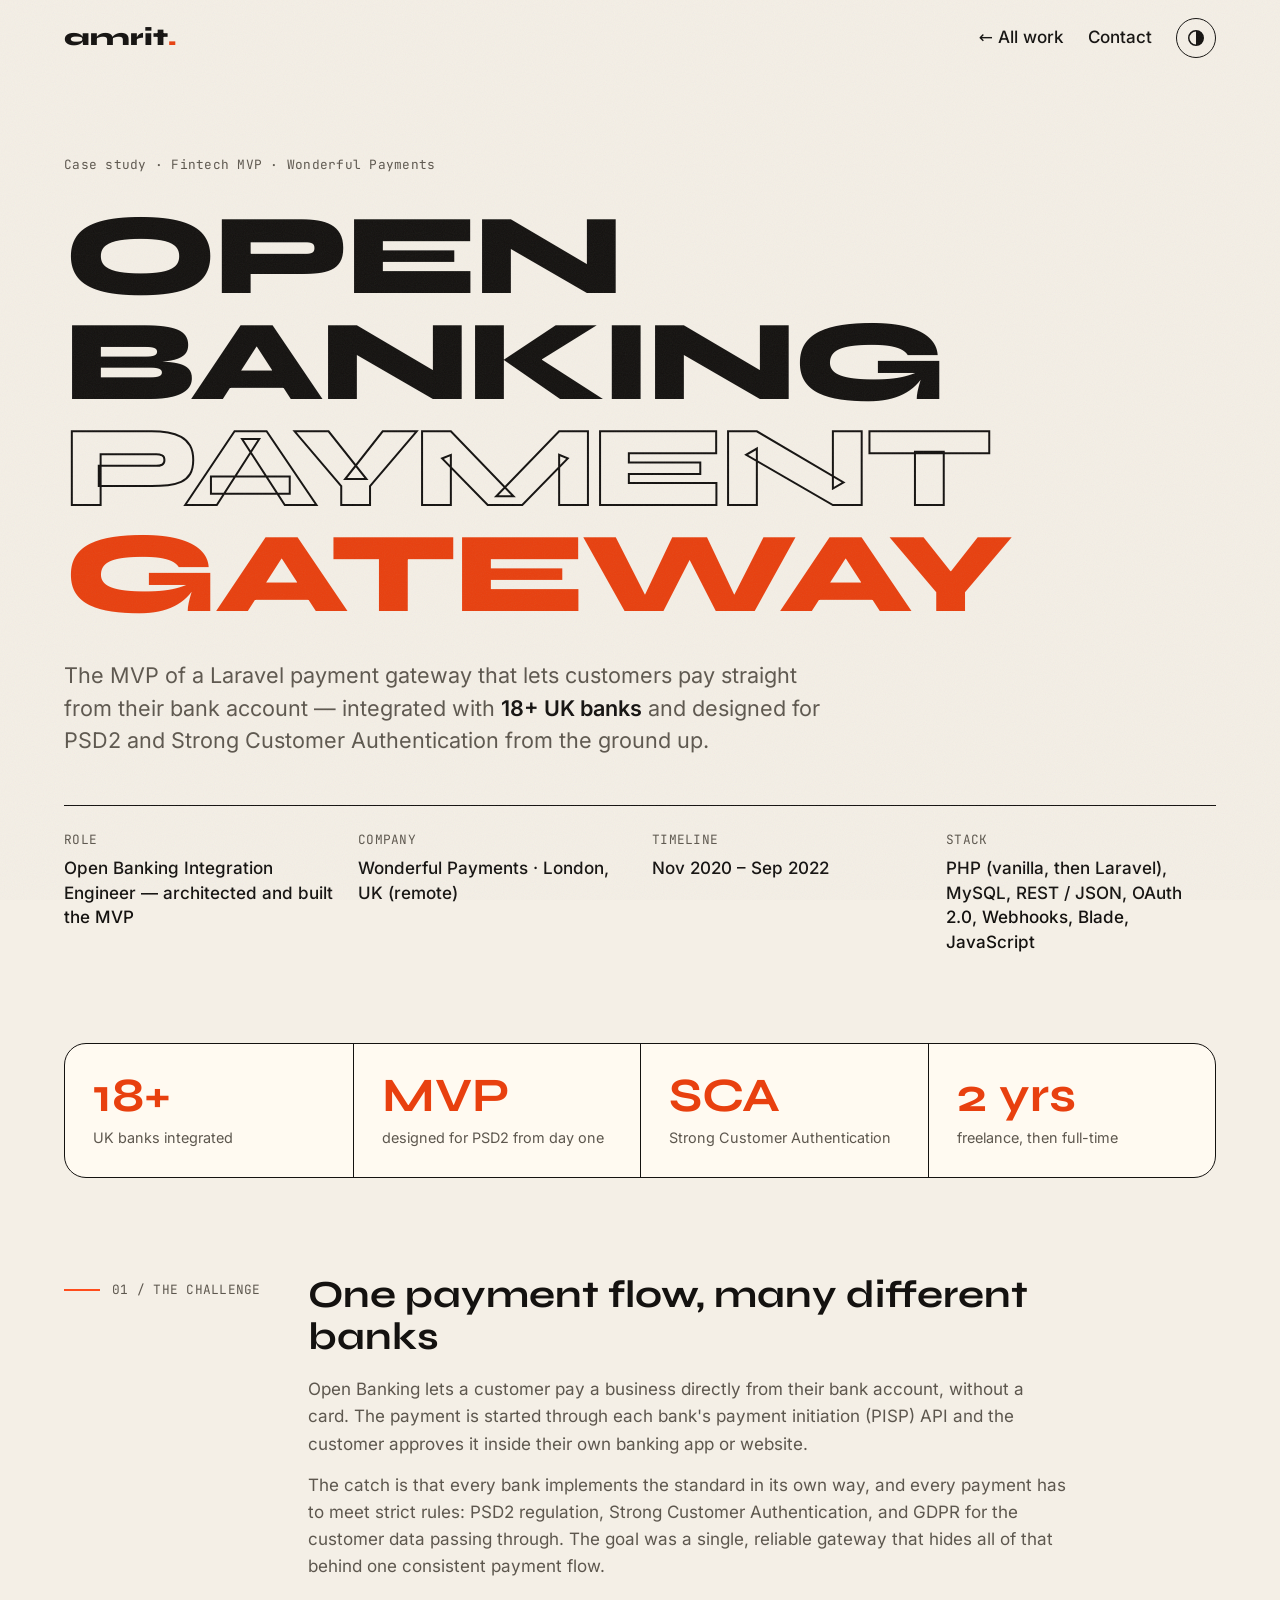
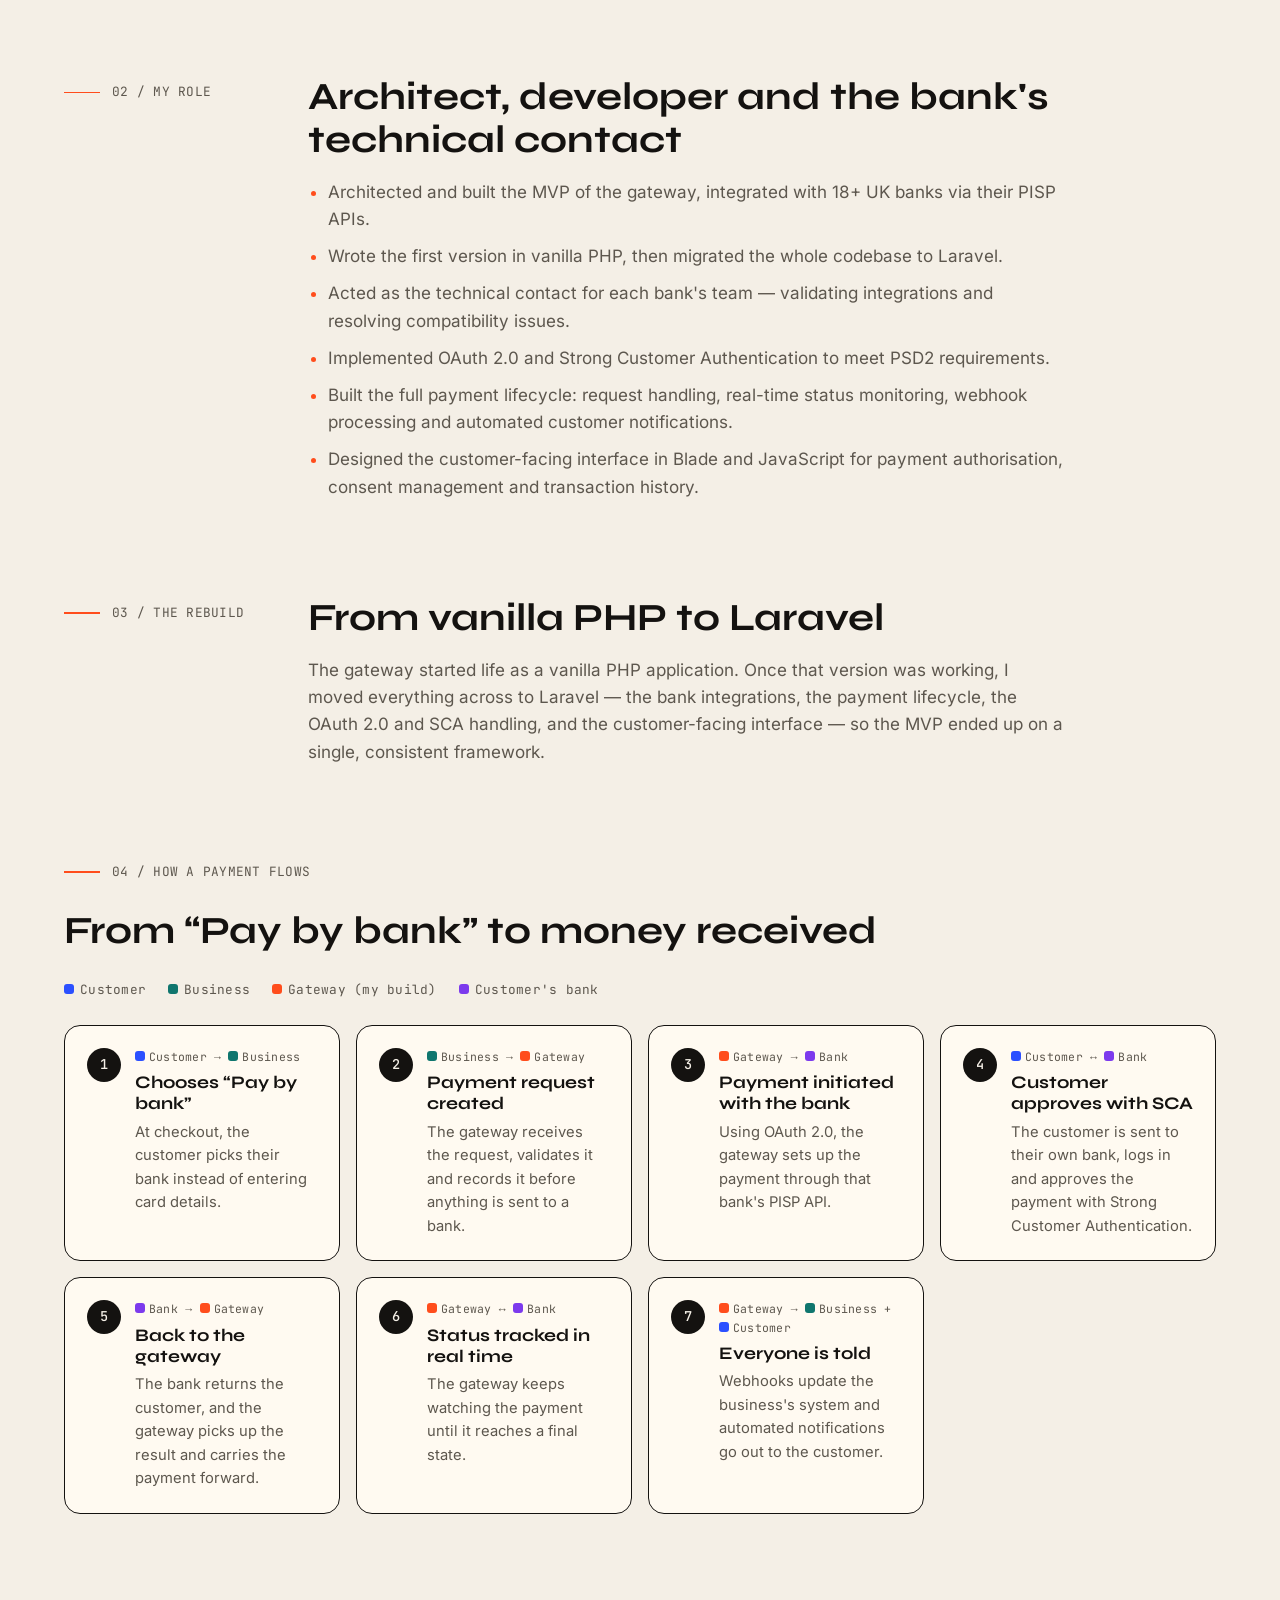
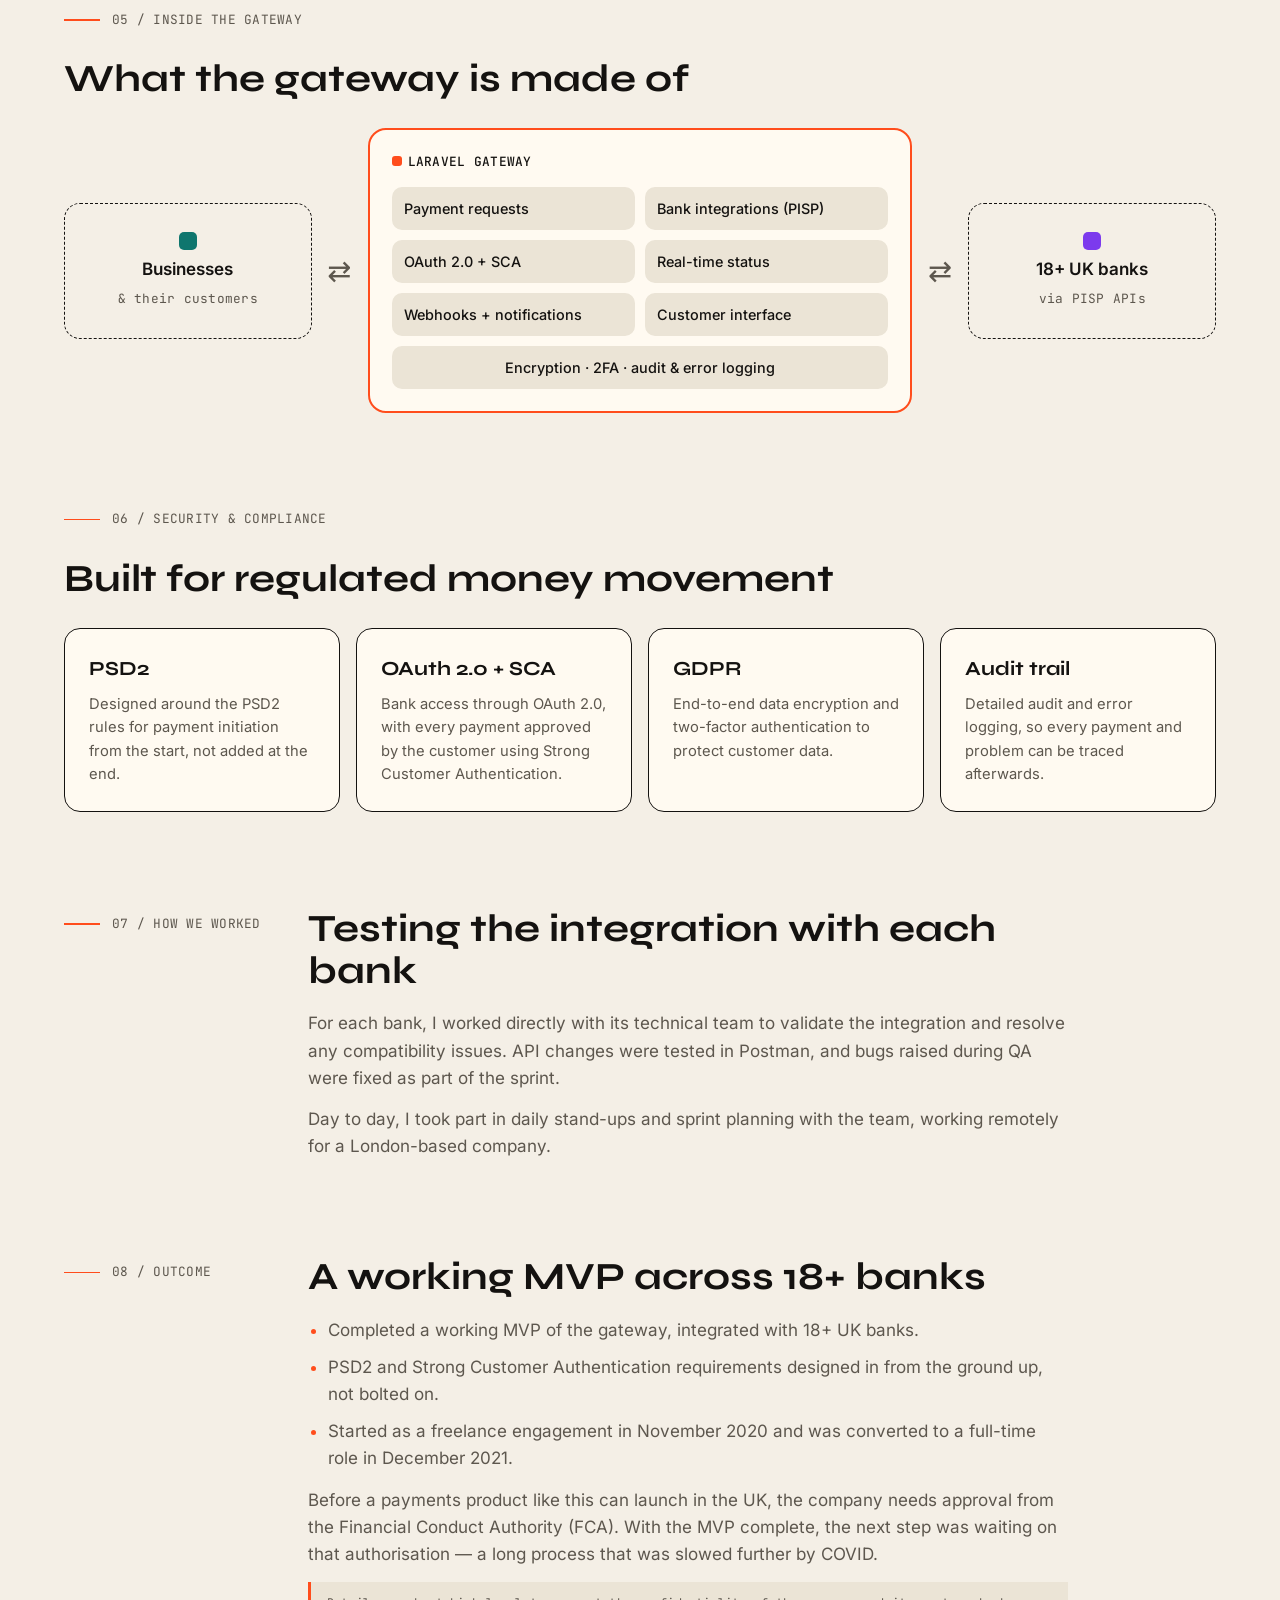
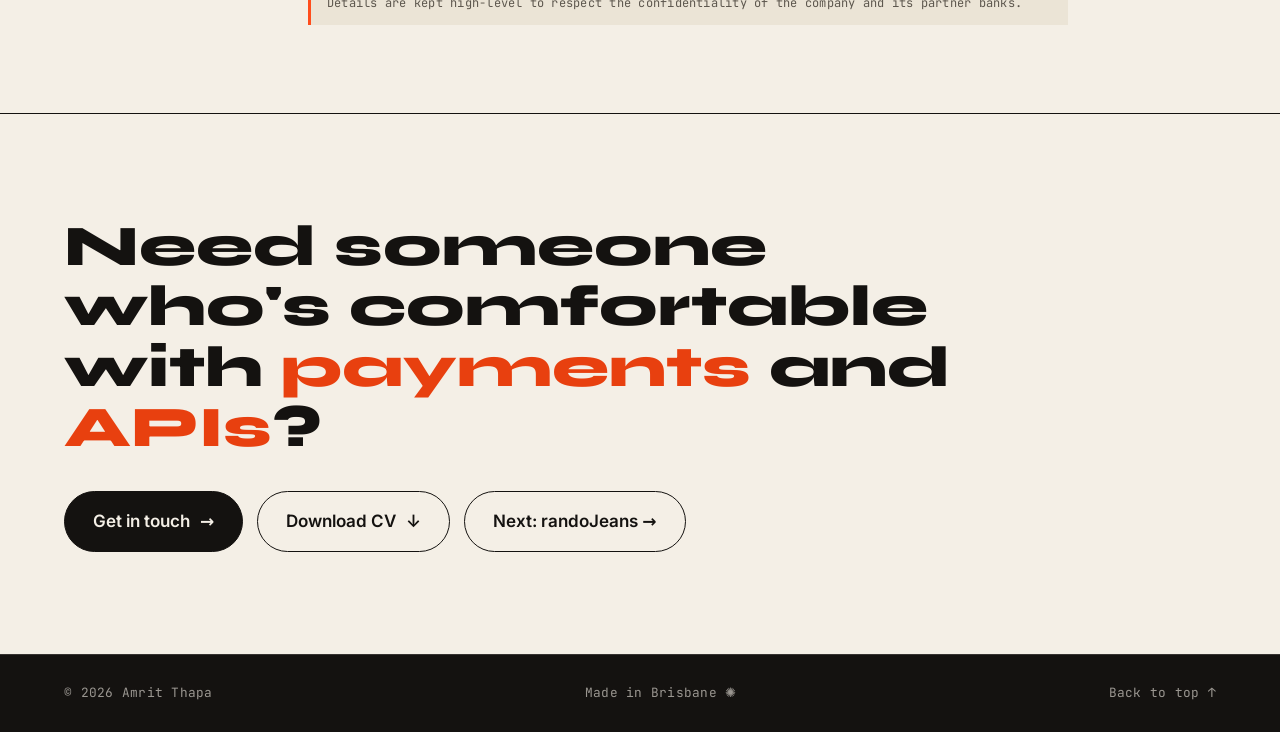
<file: work/open-banking-gateway/index.html>
<!DOCTYPE html>
<html lang="en">
<head>
  <meta charset="UTF-8" />
  <meta name="viewport" content="width=device-width, initial-scale=1.0" />

  <title>Open Banking Payment Gateway — Case Study · Amrit Thapa</title>
  <meta name="description" content="How I architected and built the MVP of a Laravel Open Banking payment gateway integrated with 18+ UK banks, designed for PSD2 and Strong Customer Authentication." />
  <meta name="author" content="Amrit Thapa" />
  <link rel="canonical" href="https://amritthapa.com/work/open-banking-gateway/" />

  <!-- Same security policy as the home page, minus the form/captcha parts -->
  <meta http-equiv="Content-Security-Policy" content="
    default-src 'none';
    script-src 'self';
    style-src 'self';
    font-src 'self';
    img-src 'self' data:;
    manifest-src 'self';
    form-action 'none';
    base-uri 'none';
    object-src 'none';
    require-trusted-types-for 'script';
    trusted-types 'none';
    upgrade-insecure-requests
  " />
  <meta name="referrer" content="strict-origin-when-cross-origin" />

  <!-- Icons -->
  <link rel="icon" href="/assets/icons/favicon.svg" type="image/svg+xml" />
  <link rel="icon" href="/assets/icons/favicon-32.png" sizes="32x32" type="image/png" />
  <link rel="apple-touch-icon" href="/assets/icons/apple-touch-icon.png" />
  <link rel="manifest" href="/site.webmanifest" />
  <meta name="theme-color" content="#141210" />

  <!-- Structured data: an article written by me, about my work -->
  <script type="application/ld+json">
    {
      "@context": "https://schema.org",
      "@type": "Article",
      "headline": "Open Banking Payment Gateway — Case Study",
      "description": "The MVP of a Laravel Open Banking payment gateway integrated with 18+ UK banks, designed for PSD2 and Strong Customer Authentication.",
      "url": "https://amritthapa.com/work/open-banking-gateway/",
      "datePublished": "2026-11-09T12:00:00+10:00",
      "dateModified": "2026-11-09T12:00:00+10:00",
      "author": {
        "@type": "Person",
        "name": "Amrit Thapa",
        "url": "https://amritthapa.com/"
      }
    }
  </script>

  <link rel="preload" href="/assets/fonts/syne-latin-800-normal.woff2" as="font" type="font/woff2" crossorigin />
  <link rel="preload" href="/assets/fonts/inter-latin-400-normal.woff2" as="font" type="font/woff2" crossorigin />
  <link rel="stylesheet" href="/styles.css?v=202611162300" />
</head>

<body class="case-page">
  <a class="skip-link" href="#main">Skip to main content</a>
  <div class="cursor" aria-hidden="true"></div>


  <!-- ============================================================
       NAVIGATION (case-study version)
       ============================================================ -->
  <header class="nav">
    <a href="/" class="logo">amrit<span>.</span></a>

    <nav class="case-nav" aria-label="Case study navigation">
      <a href="/#work">← All work</a>
      <a href="/#contact">Contact</a>
    </nav>

    <button class="icon-btn theme-toggle" id="themeToggle" type="button" aria-label="Toggle colour theme"><svg width="18" height="18" viewBox="0 0 18 18" aria-hidden="true"><circle cx="9" cy="9" r="7.25" fill="none" stroke="currentColor" stroke-width="1.5"/><path d="M9 1.75a7.25 7.25 0 0 1 0 14.5z" fill="currentColor"/></svg></button>
  </header>


  <main id="main" tabindex="-1">

    <!-- ============================================================
         INTRO
         ============================================================ -->
    <section class="case-hero">
      <p class="eyebrow mono">Case study · Fintech MVP · Wonderful Payments</p>

      <h1 class="case-title">
        Open Banking<br />
        <span class="outline">payment</span> <span class="accent">gateway</span>
      </h1>

      <p class="case-lead">
        The MVP of a Laravel payment gateway that lets customers pay straight from their bank
        account — integrated with <strong>18+ UK banks</strong> and designed for PSD2 and Strong
        Customer Authentication from the ground up.
      </p>

      <!-- Quick facts -->
      <dl class="case-meta">
        <div>
          <dt class="mono">Role</dt>
          <dd>Open Banking Integration Engineer — architected and built the MVP</dd>
        </div>
        <div>
          <dt class="mono">Company</dt>
          <dd>Wonderful Payments · London, UK (remote)</dd>
        </div>
        <div>
          <dt class="mono">Timeline</dt>
          <dd>Nov 2020 – Sep 2022</dd>
        </div>
        <div>
          <dt class="mono">Stack</dt>
          <dd>PHP (vanilla, then Laravel), MySQL, REST / JSON, OAuth 2.0, Webhooks, Blade, JavaScript</dd>
        </div>
      </dl>
    </section>


    <!-- ============================================================
         KEY NUMBERS
         ============================================================ -->
    <section class="case-section">
      <ul class="case-stats">
        <li><strong>18+</strong><span>UK banks integrated</span></li>
        <li><strong>MVP</strong><span>designed for PSD2 from day one</span></li>
        <li><strong>SCA</strong><span>Strong Customer Authentication</span></li>
        <li><strong>2 yrs</strong><span>freelance, then full-time</span></li>
      </ul>
    </section>


    <!-- ============================================================
         01 · THE CHALLENGE
         ============================================================ -->
    <section class="case-section case-split">
      <div class="section-label mono">01 / The challenge</div>
      <div class="case-copy">
        <h2>One payment flow, many different banks</h2>
        <p>
          Open Banking lets a customer pay a business directly from their bank account, without
          a card. The payment is started through each bank's payment initiation (PISP) API and
          the customer approves it inside their own banking app or website.
        </p>
        <p>
          The catch is that every bank implements the standard in its own way, and every payment
          has to meet strict rules: PSD2 regulation, Strong Customer Authentication, and GDPR for
          the customer data passing through. The goal was a single, reliable gateway that hides
          all of that behind one consistent payment flow.
        </p>
      </div>
    </section>


    <!-- ============================================================
         02 · MY ROLE
         ============================================================ -->
    <section class="case-section case-split">
      <div class="section-label mono">02 / My role</div>
      <div class="case-copy">
        <h2>Architect, developer and the bank's technical contact</h2>
        <ul class="case-list">
          <li>Architected and built the MVP of the gateway, integrated with 18+ UK banks via their PISP APIs.</li>
          <li>Wrote the first version in vanilla PHP, then migrated the whole codebase to Laravel.</li>
          <li>Acted as the technical contact for each bank's team — validating integrations and resolving compatibility issues.</li>
          <li>Implemented OAuth 2.0 and Strong Customer Authentication to meet PSD2 requirements.</li>
          <li>Built the full payment lifecycle: request handling, real-time status monitoring, webhook processing and automated customer notifications.</li>
          <li>Designed the customer-facing interface in Blade and JavaScript for payment authorisation, consent management and transaction history.</li>
        </ul>
      </div>
    </section>


    <!-- ============================================================
         03 · FROM VANILLA PHP TO LARAVEL
         ============================================================ -->
    <section class="case-section case-split">
      <div class="section-label mono">03 / The rebuild</div>
      <div class="case-copy">
        <h2>From vanilla PHP to Laravel</h2>
        <p>
          The gateway started life as a vanilla PHP application. Once that version was working,
          I moved everything across to Laravel — the bank integrations, the payment lifecycle,
          the OAuth 2.0 and SCA handling, and the customer-facing interface — so the MVP ended up
          on a single, consistent framework.
        </p>
      </div>
    </section>


    <!-- ============================================================
         04 · HOW A PAYMENT FLOWS
         Diagram built from an ordered list so it reads correctly
         for screen readers and stacks nicely on phones.
         ============================================================ -->
    <section class="case-section">
      <div class="section-label mono">04 / How a payment flows</div>
      <h2 class="case-h2">From “Pay by bank” to money received</h2>

      <!-- Colour key for the four parties involved -->
      <ul class="flow-key mono" aria-label="Who is involved">
        <li><span class="chip chip-customer"></span>Customer</li>
        <li><span class="chip chip-business"></span>Business</li>
        <li><span class="chip chip-gateway"></span>Gateway (my build)</li>
        <li><span class="chip chip-bank"></span>Customer's bank</li>
      </ul>

      <ol class="flow">
        <li class="flow-step">
          <span class="flow-num">1</span>
          <div>
            <p class="flow-actors mono"><span class="chip chip-customer"></span>Customer → <span class="chip chip-business"></span>Business</p>
            <h3>Chooses “Pay by bank”</h3>
            <p>At checkout, the customer picks their bank instead of entering card details.</p>
          </div>
        </li>
        <li class="flow-step">
          <span class="flow-num">2</span>
          <div>
            <p class="flow-actors mono"><span class="chip chip-business"></span>Business → <span class="chip chip-gateway"></span>Gateway</p>
            <h3>Payment request created</h3>
            <p>The gateway receives the request, validates it and records it before anything is sent to a bank.</p>
          </div>
        </li>
        <li class="flow-step">
          <span class="flow-num">3</span>
          <div>
            <p class="flow-actors mono"><span class="chip chip-gateway"></span>Gateway → <span class="chip chip-bank"></span>Bank</p>
            <h3>Payment initiated with the bank</h3>
            <p>Using OAuth 2.0, the gateway sets up the payment through that bank's PISP API.</p>
          </div>
        </li>
        <li class="flow-step">
          <span class="flow-num">4</span>
          <div>
            <p class="flow-actors mono"><span class="chip chip-customer"></span>Customer ↔ <span class="chip chip-bank"></span>Bank</p>
            <h3>Customer approves with SCA</h3>
            <p>The customer is sent to their own bank, logs in and approves the payment with Strong Customer Authentication.</p>
          </div>
        </li>
        <li class="flow-step">
          <span class="flow-num">5</span>
          <div>
            <p class="flow-actors mono"><span class="chip chip-bank"></span>Bank → <span class="chip chip-gateway"></span>Gateway</p>
            <h3>Back to the gateway</h3>
            <p>The bank returns the customer, and the gateway picks up the result and carries the payment forward.</p>
          </div>
        </li>
        <li class="flow-step">
          <span class="flow-num">6</span>
          <div>
            <p class="flow-actors mono"><span class="chip chip-gateway"></span>Gateway ↔ <span class="chip chip-bank"></span>Bank</p>
            <h3>Status tracked in real time</h3>
            <p>The gateway keeps watching the payment until it reaches a final state.</p>
          </div>
        </li>
        <li class="flow-step">
          <span class="flow-num">7</span>
          <div>
            <p class="flow-actors mono"><span class="chip chip-gateway"></span>Gateway → <span class="chip chip-business"></span>Business + <span class="chip chip-customer"></span>Customer</p>
            <h3>Everyone is told</h3>
            <p>Webhooks update the business's system and automated notifications go out to the customer.</p>
          </div>
        </li>
      </ol>
    </section>


    <!-- ============================================================
         05 · INSIDE THE GATEWAY
         Simple block diagram: business on the left, banks on the right,
         the gateway's main parts in the middle.
         ============================================================ -->
    <section class="case-section">
      <div class="section-label mono">05 / Inside the gateway</div>
      <h2 class="case-h2">What the gateway is made of</h2>

      <div class="arch" role="img" aria-label="Diagram: businesses and customers connect to the Laravel gateway, which connects to 18+ UK banks. Inside the gateway are payment request handling, bank integrations, OAuth 2.0 and SCA, status monitoring, webhooks and notifications, the customer interface, and security and audit logging.">
        <div class="arch-side">
          <span class="chip chip-business"></span>
          <strong>Businesses</strong>
          <small class="mono">& their customers</small>
        </div>

        <div class="arch-arrow" aria-hidden="true">⇄</div>

        <div class="arch-core">
          <p class="arch-title mono"><span class="chip chip-gateway"></span>Laravel gateway</p>
          <ul>
            <li>Payment requests</li>
            <li>Bank integrations (PISP)</li>
            <li>OAuth 2.0 + SCA</li>
            <li>Real-time status</li>
            <li>Webhooks + notifications</li>
            <li>Customer interface</li>
            <li class="arch-wide">Encryption · 2FA · audit &amp; error logging</li>
          </ul>
        </div>

        <div class="arch-arrow" aria-hidden="true">⇄</div>

        <div class="arch-side">
          <span class="chip chip-bank"></span>
          <strong>18+ UK banks</strong>
          <small class="mono">via PISP APIs</small>
        </div>
      </div>
    </section>


    <!-- ============================================================
         06 · SECURITY & COMPLIANCE
         ============================================================ -->
    <section class="case-section">
      <div class="section-label mono">06 / Security &amp; compliance</div>
      <h2 class="case-h2">Built for regulated money movement</h2>

      <div class="case-cards">
        <article class="case-card">
          <h3>PSD2</h3>
          <p>Designed around the PSD2 rules for payment initiation from the start, not added at the end.</p>
        </article>
        <article class="case-card">
          <h3>OAuth 2.0 + SCA</h3>
          <p>Bank access through OAuth 2.0, with every payment approved by the customer using Strong Customer Authentication.</p>
        </article>
        <article class="case-card">
          <h3>GDPR</h3>
          <p>End-to-end data encryption and two-factor authentication to protect customer data.</p>
        </article>
        <article class="case-card">
          <h3>Audit trail</h3>
          <p>Detailed audit and error logging, so every payment and problem can be traced afterwards.</p>
        </article>
      </div>
    </section>


    <!-- ============================================================
         07 · HOW WE WORKED
         ============================================================ -->
    <section class="case-section case-split">
      <div class="section-label mono">07 / How we worked</div>
      <div class="case-copy">
        <h2>Testing the integration with each bank</h2>
        <p>
          For each bank, I worked directly with its technical team to validate the integration
          and resolve any compatibility issues. API changes were tested in Postman, and bugs
          raised during QA were fixed as part of the sprint.
        </p>
        <p>
          Day to day, I took part in daily stand-ups and sprint planning with the team,
          working remotely for a London-based company.
        </p>
      </div>
    </section>


    <!-- ============================================================
         08 · OUTCOME
         ============================================================ -->
    <section class="case-section case-split">
      <div class="section-label mono">08 / Outcome</div>
      <div class="case-copy">
        <h2>A working MVP across 18+ banks</h2>
        <ul class="case-list">
          <li>Completed a working MVP of the gateway, integrated with 18+ UK banks.</li>
          <li>PSD2 and Strong Customer Authentication requirements designed in from the ground up, not bolted on.</li>
          <li>Started as a freelance engagement in November 2020 and was converted to a full-time role in December 2021.</li>
        </ul>

        <!-- Why the work stopped at MVP: regulatory approval, not the build -->
        <p>
          Before a payments product like this can launch in the UK, the company needs approval
          from the Financial Conduct Authority (FCA). With the MVP complete, the next step was
          waiting on that authorisation — a long process that was slowed further by COVID.
        </p>

        <p class="case-note mono">
          Details are kept high-level to respect the confidentiality of the company and its partner banks.
        </p>
      </div>
    </section>


    <!-- ============================================================
         CALL TO ACTION
         ============================================================ -->
    <section class="case-cta">
      <h2>Need someone who's comfortable with <span class="accent">payments</span> and <span class="accent">APIs</span>?</h2>
      <div class="hero-cta">
        <a href="/#contact" class="btn btn-primary magnetic">Get in touch <span>→</span></a>
        <a href="/assets/Amrit-Thapa-CV.pdf" class="btn btn-ghost magnetic" download>Download CV <span>↓</span></a>
        <a href="/work/randojeans/" class="btn btn-ghost magnetic">Next: randoJeans →</a>
      </div>
    </section>

  </main>


  <!-- ============================================================
       FOOTER
       ============================================================ -->
  <footer class="footer mono">
    <span>© <span id="year"></span> Amrit Thapa</span>
    <span>Made in Brisbane ✺</span>
    <a href="#main">Back to top ↑</a>
  </footer>

  <script src="/script.js?v=202611162300" defer></script>
</body>
</html>
</file>
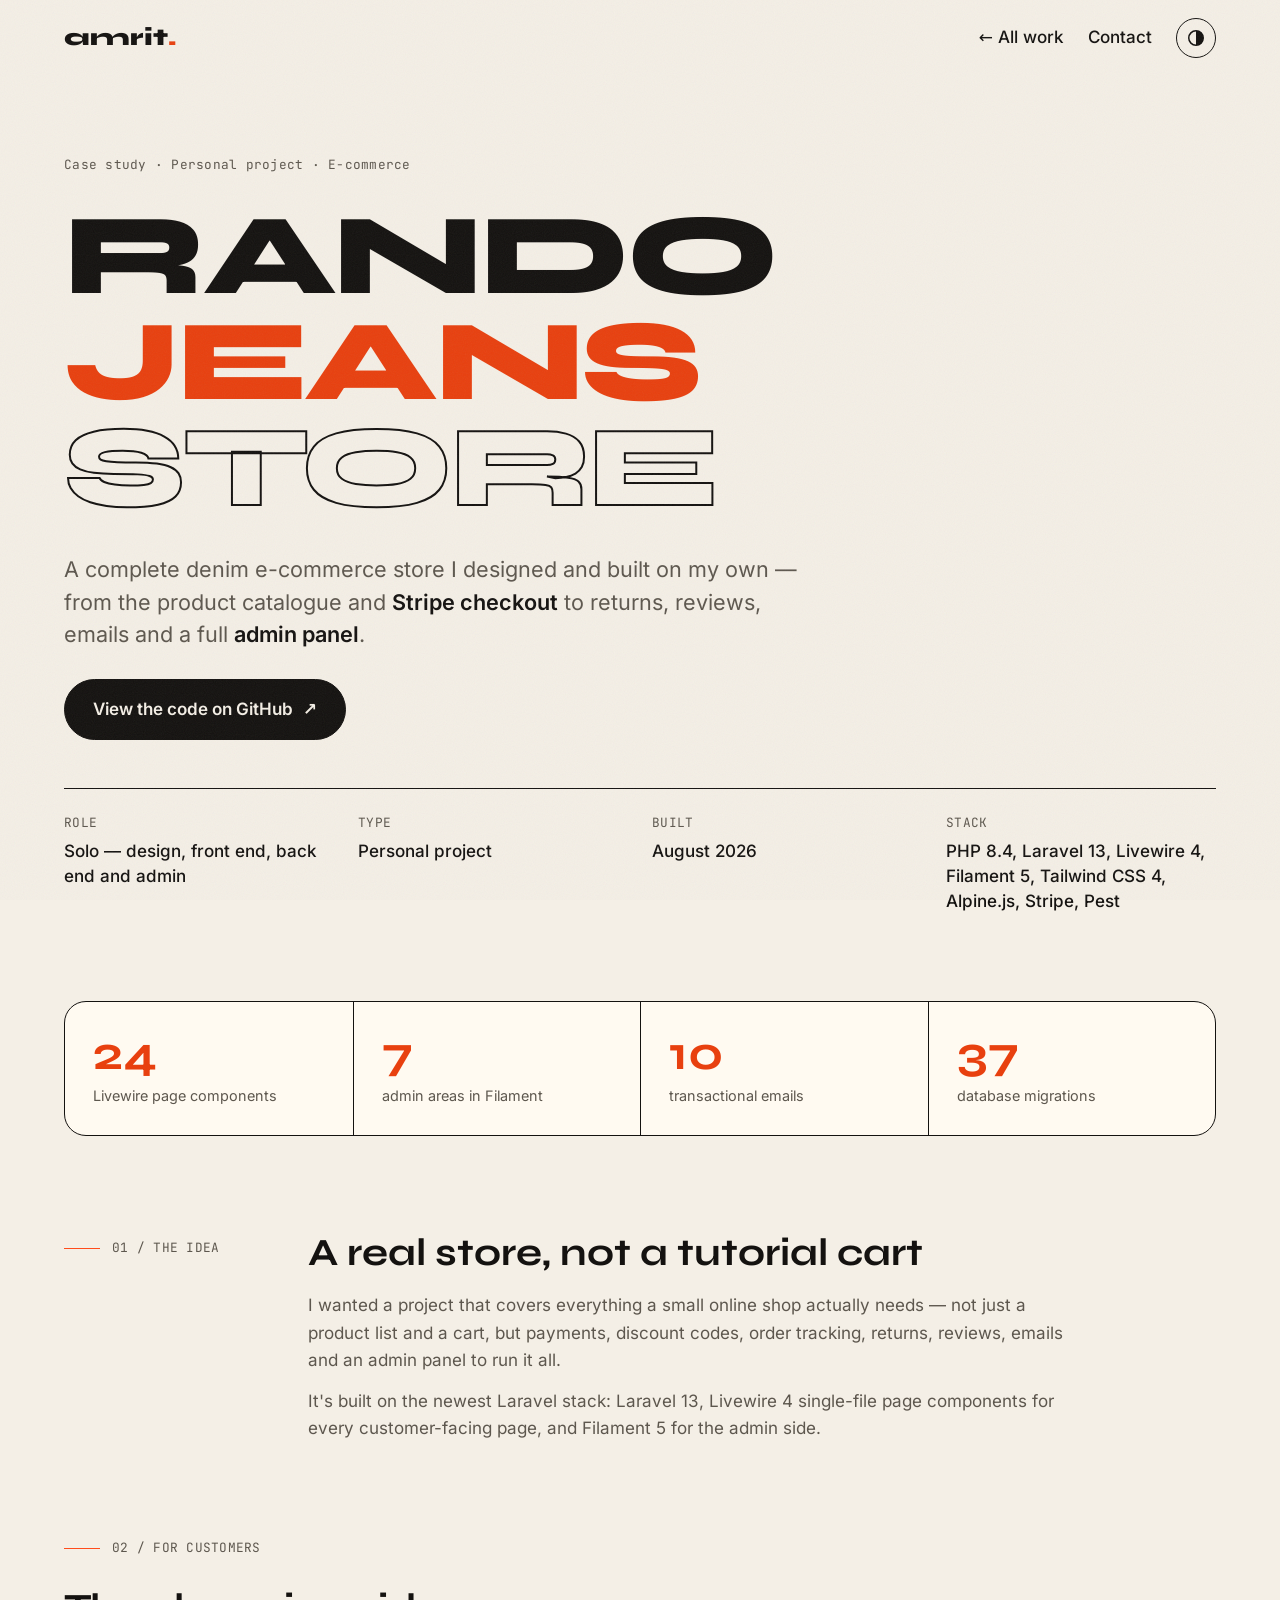
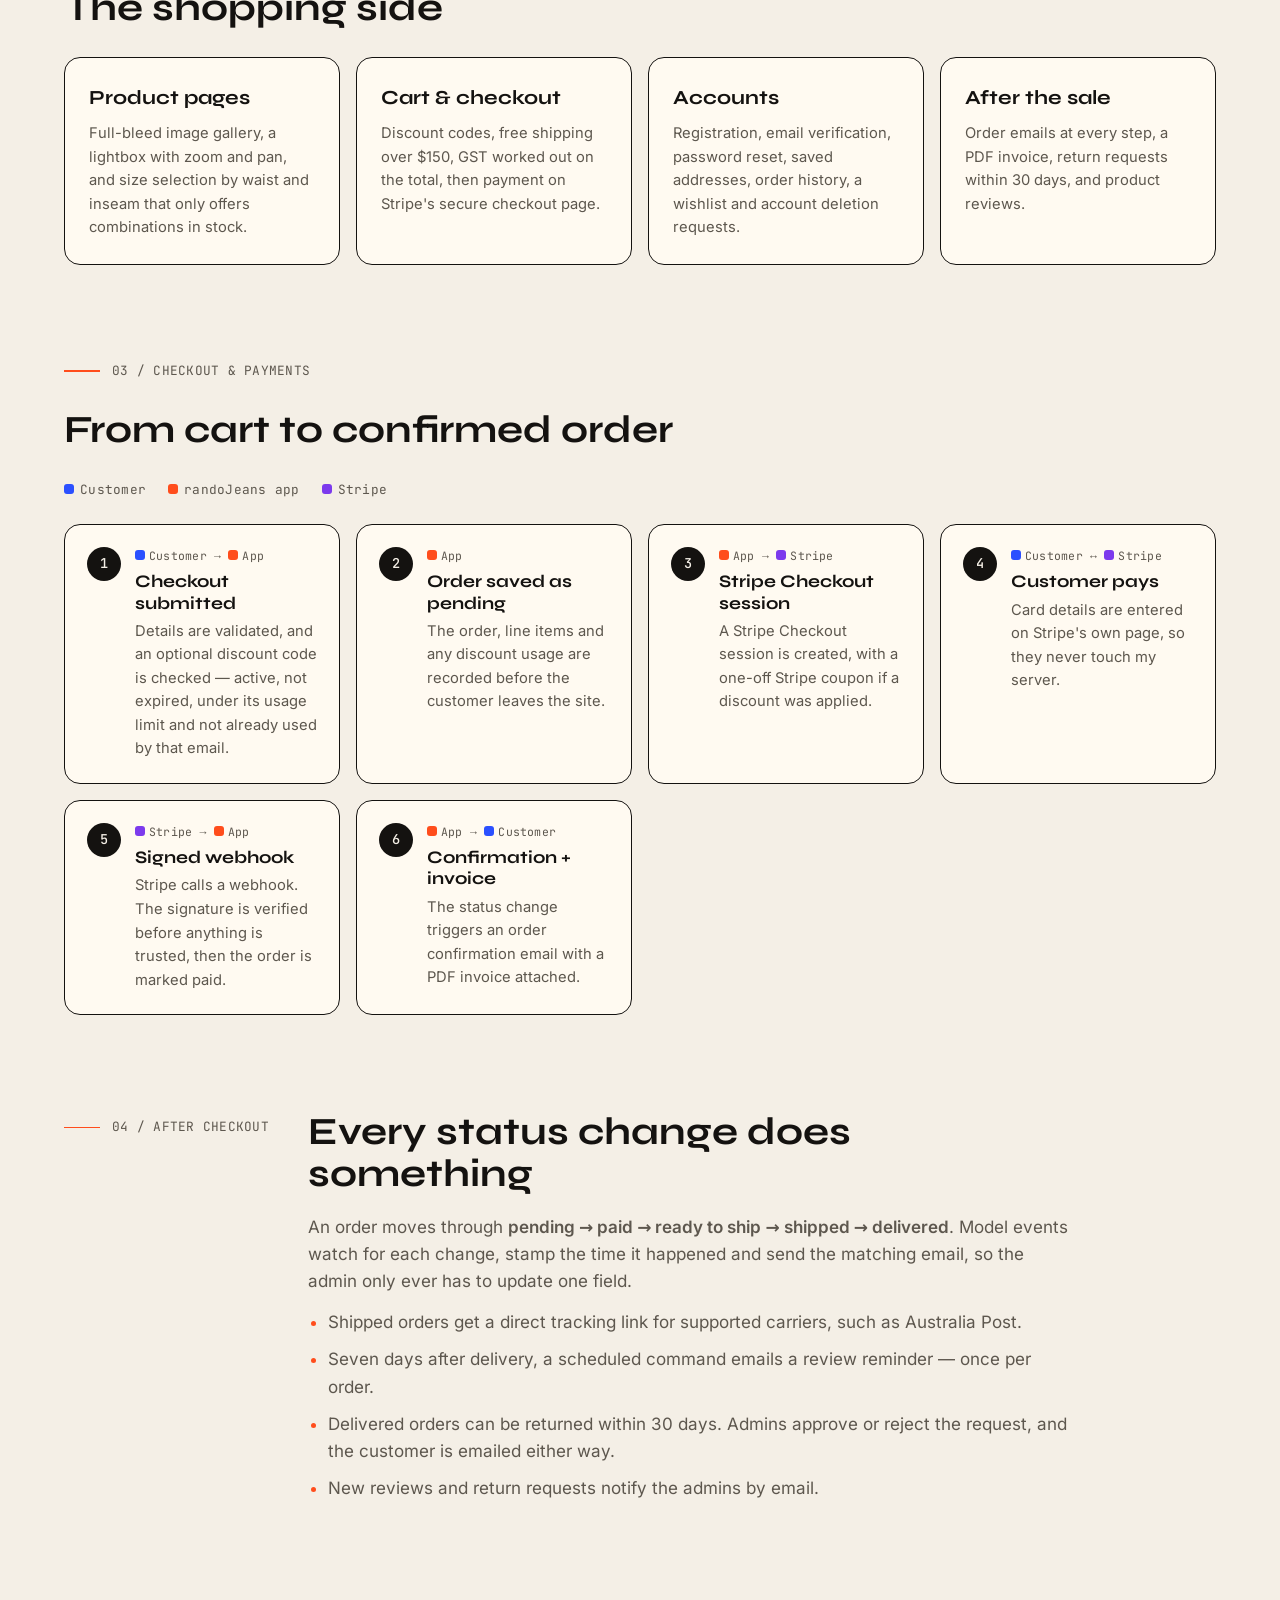
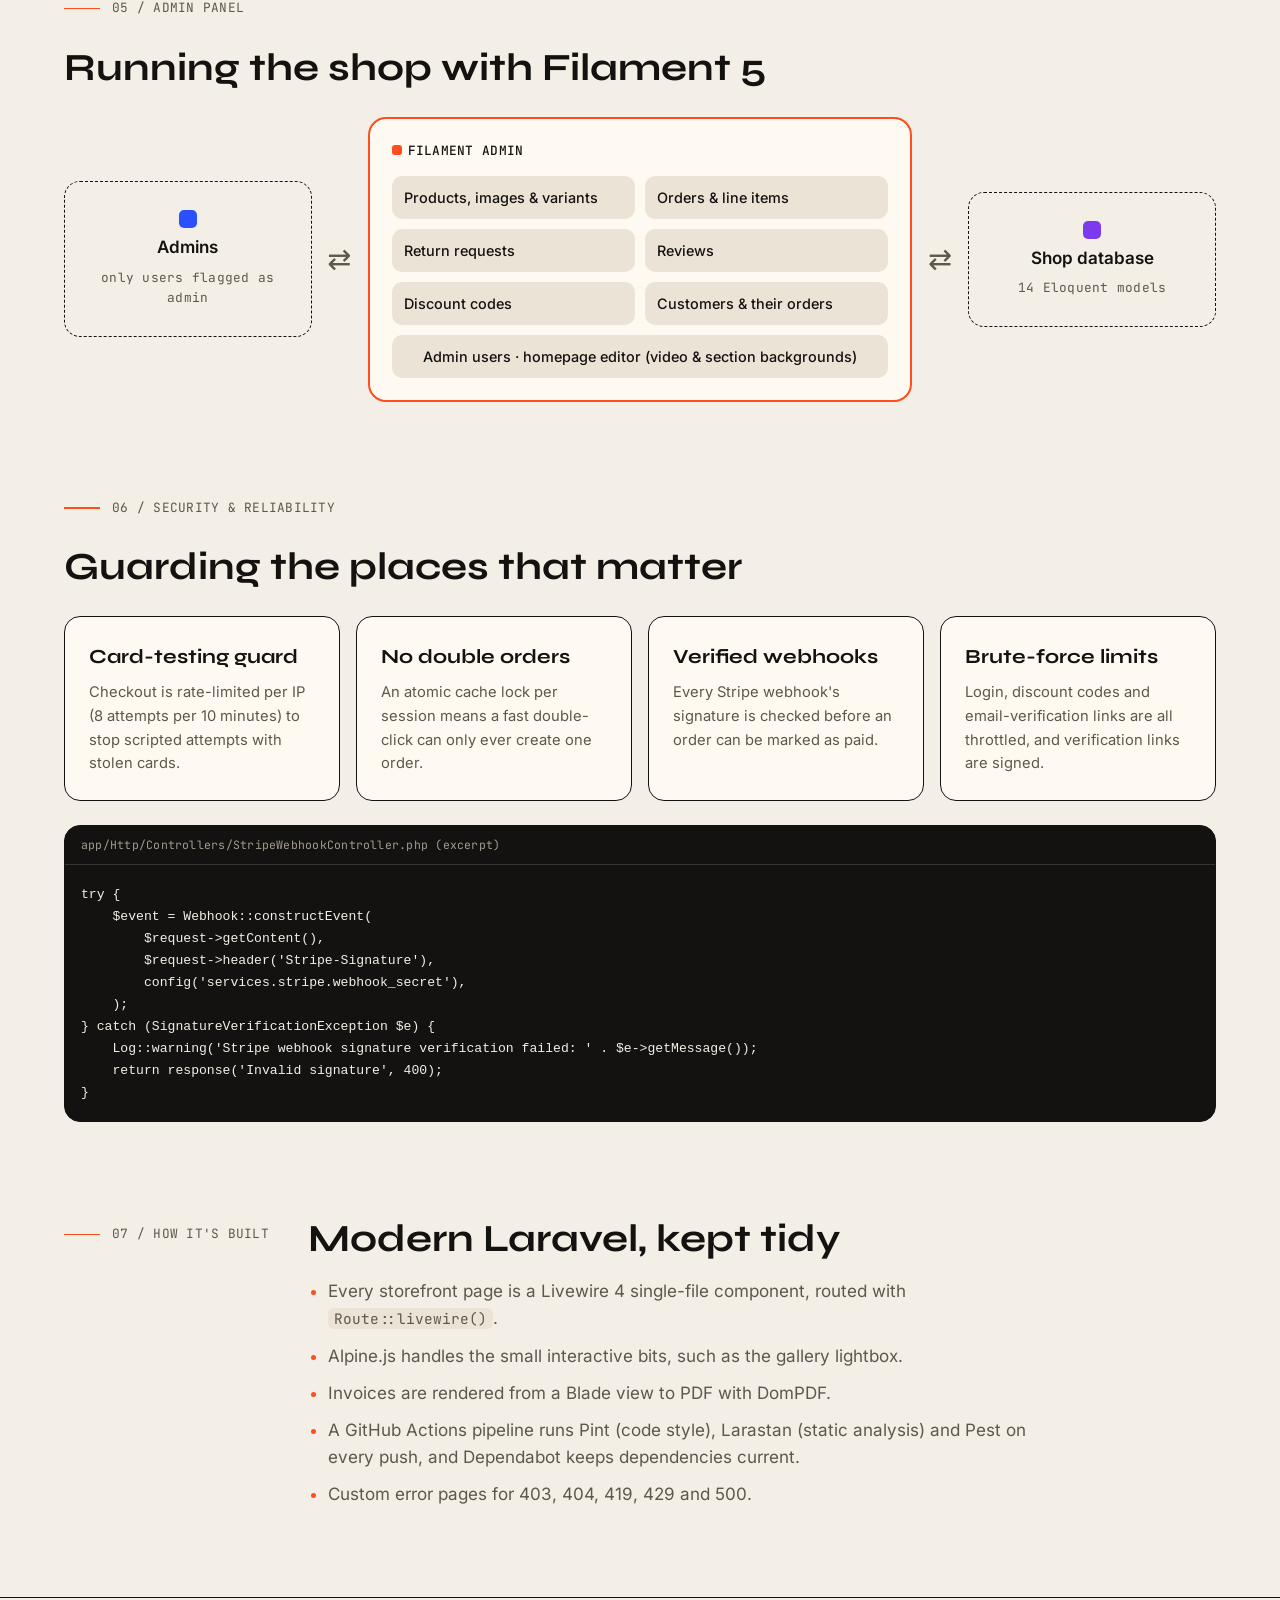
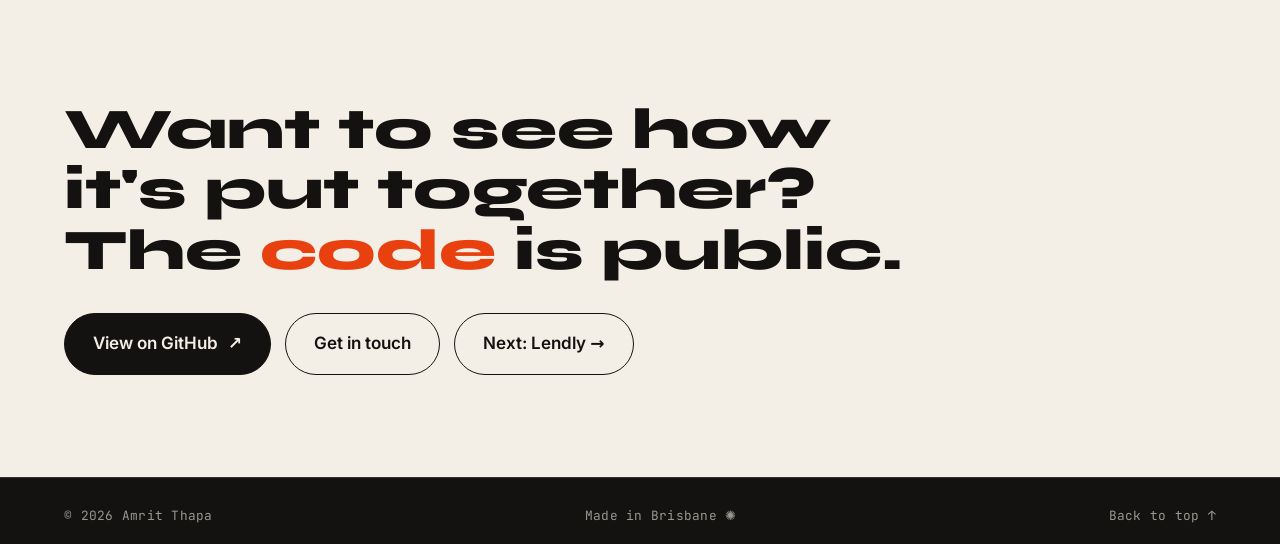
<file: work/randojeans/index.html>
<!DOCTYPE html>
<html lang="en">
<head>
  <meta charset="UTF-8" />
  <meta name="viewport" content="width=device-width, initial-scale=1.0" />

  <title>randoJeans — Case Study · Amrit Thapa</title>
  <meta name="description" content="randoJeans: a denim e-commerce store I designed and built solo with Laravel 13, Livewire 4 and Filament 5 — Stripe checkout, discount codes, returns, reviews and a full admin panel." />
  <meta name="author" content="Amrit Thapa" />
  <link rel="canonical" href="https://amritthapa.com/work/randojeans/" />

  <!-- Same security policy as the other case-study pages -->
  <meta http-equiv="Content-Security-Policy" content="
    default-src 'none';
    script-src 'self';
    style-src 'self';
    font-src 'self';
    img-src 'self' data:;
    manifest-src 'self';
    form-action 'none';
    base-uri 'none';
    object-src 'none';
    require-trusted-types-for 'script';
    trusted-types 'none';
    upgrade-insecure-requests
  " />
  <meta name="referrer" content="strict-origin-when-cross-origin" />

  <!-- Icons -->
  <link rel="icon" href="/assets/icons/favicon.svg" type="image/svg+xml" />
  <link rel="icon" href="/assets/icons/favicon-32.png" sizes="32x32" type="image/png" />
  <link rel="apple-touch-icon" href="/assets/icons/apple-touch-icon.png" />
  <link rel="manifest" href="/site.webmanifest" />
  <meta name="theme-color" content="#141210" />

  <!-- Structured data: an article about a piece of software I built -->
  <script type="application/ld+json">
    {
      "@context": "https://schema.org",
      "@type": "Article",
      "headline": "randoJeans — Case Study",
      "description": "A denim e-commerce store built solo with Laravel 13, Livewire 4 and Filament 5.",
      "url": "https://amritthapa.com/work/randojeans/",
      "datePublished": "2026-11-09T14:00:00+10:00",
      "dateModified": "2026-11-09T14:00:00+10:00",
      "author": {
        "@type": "Person",
        "name": "Amrit Thapa",
        "url": "https://amritthapa.com/"
      },
      "about": {
        "@type": "SoftwareSourceCode",
        "name": "randoJeans",
        "codeRepository": "https://github.com/amritjung/randojeans",
        "programmingLanguage": "PHP"
      }
    }
  </script>

  <link rel="preload" href="/assets/fonts/syne-latin-800-normal.woff2" as="font" type="font/woff2" crossorigin />
  <link rel="preload" href="/assets/fonts/inter-latin-400-normal.woff2" as="font" type="font/woff2" crossorigin />
  <link rel="stylesheet" href="/styles.css?v=202611162300" />
</head>

<body class="case-page">
  <a class="skip-link" href="#main">Skip to main content</a>
  <div class="cursor" aria-hidden="true"></div>


  <!-- ============================================================
       NAVIGATION (case-study version)
       ============================================================ -->
  <header class="nav">
    <a href="/" class="logo">amrit<span>.</span></a>

    <nav class="case-nav" aria-label="Case study navigation">
      <a href="/#work">← All work</a>
      <a href="/#contact">Contact</a>
    </nav>

    <button class="icon-btn theme-toggle" id="themeToggle" type="button" aria-label="Toggle colour theme"><svg width="18" height="18" viewBox="0 0 18 18" aria-hidden="true"><circle cx="9" cy="9" r="7.25" fill="none" stroke="currentColor" stroke-width="1.5"/><path d="M9 1.75a7.25 7.25 0 0 1 0 14.5z" fill="currentColor"/></svg></button>
  </header>


  <main id="main" tabindex="-1">

    <!-- ============================================================
         INTRO
         ============================================================ -->
    <section class="case-hero">
      <p class="eyebrow mono">Case study · Personal project · E-commerce</p>

      <h1 class="case-title">
        rando<br />
        <span class="accent">jeans</span>
        <span class="outline">store</span>
      </h1>

      <p class="case-lead">
        A complete denim e-commerce store I designed and built on my own — from the product
        catalogue and <strong>Stripe checkout</strong> to returns, reviews, emails and a full
        <strong>admin panel</strong>.
      </p>

      <div class="hero-cta case-actions">
        <a href="https://github.com/amritjung/randojeans" class="btn btn-primary magnetic" target="_blank" rel="noopener noreferrer">View the code on GitHub <span>↗</span></a>
      </div>

      <!-- Quick facts -->
      <dl class="case-meta">
        <div>
          <dt class="mono">Role</dt>
          <dd>Solo — design, front end, back end and admin</dd>
        </div>
        <div>
          <dt class="mono">Type</dt>
          <dd>Personal project</dd>
        </div>
        <div>
          <dt class="mono">Built</dt>
          <dd>August 2026</dd>
        </div>
        <div>
          <dt class="mono">Stack</dt>
          <dd>PHP 8.4, Laravel 13, Livewire 4, Filament 5, Tailwind CSS 4, Alpine.js, Stripe, Pest</dd>
        </div>
      </dl>
    </section>


    <!-- ============================================================
         KEY NUMBERS (counted from the repository)
         ============================================================ -->
    <section class="case-section">
      <ul class="case-stats">
        <li><strong>24</strong><span>Livewire page components</span></li>
        <li><strong>7</strong><span>admin areas in Filament</span></li>
        <li><strong>10</strong><span>transactional emails</span></li>
        <li><strong>37</strong><span>database migrations</span></li>
      </ul>
    </section>


    <!-- ============================================================
         01 · THE IDEA
         ============================================================ -->
    <section class="case-section case-split">
      <div class="section-label mono">01 / The idea</div>
      <div class="case-copy">
        <h2>A real store, not a tutorial cart</h2>
        <p>
          I wanted a project that covers everything a small online shop actually needs —
          not just a product list and a cart, but payments, discount codes, order tracking,
          returns, reviews, emails and an admin panel to run it all.
        </p>
        <p>
          It's built on the newest Laravel stack: Laravel 13, Livewire 4 single-file page
          components for every customer-facing page, and Filament 5 for the admin side.
        </p>
      </div>
    </section>


    <!-- ============================================================
         02 · WHAT CUSTOMERS CAN DO
         ============================================================ -->
    <section class="case-section">
      <div class="section-label mono">02 / For customers</div>
      <h2 class="case-h2">The shopping side</h2>

      <div class="case-cards">
        <article class="case-card">
          <h3>Product pages</h3>
          <p>Full-bleed image gallery, a lightbox with zoom and pan, and size selection by waist and inseam that only offers combinations in stock.</p>
        </article>
        <article class="case-card">
          <h3>Cart &amp; checkout</h3>
          <p>Discount codes, free shipping over $150, GST worked out on the total, then payment on Stripe's secure checkout page.</p>
        </article>
        <article class="case-card">
          <h3>Accounts</h3>
          <p>Registration, email verification, password reset, saved addresses, order history, a wishlist and account deletion requests.</p>
        </article>
        <article class="case-card">
          <h3>After the sale</h3>
          <p>Order emails at every step, a PDF invoice, return requests within 30 days, and product reviews.</p>
        </article>
      </div>
    </section>


    <!-- ============================================================
         03 · CHECKOUT & PAYMENTS
         Same ordered-list diagram as the Open Banking case study.
         ============================================================ -->
    <section class="case-section">
      <div class="section-label mono">03 / Checkout &amp; payments</div>
      <h2 class="case-h2">From cart to confirmed order</h2>

      <ul class="flow-key mono" aria-label="Who is involved">
        <li><span class="chip chip-customer"></span>Customer</li>
        <li><span class="chip chip-gateway"></span>randoJeans app</li>
        <li><span class="chip chip-bank"></span>Stripe</li>
      </ul>

      <ol class="flow">
        <li class="flow-step">
          <span class="flow-num">1</span>
          <div>
            <p class="flow-actors mono"><span class="chip chip-customer"></span>Customer → <span class="chip chip-gateway"></span>App</p>
            <h3>Checkout submitted</h3>
            <p>Details are validated, and an optional discount code is checked — active, not expired, under its usage limit and not already used by that email.</p>
          </div>
        </li>
        <li class="flow-step">
          <span class="flow-num">2</span>
          <div>
            <p class="flow-actors mono"><span class="chip chip-gateway"></span>App</p>
            <h3>Order saved as pending</h3>
            <p>The order, line items and any discount usage are recorded before the customer leaves the site.</p>
          </div>
        </li>
        <li class="flow-step">
          <span class="flow-num">3</span>
          <div>
            <p class="flow-actors mono"><span class="chip chip-gateway"></span>App → <span class="chip chip-bank"></span>Stripe</p>
            <h3>Stripe Checkout session</h3>
            <p>A Stripe Checkout session is created, with a one-off Stripe coupon if a discount was applied.</p>
          </div>
        </li>
        <li class="flow-step">
          <span class="flow-num">4</span>
          <div>
            <p class="flow-actors mono"><span class="chip chip-customer"></span>Customer ↔ <span class="chip chip-bank"></span>Stripe</p>
            <h3>Customer pays</h3>
            <p>Card details are entered on Stripe's own page, so they never touch my server.</p>
          </div>
        </li>
        <li class="flow-step">
          <span class="flow-num">5</span>
          <div>
            <p class="flow-actors mono"><span class="chip chip-bank"></span>Stripe → <span class="chip chip-gateway"></span>App</p>
            <h3>Signed webhook</h3>
            <p>Stripe calls a webhook. The signature is verified before anything is trusted, then the order is marked paid.</p>
          </div>
        </li>
        <li class="flow-step">
          <span class="flow-num">6</span>
          <div>
            <p class="flow-actors mono"><span class="chip chip-gateway"></span>App → <span class="chip chip-customer"></span>Customer</p>
            <h3>Confirmation + invoice</h3>
            <p>The status change triggers an order confirmation email with a PDF invoice attached.</p>
          </div>
        </li>
      </ol>
    </section>


    <!-- ============================================================
         04 · ORDER LIFECYCLE
         ============================================================ -->
    <section class="case-section case-split">
      <div class="section-label mono">04 / After checkout</div>
      <div class="case-copy">
        <h2>Every status change does something</h2>
        <p>
          An order moves through <strong>pending → paid → ready to ship → shipped → delivered</strong>.
          Model events watch for each change, stamp the time it happened and send the matching
          email, so the admin only ever has to update one field.
        </p>
        <ul class="case-list">
          <li>Shipped orders get a direct tracking link for supported carriers, such as Australia Post.</li>
          <li>Seven days after delivery, a scheduled command emails a review reminder — once per order.</li>
          <li>Delivered orders can be returned within 30 days. Admins approve or reject the request, and the customer is emailed either way.</li>
          <li>New reviews and return requests notify the admins by email.</li>
        </ul>
      </div>
    </section>


    <!-- ============================================================
         05 · ADMIN PANEL
         ============================================================ -->
    <section class="case-section">
      <div class="section-label mono">05 / Admin panel</div>
      <h2 class="case-h2">Running the shop with Filament 5</h2>

      <div class="arch" role="img" aria-label="Diagram: admins use the Filament admin panel, which manages products, orders, returns, reviews, discounts, customers, admin users and the homepage content, all stored in the shop database.">
        <div class="arch-side">
          <span class="chip chip-customer"></span>
          <strong>Admins</strong>
          <small class="mono">only users flagged as admin</small>
        </div>

        <div class="arch-arrow" aria-hidden="true">⇄</div>

        <div class="arch-core">
          <p class="arch-title mono"><span class="chip chip-gateway"></span>Filament admin</p>
          <ul>
            <li>Products, images &amp; variants</li>
            <li>Orders &amp; line items</li>
            <li>Return requests</li>
            <li>Reviews</li>
            <li>Discount codes</li>
            <li>Customers &amp; their orders</li>
            <li class="arch-wide">Admin users · homepage editor (video &amp; section backgrounds)</li>
          </ul>
        </div>

        <div class="arch-arrow" aria-hidden="true">⇄</div>

        <div class="arch-side">
          <span class="chip chip-bank"></span>
          <strong>Shop database</strong>
          <small class="mono">14 Eloquent models</small>
        </div>
      </div>
    </section>


    <!-- ============================================================
         06 · SECURITY & RELIABILITY
         ============================================================ -->
    <section class="case-section">
      <div class="section-label mono">06 / Security &amp; reliability</div>
      <h2 class="case-h2">Guarding the places that matter</h2>

      <div class="case-cards">
        <article class="case-card">
          <h3>Card-testing guard</h3>
          <p>Checkout is rate-limited per IP (8 attempts per 10 minutes) to stop scripted attempts with stolen cards.</p>
        </article>
        <article class="case-card">
          <h3>No double orders</h3>
          <p>An atomic cache lock per session means a fast double-click can only ever create one order.</p>
        </article>
        <article class="case-card">
          <h3>Verified webhooks</h3>
          <p>Every Stripe webhook's signature is checked before an order can be marked as paid.</p>
        </article>
        <article class="case-card">
          <h3>Brute-force limits</h3>
          <p>Login, discount codes and email-verification links are all throttled, and verification links are signed.</p>
        </article>
      </div>

      <!-- Short real excerpt from the repo (lightly trimmed) -->
      <figure class="case-code">
        <figcaption class="mono">app/Http/Controllers/StripeWebhookController.php (excerpt)</figcaption>
<pre tabindex="0" aria-label="Code excerpt: Stripe webhook signature check"><code>try {
    $event = Webhook::constructEvent(
        $request->getContent(),
        $request->header('Stripe-Signature'),
        config('services.stripe.webhook_secret'),
    );
} catch (SignatureVerificationException $e) {
    Log::warning('Stripe webhook signature verification failed: ' . $e->getMessage());
    return response('Invalid signature', 400);
}</code></pre>
      </figure>
    </section>


    <!-- ============================================================
         07 · HOW IT'S BUILT
         ============================================================ -->
    <section class="case-section case-split">
      <div class="section-label mono">07 / How it's built</div>
      <div class="case-copy">
        <h2>Modern Laravel, kept tidy</h2>
        <ul class="case-list">
          <li>Every storefront page is a Livewire 4 single-file component, routed with <code>Route::livewire()</code>.</li>
          <li>Alpine.js handles the small interactive bits, such as the gallery lightbox.</li>
          <li>Invoices are rendered from a Blade view to PDF with DomPDF.</li>
          <li>A GitHub Actions pipeline runs Pint (code style), Larastan (static analysis) and Pest on every push, and Dependabot keeps dependencies current.</li>
          <li>Custom error pages for 403, 404, 419, 429 and 500.</li>
        </ul>
      </div>
    </section>


    <!-- ============================================================
         CALL TO ACTION
         ============================================================ -->
    <section class="case-cta">
      <h2>Want to see how it's put together? The <span class="accent">code</span> is public.</h2>
      <div class="hero-cta">
        <a href="https://github.com/amritjung/randojeans" class="btn btn-primary magnetic" target="_blank" rel="noopener noreferrer">View on GitHub <span>↗</span></a>
        <a href="/#contact" class="btn btn-ghost magnetic">Get in touch</a>
        <a href="/work/lendly/" class="btn btn-ghost magnetic">Next: Lendly →</a>
      </div>
    </section>

  </main>


  <!-- ============================================================
       FOOTER
       ============================================================ -->
  <footer class="footer mono">
    <span>© <span id="year"></span> Amrit Thapa</span>
    <span>Made in Brisbane ✺</span>
    <a href="#main">Back to top ↑</a>
  </footer>

  <script src="/script.js?v=202611162300" defer></script>
</body>
</html>
</file>
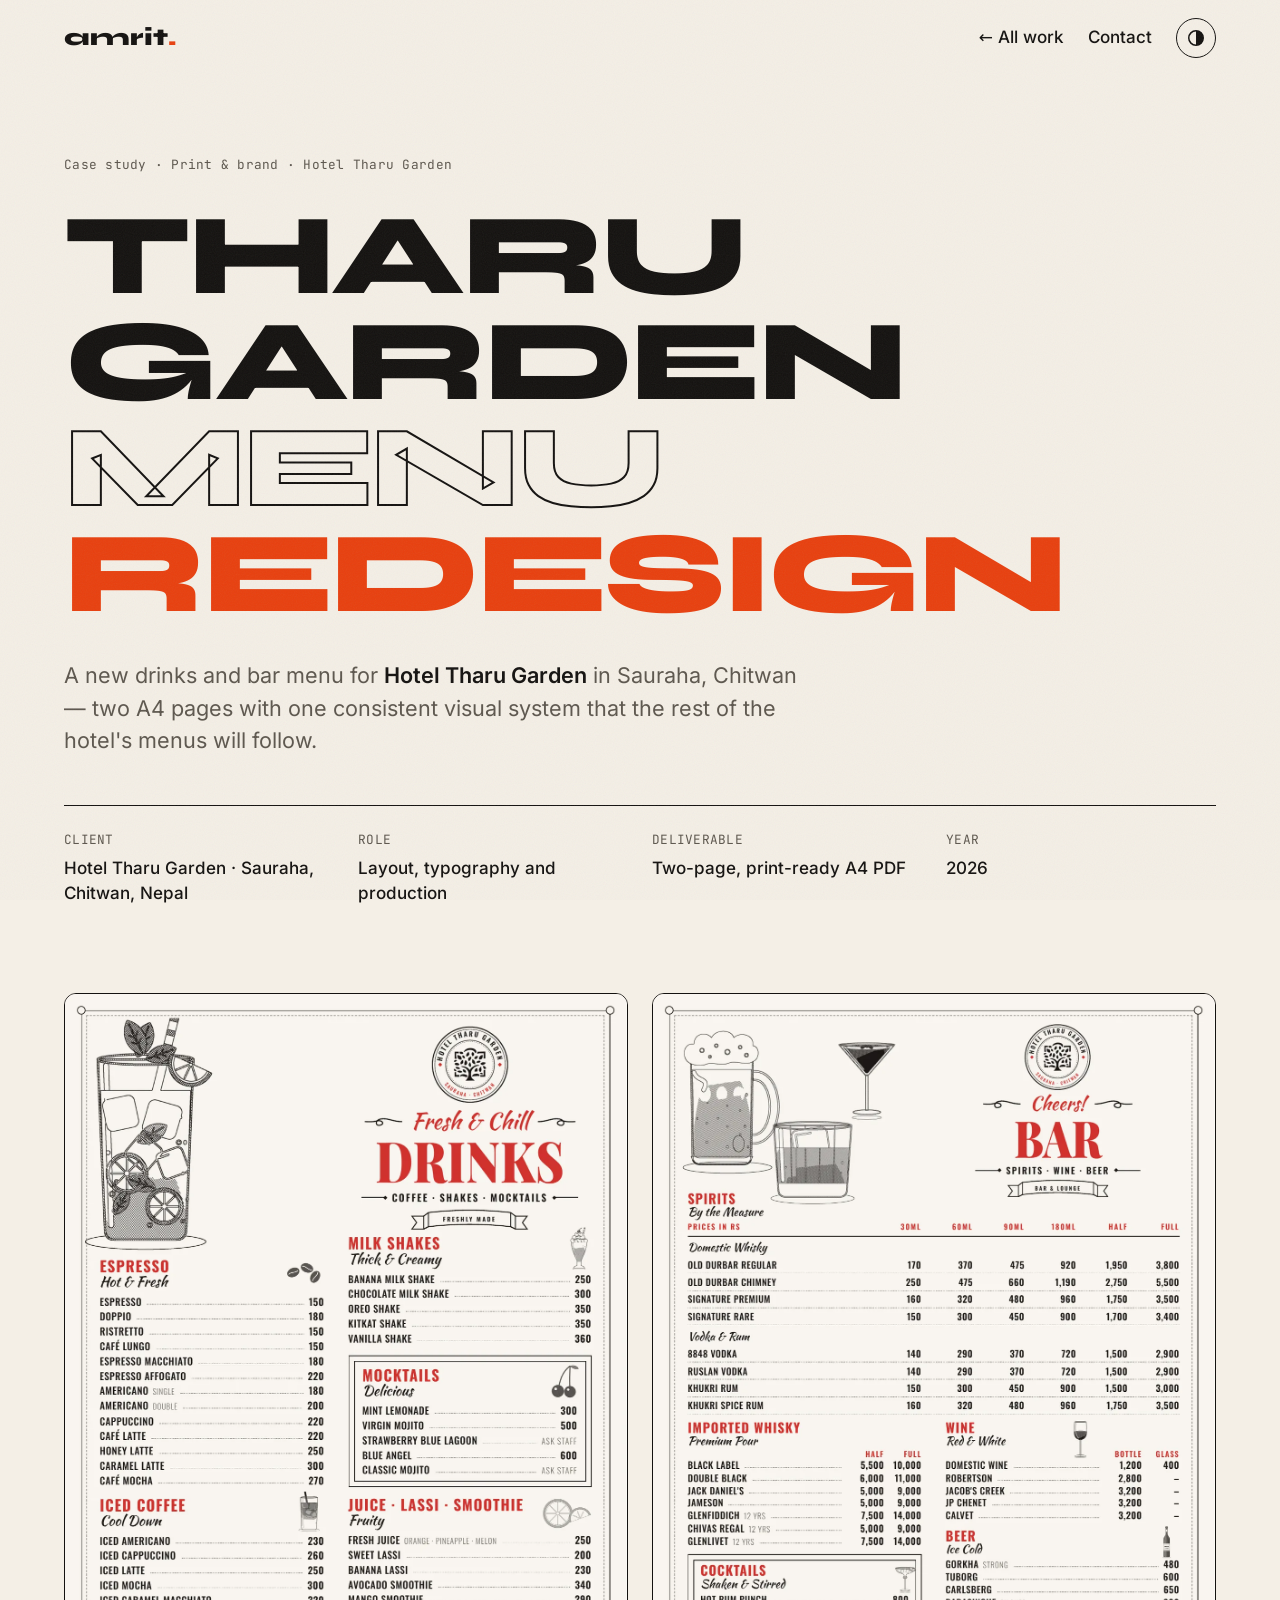
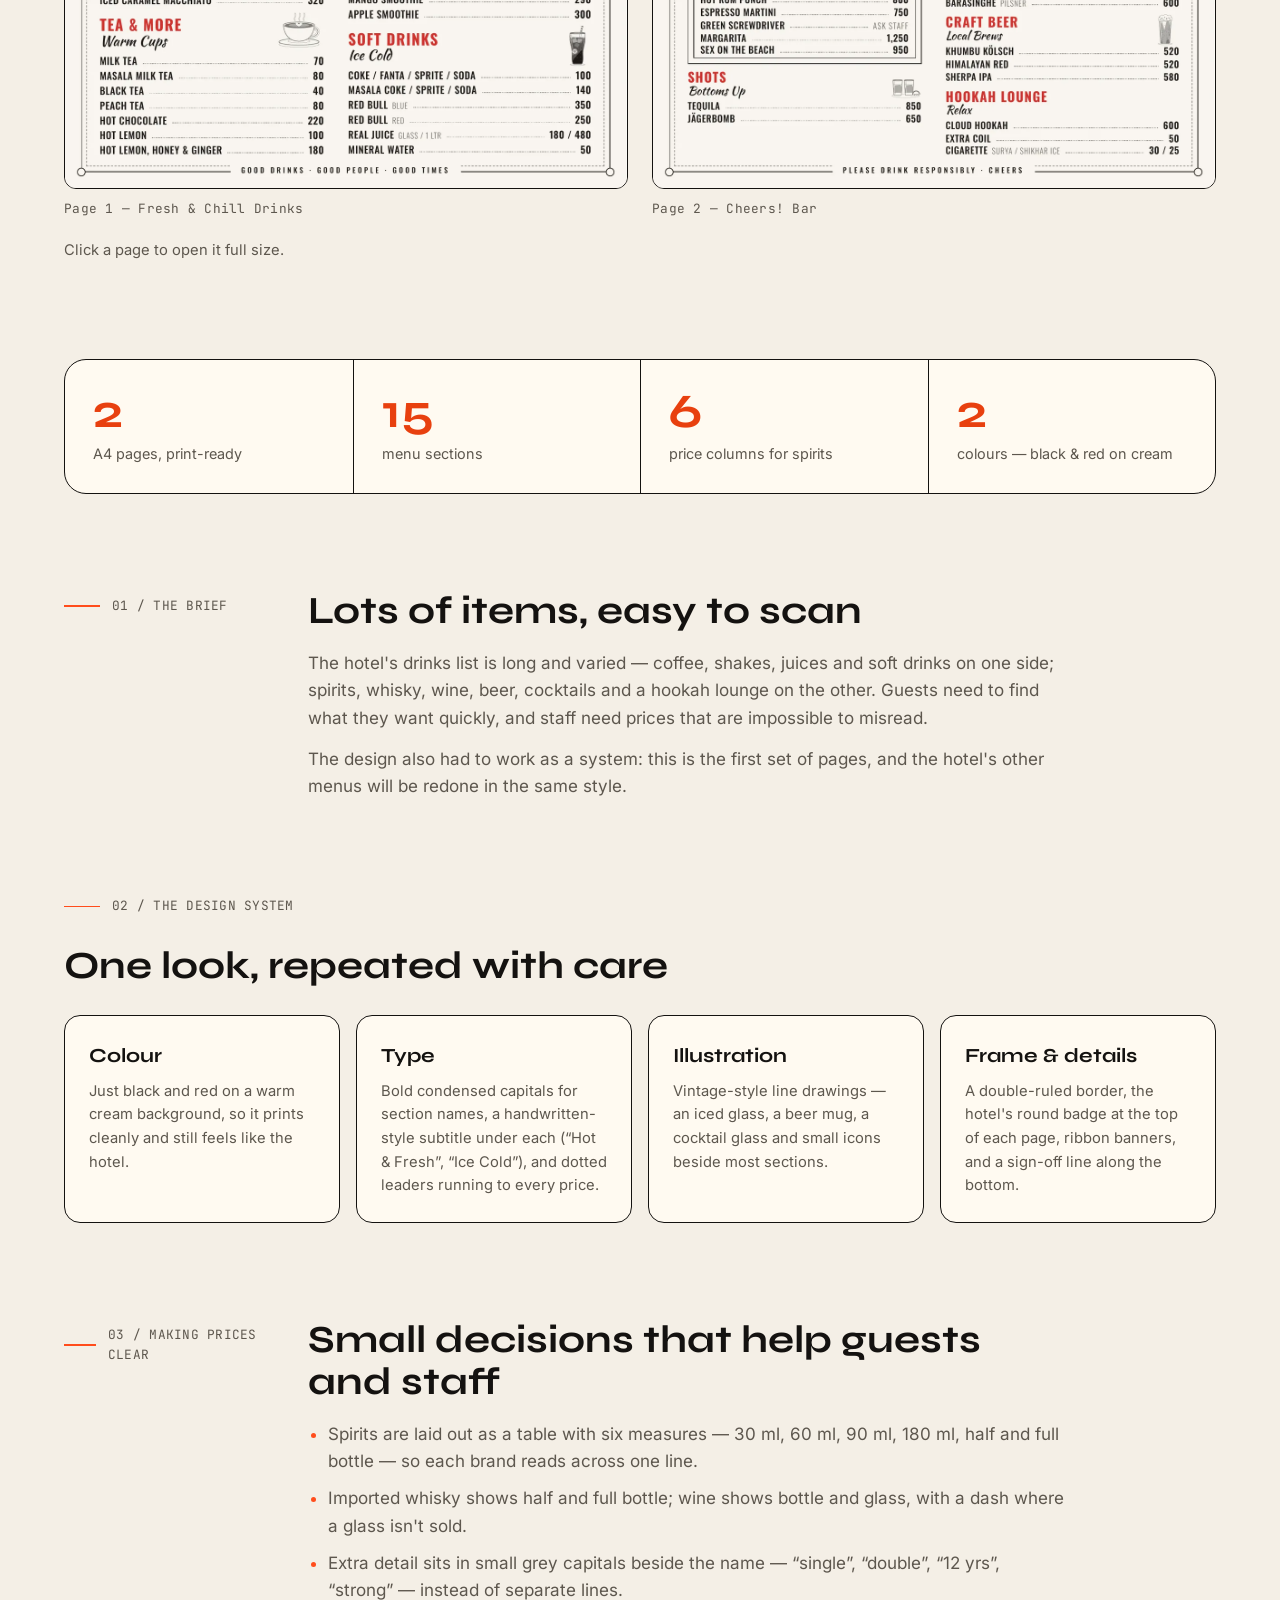
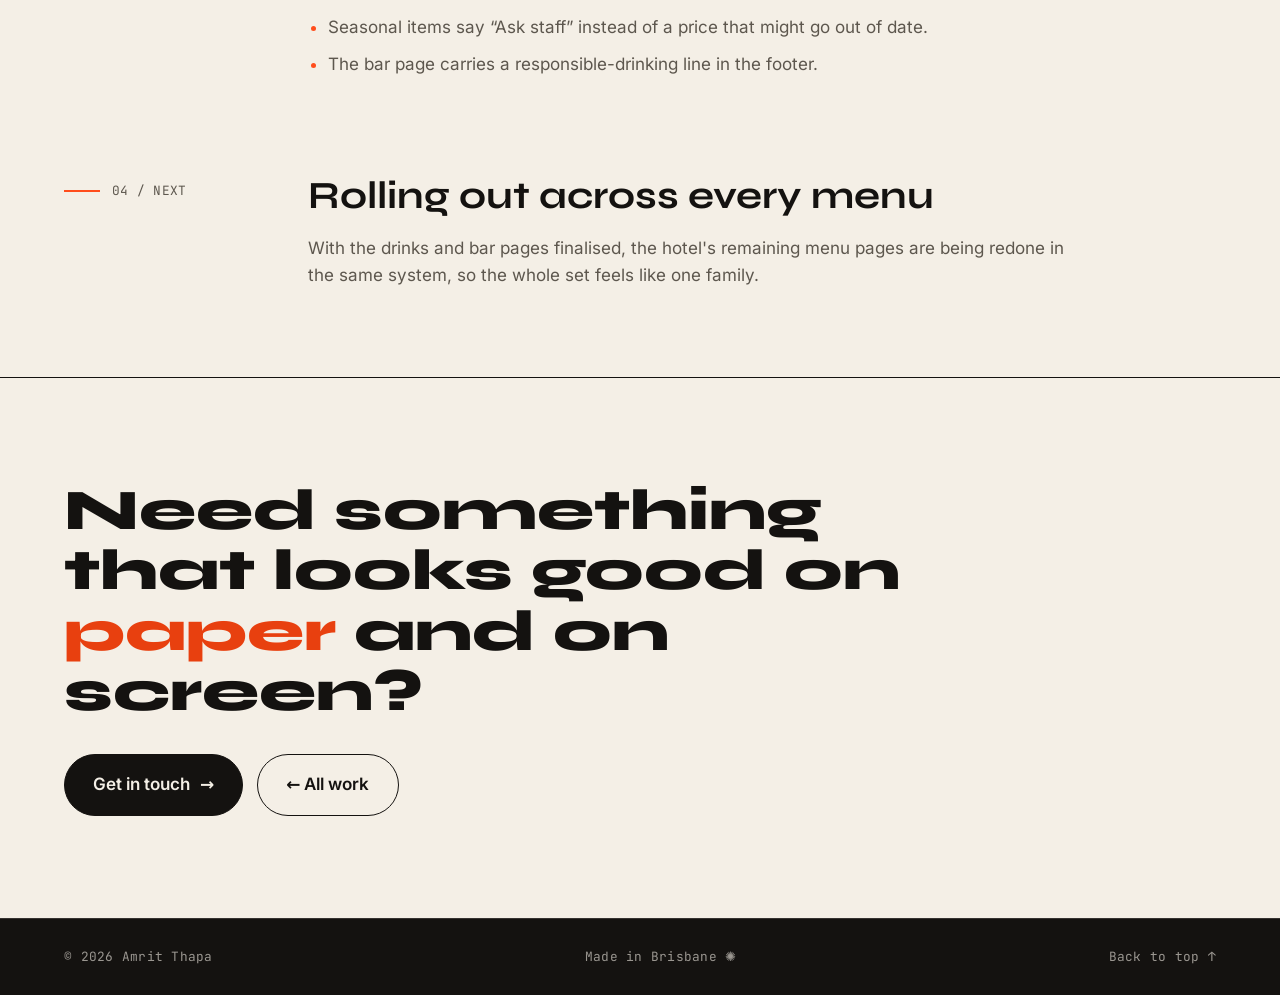
<file: work/tharu-garden/index.html>
<!DOCTYPE html>
<html lang="en">
<head>
  <meta charset="UTF-8" />
  <meta name="viewport" content="width=device-width, initial-scale=1.0" />

  <title>Hotel Tharu Garden Menus — Case Study · Amrit Thapa</title>
  <meta name="description" content="A menu redesign for Hotel Tharu Garden in Sauraha, Chitwan — a two-page A4 drinks and bar menu with a consistent, print-ready visual system." />
  <meta name="author" content="Amrit Thapa" />
  <link rel="canonical" href="https://amritthapa.com/work/tharu-garden/" />

  <!-- Same security policy as the other case-study pages -->
  <meta http-equiv="Content-Security-Policy" content="
    default-src 'none';
    script-src 'self';
    style-src 'self';
    font-src 'self';
    img-src 'self' data:;
    manifest-src 'self';
    form-action 'none';
    base-uri 'none';
    object-src 'none';
    require-trusted-types-for 'script';
    trusted-types 'none';
    upgrade-insecure-requests
  " />
  <meta name="referrer" content="strict-origin-when-cross-origin" />

  <!-- Icons -->
  <link rel="icon" href="/assets/icons/favicon.svg" type="image/svg+xml" />
  <link rel="icon" href="/assets/icons/favicon-32.png" sizes="32x32" type="image/png" />
  <link rel="apple-touch-icon" href="/assets/icons/apple-touch-icon.png" />
  <link rel="manifest" href="/site.webmanifest" />
  <meta name="theme-color" content="#141210" />

  <!-- Structured data: an article about a piece of design work -->
  <script type="application/ld+json">
    {
      "@context": "https://schema.org",
      "@type": "Article",
      "headline": "Hotel Tharu Garden Menus — Case Study",
      "description": "A two-page A4 drinks and bar menu redesign for Hotel Tharu Garden, Sauraha, Chitwan.",
      "url": "https://amritthapa.com/work/tharu-garden/",
      "image": "https://amritthapa.com/assets/work/tharu-menu-drinks.webp",
      "datePublished": "2026-11-16T12:00:00+10:00",
      "dateModified": "2026-11-16T12:00:00+10:00",
      "author": {
        "@type": "Person",
        "name": "Amrit Thapa",
        "url": "https://amritthapa.com/"
      }
    }
  </script>

  <link rel="preload" href="/assets/fonts/syne-latin-800-normal.woff2" as="font" type="font/woff2" crossorigin />
  <link rel="preload" href="/assets/fonts/inter-latin-400-normal.woff2" as="font" type="font/woff2" crossorigin />
  <link rel="stylesheet" href="/styles.css?v=202611162300" />
</head>

<body class="case-page">
  <a class="skip-link" href="#main">Skip to main content</a>
  <div class="cursor" aria-hidden="true"></div>


  <!-- ============================================================
       NAVIGATION (case-study version)
       ============================================================ -->
  <header class="nav">
    <a href="/" class="logo">amrit<span>.</span></a>

    <nav class="case-nav" aria-label="Case study navigation">
      <a href="/#work">← All work</a>
      <a href="/#contact">Contact</a>
    </nav>

    <button class="icon-btn theme-toggle" id="themeToggle" type="button" aria-label="Toggle colour theme"><svg width="18" height="18" viewBox="0 0 18 18" aria-hidden="true"><circle cx="9" cy="9" r="7.25" fill="none" stroke="currentColor" stroke-width="1.5"/><path d="M9 1.75a7.25 7.25 0 0 1 0 14.5z" fill="currentColor"/></svg></button>
  </header>


  <main id="main" tabindex="-1">

    <!-- ============================================================
         INTRO
         ============================================================ -->
    <section class="case-hero">
      <p class="eyebrow mono">Case study · Print &amp; brand · Hotel Tharu Garden</p>

      <h1 class="case-title">
        Tharu Garden<br />
        <span class="outline">menu</span> <span class="accent">redesign</span>
      </h1>

      <p class="case-lead">
        A new drinks and bar menu for <strong>Hotel Tharu Garden</strong> in Sauraha, Chitwan —
        two A4 pages with one consistent visual system that the rest of the hotel's menus
        will follow.
      </p>

      <!-- Quick facts -->
      <dl class="case-meta">
        <div>
          <dt class="mono">Client</dt>
          <dd>Hotel Tharu Garden · Sauraha, Chitwan, Nepal</dd>
        </div>
        <div>
          <dt class="mono">Role</dt>
          <dd>Layout, typography and production</dd>
        </div>
        <div>
          <dt class="mono">Deliverable</dt>
          <dd>Two-page, print-ready A4 PDF</dd>
        </div>
        <div>
          <dt class="mono">Year</dt>
          <dd>2026</dd>
        </div>
      </dl>
    </section>


    <!-- ============================================================
         THE MENUS
         Each image links to the full-size version.
         ============================================================ -->
    <section class="case-section">
      <div class="menu-gallery">
        <figure class="menu-page">
          <a href="/assets/work/tharu-menu-drinks.webp" target="_blank" rel="noopener">
            <img
              src="/assets/work/tharu-menu-drinks.webp"
              width="1240" height="1751"
              alt="Page 1 of the Hotel Tharu Garden menu, 'Fresh & Chill Drinks': espresso, iced coffee, tea, milk shakes, mocktails, juices and soft drinks, in black and red on cream with line illustrations of a glass and coffee beans."
            />
          </a>
          <figcaption class="mono">Page 1 — Fresh &amp; Chill Drinks</figcaption>
        </figure>

        <figure class="menu-page">
          <a href="/assets/work/tharu-menu-bar.webp" target="_blank" rel="noopener">
            <img
              src="/assets/work/tharu-menu-bar.webp"
              width="1240" height="1751"
              loading="lazy"
              alt="Page 2 of the Hotel Tharu Garden menu, 'Cheers! Bar': spirits priced by measure in six columns, imported whisky, wine, beer, craft beer, cocktails, shots and the hookah lounge, with line illustrations of a beer mug and cocktail glass."
            />
          </a>
          <figcaption class="mono">Page 2 — Cheers! Bar</figcaption>
        </figure>
      </div>
      <p class="case-small">Click a page to open it full size.</p>
    </section>


    <!-- ============================================================
         KEY NUMBERS
         ============================================================ -->
    <section class="case-section">
      <ul class="case-stats">
        <li><strong>2</strong><span>A4 pages, print-ready</span></li>
        <li><strong>15</strong><span>menu sections</span></li>
        <li><strong>6</strong><span>price columns for spirits</span></li>
        <li><strong>2</strong><span>colours — black &amp; red on cream</span></li>
      </ul>
    </section>


    <!-- ============================================================
         01 · THE BRIEF
         ============================================================ -->
    <section class="case-section case-split">
      <div class="section-label mono">01 / The brief</div>
      <div class="case-copy">
        <h2>Lots of items, easy to scan</h2>
        <p>
          The hotel's drinks list is long and varied — coffee, shakes, juices and soft drinks on
          one side; spirits, whisky, wine, beer, cocktails and a hookah lounge on the other.
          Guests need to find what they want quickly, and staff need prices that are impossible
          to misread.
        </p>
        <p>
          The design also had to work as a system: this is the first set of pages, and the
          hotel's other menus will be redone in the same style.
        </p>
      </div>
    </section>


    <!-- ============================================================
         02 · THE DESIGN SYSTEM
         ============================================================ -->
    <section class="case-section">
      <div class="section-label mono">02 / The design system</div>
      <h2 class="case-h2">One look, repeated with care</h2>

      <div class="case-cards">
        <article class="case-card">
          <h3>Colour</h3>
          <p>Just black and red on a warm cream background, so it prints cleanly and still feels like the hotel.</p>
        </article>
        <article class="case-card">
          <h3>Type</h3>
          <p>Bold condensed capitals for section names, a handwritten-style subtitle under each (“Hot &amp; Fresh”, “Ice Cold”), and dotted leaders running to every price.</p>
        </article>
        <article class="case-card">
          <h3>Illustration</h3>
          <p>Vintage-style line drawings — an iced glass, a beer mug, a cocktail glass and small icons beside most sections.</p>
        </article>
        <article class="case-card">
          <h3>Frame &amp; details</h3>
          <p>A double-ruled border, the hotel's round badge at the top of each page, ribbon banners, and a sign-off line along the bottom.</p>
        </article>
      </div>
    </section>


    <!-- ============================================================
         03 · MAKING PRICES CLEAR
         ============================================================ -->
    <section class="case-section case-split">
      <div class="section-label mono">03 / Making prices clear</div>
      <div class="case-copy">
        <h2>Small decisions that help guests and staff</h2>
        <ul class="case-list">
          <li>Spirits are laid out as a table with six measures — 30 ml, 60 ml, 90 ml, 180 ml, half and full bottle — so each brand reads across one line.</li>
          <li>Imported whisky shows half and full bottle; wine shows bottle and glass, with a dash where a glass isn't sold.</li>
          <li>Extra detail sits in small grey capitals beside the name — “single”, “double”, “12 yrs”, “strong” — instead of separate lines.</li>
          <li>Seasonal items say “Ask staff” instead of a price that might go out of date.</li>
          <li>The bar page carries a responsible-drinking line in the footer.</li>
        </ul>
      </div>
    </section>


    <!-- ============================================================
         04 · NEXT
         ============================================================ -->
    <section class="case-section case-split">
      <div class="section-label mono">04 / Next</div>
      <div class="case-copy">
        <h2>Rolling out across every menu</h2>
        <p>
          With the drinks and bar pages finalised, the hotel's remaining menu pages are being
          redone in the same system, so the whole set feels like one family.
        </p>
      </div>
    </section>


    <!-- ============================================================
         CALL TO ACTION
         ============================================================ -->
    <section class="case-cta">
      <h2>Need something that looks good on <span class="accent">paper</span> and on screen?</h2>
      <div class="hero-cta">
        <a href="/#contact" class="btn btn-primary magnetic">Get in touch <span>→</span></a>
        <a href="/#work" class="btn btn-ghost magnetic">← All work</a>
      </div>
    </section>

  </main>


  <!-- ============================================================
       FOOTER
       ============================================================ -->
  <footer class="footer mono">
    <span>© <span id="year"></span> Amrit Thapa</span>
    <span>Made in Brisbane ✺</span>
    <a href="#main">Back to top ↑</a>
  </footer>

  <script src="/script.js?v=202611162300" defer></script>
</body>
</html>
</file>
<file: styles.css>
/*
 * amritthapa.com — styles
 * ---------------------------------------------------------------
 * One stylesheet, mobile tweaks at the bottom.
 *
 * Contents:
 *   1. Fonts
 *   2. Colours & variables
 *   3. Base / reset
 *   4. Background grain + custom cursor
 *   5. Navigation
 *   6. Hero
 *   7. Marquee strip
 *   8. Shared section styles
 *   9. About
 *  10. Work / projects
 *  11. Project artwork (one block per project)
 *  12. Skills
 *  13. Experience timeline
 *  14. Contact + form
 *  15. Footer
 *  16. Accessibility helpers
 *  17. Scroll reveal animation
 *  18. Responsive
 *  19. Reduced motion
 *  20. 404 page
 *  21. Case-study pages
 *  22. Print
 */


/* ===============================================================
   1. Fonts
   Self-hosted so no third-party (Google) requests are made.
   Licences: assets/fonts/OFL-LICENSES.txt
   =============================================================== */
@font-face {
  font-family: "Syne";
  font-weight: 500;
  font-style: normal;
  font-display: swap;
  src: url("assets/fonts/syne-latin-500-normal.woff2") format("woff2");
}
@font-face {
  font-family: "Syne";
  font-weight: 700;
  font-style: normal;
  font-display: swap;
  src: url("assets/fonts/syne-latin-700-normal.woff2") format("woff2");
}
@font-face {
  font-family: "Syne";
  font-weight: 800;
  font-style: normal;
  font-display: swap;
  src: url("assets/fonts/syne-latin-800-normal.woff2") format("woff2");
}
@font-face {
  font-family: "Inter";
  font-weight: 400;
  font-style: normal;
  font-display: swap;
  src: url("assets/fonts/inter-latin-400-normal.woff2") format("woff2");
}
@font-face {
  font-family: "Inter";
  font-weight: 500;
  font-style: normal;
  font-display: swap;
  src: url("assets/fonts/inter-latin-500-normal.woff2") format("woff2");
}
@font-face {
  font-family: "Inter";
  font-weight: 600;
  font-style: normal;
  font-display: swap;
  src: url("assets/fonts/inter-latin-600-normal.woff2") format("woff2");
}
@font-face {
  font-family: "JetBrains Mono";
  font-weight: 400;
  font-style: normal;
  font-display: swap;
  src: url("assets/fonts/jetbrains-mono-latin-400-normal.woff2") format("woff2");
}
@font-face {
  font-family: "JetBrains Mono";
  font-weight: 500;
  font-style: normal;
  font-display: swap;
  src: url("assets/fonts/jetbrains-mono-latin-500-normal.woff2") format("woff2");
}


/* ===============================================================
   2. Colours & variables
   Light theme by default. The ◐ button switches data-theme.
   =============================================================== */
:root {
  --bg: #f4efe6;
  --bg-2: #ebe4d6;
  --ink: #141210;
  --muted: #5d574e;
  --line: #141210;
  --card: #fffaf1;
  --accent: #ff4d1c;       /* the orange — for fills, lines and big shapes */
  --accent-text: #e8400f;  /* slightly deeper orange for text on cream (passes contrast) */
  --on-accent: #141210;    /* text colour on top of orange */
  --success: #4ade80;

  --radius: 22px;
  --pad: clamp(16px, 5vw, 72px);  /* side padding, grows with screen */

  --display: "Syne", system-ui, sans-serif;
  --body: "Inter", system-ui, sans-serif;
  --mono: "JetBrains Mono", ui-monospace, monospace;

  --ease-out: cubic-bezier(.2, .8, .2, 1);
}

:root[data-theme="dark"] {
  --accent-text: #ff4d1c;  /* bright orange is fine on the dark background */
  --bg: #0f0e0c;
  --bg-2: #1a1815;
  --ink: #f4efe6;
  --muted: #a39b8e;
  --line: #f4efe6;
  --card: #1c1a17;
}


/* ===============================================================
   3. Base / reset
   =============================================================== */
*,
*::before,
*::after {
  box-sizing: border-box;
  margin: 0;
  padding: 0;
}

html {
  scroll-behavior: smooth;
  overflow-x: clip; /* stops the tilted marquee causing sideways scroll */
}

body {
  background: var(--bg);
  color: var(--ink);
  font-family: var(--body);
  font-size: 17px;
  line-height: 1.6;
  overflow-x: hidden;
  transition: background .4s, color .4s;
}

a {
  color: inherit;
  text-decoration: none;
}

/* width/height attributes on every <img> reserve space before it loads;
   height: auto keeps the shape right when max-width shrinks it */
img {
  display: block;
  max-width: 100%;
  height: auto;
}

button {
  font: inherit;
  cursor: pointer;
}

::selection {
  background: var(--accent);
  color: var(--on-accent);
}

/* Little utility classes used all over the page */
.mono {
  font-family: var(--mono);
  font-size: .8rem;
  letter-spacing: .02em;
}

.accent {
  color: var(--accent-text);
  font-style: normal;
}

.outline {
  color: transparent;
  -webkit-text-stroke: 1.5px var(--ink);
}


/* ===============================================================
   4. Background grain + custom cursor
   =============================================================== */

/* Subtle film-grain texture over the whole page (an inline SVG noise) */
body::before {
  content: "";
  position: fixed;
  inset: 0;
  z-index: 100;
  pointer-events: none;
  opacity: .06;
  background-image: url("data:image/svg+xml,%3Csvg xmlns='http://www.w3.org/2000/svg' width='160' height='160'%3E%3Cfilter id='n'%3E%3CfeTurbulence type='fractalNoise' baseFrequency='.9' numOctaves='3'/%3E%3C/filter%3E%3Crect width='100%25' height='100%25' filter='url(%23n)'/%3E%3C/svg%3E");
}

/* Orange dot that follows the mouse (moved by script.js) */
.cursor {
  position: fixed;
  top: 0;
  left: 0;
  z-index: 200;
  width: 14px;
  height: 14px;
  border-radius: 50%;
  background: var(--accent);
  mix-blend-mode: difference;
  pointer-events: none;
  opacity: 0;
  transform: translate(-50%, -50%);
  transition: width .25s, height .25s, opacity .25s;
}

.cursor.big {
  width: 64px;
  height: 64px;
}

/* No cursor on touch screens */
@media (hover: none) {
  .cursor {
    display: none;
  }
}


/* ===============================================================
   5. Navigation
   =============================================================== */
.nav {
  position: fixed;
  top: 0;
  left: 0;
  right: 0;
  z-index: 50;
  display: flex;
  align-items: center;
  gap: 24px;
  padding: 18px var(--pad);
  transition: background .3s, padding .3s, box-shadow .3s;
}

/* Added by script.js once you scroll down */
.nav.scrolled {
  padding-block: 12px;
  background: color-mix(in srgb, var(--bg) 85%, transparent);
  backdrop-filter: blur(12px);
  box-shadow: 0 1px 0 color-mix(in srgb, var(--ink) 12%, transparent);
}

.logo {
  margin-right: auto;
  font-family: var(--display);
  font-weight: 800;
  font-size: 1.5rem;
}

.logo span {
  color: var(--accent-text);
}

.nav-links {
  display: flex;
  gap: 28px;
  font-weight: 500;
}

.nav-links a {
  position: relative;
}

/* Underline that grows on hover */
.nav-links a::after {
  content: "";
  position: absolute;
  left: 0;
  bottom: -4px;
  width: 0;
  height: 2px;
  background: var(--accent);
  transition: width .3s;
}

.nav-links a:hover::after {
  width: 100%;
}

.icon-btn {
  width: 40px;
  height: 40px;
  border: 1.5px solid var(--line);
  border-radius: 50%;
  background: none;
  color: var(--ink);
  font-size: 1.1rem;
}

/* Half-filled circle icon, drawn as SVG so it looks the same on every device */
.theme-toggle {
  display: grid;
  place-items: center;
}

.motion-icon {
  font-size: .7rem;
  letter-spacing: -2px;
}

/* Same round, outlined button as the pause and theme buttons */
.menu-btn {
  display: none;
  flex-direction: column;
  align-items: center;
  justify-content: center;
  gap: 5px;
  width: 40px;
  height: 40px;
  padding: 0;
  border: 1.5px solid var(--line);
  border-radius: 50%;
  background: none;
  color: var(--ink);
}

.menu-btn span {
  display: block;
  width: 16px;
  height: 2px;
  border-radius: 2px;
  background: currentColor;
  transition: transform .3s var(--ease-out);
}

/* Two lines turn into an X when the menu is open (5px gap + 2px line = 7px apart) */
.menu-btn[aria-expanded="true"] span:first-child {
  transform: translateY(3.5px) rotate(45deg);
}

.menu-btn[aria-expanded="true"] span:last-child {
  transform: translateY(-3.5px) rotate(-45deg);
}


/* ===============================================================
   6. Hero
   =============================================================== */
.hero {
  position: relative;
  display: flex;
  flex-direction: column;
  justify-content: center;
  min-height: 100svh;
  padding: 130px var(--pad) 60px;
}

.eyebrow {
  display: inline-flex;
  align-items: center;
  gap: 10px;
  margin-bottom: 28px;
  color: var(--muted);
}

/* Green "available" dot with a pulse.
   The ring is a separate layer that only scales and fades, which the
   browser can animate on the GPU without repainting the page. */
.dot {
  position: relative;
  width: 9px;
  height: 9px;
  border-radius: 50%;
  background: #22c55e;
}

.dot::after {
  content: "";
  position: absolute;
  inset: 0;
  border-radius: 50%;
  background: #22c55e;
  animation: pulse 2s ease-out infinite;
}

@keyframes pulse {
  0% {
    opacity: .6;
    transform: scale(1);
  }
  70%,
  100% {
    opacity: 0;
    transform: scale(3.2);
  }
}

.hero-title {
  font-family: var(--display);
  font-weight: 800;
  font-size: clamp(3rem, 11vw, 10.5rem);
  line-height: .92;
  letter-spacing: -.03em;
  text-transform: uppercase;
}

/* Each line slides up from behind a mask, one after the other */
.hero-title .line {
  display: block;
  overflow: hidden;
}

.hero-title .line > span {
  display: inline-block;
  transform: translateY(105%);
  animation: rise 1s var(--ease-out) forwards;
}

.hero-title .line:nth-child(2) > span {
  animation-delay: .12s;
}

.hero-title .line:nth-child(3) > span {
  animation-delay: .24s;
}

.hero-title .outline {
  -webkit-text-stroke-width: 2px;
}

@keyframes rise {
  to {
    transform: translateY(0);
  }
}

/* The rotating orange word */
.rotator {
  display: inline-block;
  transition: opacity .3s, transform .3s;
}

.rotator.out {
  opacity: 0;
  transform: translateY(-20px);
}

.hero-foot {
  display: flex;
  flex-wrap: wrap;
  justify-content: space-between;
  align-items: flex-end;
  gap: 32px;
  margin-top: 48px;
  opacity: 0;
  animation: fade 1s .6s forwards;
}

@keyframes fade {
  to {
    opacity: 1;
  }
}

.hero-intro {
  max-width: 520px;
  font-size: 1.12rem;
  color: var(--muted);
}

.hero-intro strong {
  color: var(--ink);
}

.hero-cta {
  display: flex;
  flex-wrap: wrap;
  gap: 14px;
}

/* Buttons (also used in the contact form) */
.btn {
  display: inline-flex;
  align-items: center;
  gap: 10px;
  padding: 16px 28px;
  border: 1.5px solid var(--ink);
  border-radius: 999px;
  font-weight: 600;
  transition: background .3s, color .3s, transform .2s;
}

.btn-primary {
  background: var(--ink);
  color: var(--bg);
}

.btn-primary:hover {
  background: var(--accent);
  border-color: var(--accent);
  color: var(--on-accent);
}

.btn-ghost {
  background: transparent;
  color: var(--ink);
}

.btn-ghost:hover {
  background: var(--ink);
  color: var(--bg);
}

/* Spinning circular text badge in the top-right */
.hero-badge {
  position: absolute;
  top: 120px;
  right: var(--pad);
  width: 150px;
  height: 150px;
}

.hero-badge svg {
  width: 100%;
  height: 100%;
  animation: spin 18s linear infinite;
}

.hero-badge text {
  font-family: var(--mono);
  font-size: 13.5px;
  letter-spacing: 3px;
  fill: var(--ink);
}

.badge-core {
  position: absolute;
  inset: 0;
  display: grid;
  place-items: center;
  font-size: 2rem;
  color: var(--accent-text);
}

@keyframes spin {
  to {
    transform: rotate(360deg);
  }
}


/* ===============================================================
   7. Marquee strip
   The list is written twice in the HTML so it can loop seamlessly
   by sliding exactly half its width.
   =============================================================== */
.marquee {
  overflow: hidden;
  margin: 20px 0 60px;
  padding: 20px 0;
  background: var(--accent);
  color: #fff;
  transform: rotate(-2deg) scale(1.04);
}

.marquee-track {
  display: flex;
  align-items: center;
  gap: 32px;
  width: max-content;
  font-family: var(--display);
  font-weight: 800;
  font-size: clamp(1.6rem, 4vw, 3rem);
  text-transform: uppercase;
  animation: scroll 30s linear infinite;
}

.marquee-track i {
  font-style: normal;
  font-size: .7em;
}

@keyframes scroll {
  to {
    transform: translateX(-50%);
  }
}


/* ===============================================================
   8. Shared section styles
   =============================================================== */
.section {
  padding: clamp(70px, 10vw, 140px) var(--pad);
}

/* "01 / About" style labels with a short orange line in front */
.section-label {
  display: flex;
  align-items: center;
  gap: 12px;
  margin-bottom: 28px;
  color: var(--muted);
  text-transform: uppercase;
}

.section-label::before {
  content: "";
  width: 36px;
  height: 1.5px;
  background: var(--accent);
}

.section-title {
  margin-bottom: 56px;
  font-family: var(--display);
  font-weight: 800;
  font-size: clamp(2rem, 8vw, 6.5rem);
  line-height: .95;
  letter-spacing: -.02em;
  text-transform: uppercase;
}


/* ===============================================================
   9. About
   =============================================================== */
.about-grid {
  display: grid;
  grid-template-columns: 1.3fr 1fr;
  align-items: start;
  gap: clamp(32px, 6vw, 96px);
}

.big-statement {
  font-family: var(--display);
  font-weight: 700;
  font-size: clamp(1.9rem, 4vw, 3.4rem);
  line-height: 1.1;
  letter-spacing: -.01em;
}

.about-copy p {
  margin-bottom: 18px;
  color: var(--muted);
}

.stats {
  display: grid;
  grid-template-columns: repeat(3, 1fr);
  gap: 16px;
  margin-top: 32px;
  padding-top: 24px;
  border-top: 1.5px solid var(--line);
}

.stats strong {
  display: block;
  font-family: var(--display);
  font-size: clamp(2.2rem, 5vw, 3.4rem);
  line-height: 1;
  color: var(--accent-text);
}

.stats span {
  font-size: .85rem;
  color: var(--muted);
}


/* ===============================================================
   10. Work / projects
   =============================================================== */
.filters {
  display: flex;
  flex-wrap: wrap;
  gap: 10px;
  margin-bottom: 40px;
}

.filter {
  padding: 10px 18px;
  border: 1.5px solid var(--line);
  border-radius: 999px;
  background: none;
  color: var(--ink);
  font-size: .75rem;
  text-transform: uppercase;
  transition: background .25s, color .25s;
}

.filter.active,
.filter:hover {
  background: var(--ink);
  color: var(--bg);
}

.projects {
  display: grid;
  gap: 28px;
}

/* Card: artwork on one side, text on the other */
.project {
  display: grid;
  grid-template-columns: minmax(0, 1fr) minmax(0, 1fr); /* minmax(0) lets columns shrink on tiny screens */
  overflow: hidden;
  border: 1.5px solid var(--line);
  border-radius: var(--radius);
  background: var(--card);
  transition: transform .35s var(--ease-out), box-shadow .35s;
}

/* Lift with a hard "sticker" shadow on hover */
.project:hover {
  transform: translate(-6px, -6px);
  box-shadow: 8px 8px 0 var(--ink);
}

/* Hidden by the filter buttons */
.project.hidden {
  display: none;
}

.project-visual {
  position: relative;
  display: grid;
  place-items: center;
  min-height: 340px;
  overflow: hidden;
  border-right: 1.5px solid var(--line);
}

/* Every second card flips — artwork on the right */
.project:nth-child(even) .project-visual {
  order: 2;
  border-right: 0;
  border-left: 1.5px solid var(--line);
}

.project-body {
  display: flex;
  flex-direction: column;
  gap: 16px;
  padding: clamp(24px, 4vw, 48px);
}

.project-meta {
  display: flex;
  justify-content: space-between;
  color: var(--muted);
  text-transform: uppercase;
}

.project h3 {
  font-family: var(--display);
  font-weight: 800;
  font-size: clamp(1.8rem, 3.5vw, 2.8rem);
  line-height: 1;
  letter-spacing: -.01em;
}

.project p {
  color: var(--muted);
}

.tags {
  display: flex;
  flex-wrap: wrap;
  gap: 8px;
  list-style: none;
}

.tags li {
  padding: 5px 12px;
  border-radius: 999px;
  background: var(--bg-2);
  font-size: .72rem;
}

.project-link {
  display: inline-flex;
  align-items: center;
  align-self: flex-start;
  gap: 8px;
  margin-top: auto;
  padding-bottom: 2px;
  border-bottom: 2px solid var(--accent);
  font-weight: 600;
}

/* Two links side by side (case study + GitHub) */
.project-links {
  display: flex;
  flex-wrap: wrap;
  gap: 12px 24px;
  margin-top: auto;
}

.project-links .project-link {
  margin-top: 0;
}

.project-link span {
  transition: transform .25s;
}

.project-link:hover span {
  transform: translateX(6px);
}


/* ===============================================================
   11. Project artwork
   Each card has its own little CSS illustration instead of a
   screenshot.
   =============================================================== */

/* --- randoJeans: denim texture + leather tag ------------------ */
.v-denim {
  background:
    repeating-linear-gradient(45deg, rgba(255, 255, 255, .05) 0 2px, transparent 2px 5px),
    repeating-linear-gradient(-45deg, rgba(0, 0, 0, .12) 0 2px, transparent 2px 6px),
    radial-gradient(circle at 30% 30%, #3f63a8, #1d2f5a 70%);
}

.denim-tag {
  padding: 18px 28px;
  border-radius: 6px;
  background: #c9a36a;
  color: #3b2611;
  font-family: var(--display);
  font-weight: 800;
  font-size: clamp(1.4rem, 6vw, 1.9rem);
  letter-spacing: .05em;
  box-shadow: 0 10px 30px rgba(0, 0, 0, .35);
  transform: rotate(-6deg);
  transition: transform .5s;
}

.denim-tag span {
  font-weight: 500;
  font-style: italic;
  text-transform: lowercase;
}

.project:hover .denim-tag {
  transform: rotate(3deg) scale(1.05);
}

/* Dashed orange "stitching" around the edge */
.stitch {
  position: absolute;
  inset: 22px;
  border: 2px dashed #e0a84b;
  border-radius: 14px;
  opacity: .8;
}

/* --- Opal Rush: mini slot machine ----------------------------- */
.v-slots {
  display: flex;
  flex-direction: column;
  justify-content: center;
  align-items: center;
  gap: 20px;
  background: radial-gradient(circle at 50% 40%, #6d28d9, #1e0b3b 75%);
}

.reels {
  display: flex;
  gap: 10px;
  padding: 14px;
  border: 3px solid #f5c542;
  border-radius: 16px;
  background: #120626;
  box-shadow: 0 0 40px rgba(245, 197, 66, .35);
}

.reel {
  display: grid;
  place-items: center;
  width: 78px;
  height: 92px;
  overflow: hidden;
  border-radius: 10px;
  background: linear-gradient(#fff, #e9e3f5 50%, #fff);
  font-size: 2.6rem;
}

.reel.spinning span {
  animation: blur-spin .1s linear infinite;
}

@keyframes blur-spin {
  0% {
    transform: translateY(-40%);
    filter: blur(2px);
  }
  100% {
    transform: translateY(40%);
    filter: blur(2px);
  }
}

.spin-btn {
  padding: 10px 30px;
  border: 0;
  border-radius: 999px;
  background: #f5c542;
  color: #1e0b3b;
  font-weight: 700;
  font-size: .9rem;
  letter-spacing: .15em;
  box-shadow: 0 4px 0 #b88d14;
  transition: transform .1s, box-shadow .1s;
}

/* Button "presses down" when clicked */
.spin-btn:active {
  transform: translateY(3px);
  box-shadow: 0 1px 0 #b88d14;
}

.win-flash {
  position: absolute;
  top: 20px;
  font-family: var(--display);
  font-weight: 800;
  font-size: 1.4rem;
  color: #f5c542;
  animation: fade .3s;
}

/* --- Open Banking: "pay by bank" card with a grid of banks ---- */
.v-bank {
  background: radial-gradient(circle at 70% 20%, #1e3a8a, #0b1530 75%);
}

.bank-card {
  display: grid;
  gap: 10px;
  width: min(280px, 85%);
  padding: 24px;
  border-radius: 18px;
  background: #fff;
  color: #0b1530;
  box-shadow: 0 20px 40px rgba(0, 0, 0, .35);
  transition: transform .5s;
}

.project:hover .bank-card {
  transform: translateY(-6px) rotate(-1.5deg);
}

/* ".bank-card" prefix beats ".project p", so these keep fixed colours in dark mode */
.bank-card > p:first-child {
  color: #475569;
}

.bank-card strong {
  font-family: var(--display);
  font-size: 2.2rem;
  line-height: 1;
}

/* 18 little tiles = 18+ banks */
.bank-grid {
  display: grid;
  grid-template-columns: repeat(6, 1fr);
  gap: 6px;
}

.bank-grid span {
  aspect-ratio: 1;
  border-radius: 6px;
  background: #e2e8f0;
}

.bank-grid span:nth-child(8) {
  background: var(--accent);
}

.bank-card .bank-ok {
  justify-self: start;
  padding: 6px 10px;
  border-radius: 999px;
  background: #dcfce7;
  color: #166534;
}

/* --- Lendly: loan calculator card ----------------------------- */
.v-loan {
  background: linear-gradient(135deg, #0f766e, #134e4a);
}

.loan-card {
  display: grid;
  gap: 10px;
  width: min(290px, 85%);
  padding: 26px;
  border-radius: 18px;
  background: #fff;
  color: #0f172a;
  box-shadow: 0 20px 40px rgba(0, 0, 0, .3);
}

.loan-card > span {
  color: #64748b;
}

.loan-card strong {
  font-family: var(--display);
  font-size: 2.4rem;
  line-height: 1;
}

.loan-card input {
  width: 100%;
  accent-color: #0f766e;
}

.loan-row {
  display: flex;
  justify-content: space-between;
  padding-top: 10px;
  border-top: 1px solid #e2e8f0;
}

.loan-row b {
  color: #0f766e;
}

/* --- Migration platform: visa progress steps ------------------ */
.v-migrate {
  background: linear-gradient(160deg, #fbbf24, #f97316);
}

.path {
  display: grid;
  gap: 12px;
  width: min(300px, 85%);
}

.step {
  display: flex;
  align-items: center;
  gap: 14px;
  padding: 12px 16px;
  border-radius: 12px;
  background: rgba(255, 255, 255, .55);
  color: #431407;
  font-weight: 600;
  transition: transform .3s;
}

.step i {
  display: grid;
  place-items: center;
  flex-shrink: 0;
  width: 30px;
  height: 30px;
  border-radius: 50%;
  background: #fff;
  font-family: var(--mono);
  font-size: .8rem;
  font-style: normal;
}

.step.done i {
  background: #431407;
  color: #fbbf24;
}

.step.active {
  background: #fff;
  box-shadow: 0 10px 24px rgba(67, 20, 7, .25);
  transform: scale(1.05);
}

/* Steps shuffle a little on hover */
.project:hover .step:nth-child(2) {
  transform: translateX(8px);
}

.project:hover .step:nth-child(4) {
  transform: translateX(-8px);
}

/* --- Tharu Garden: the two real menu pages, fanned out ---------- */
.v-menu-photos {
  position: relative;
  background: #2f3e2c;
}

.v-menu-photos img {
  position: absolute;
  top: 50%;
  left: 50%;
  width: min(42%, 220px);
  height: auto;
  border-radius: 4px;
  box-shadow: 0 18px 36px rgba(0, 0, 0, .45);
  transition: transform .5s var(--ease-out);
}

.v-menu-photos img:first-child {
  transform: translate(-88%, -50%) rotate(-6deg);
}

.v-menu-photos img:last-child {
  transform: translate(-12%, -48%) rotate(5deg);
}

.project:hover .v-menu-photos img:first-child {
  transform: translate(-94%, -52%) rotate(-9deg);
}

.project:hover .v-menu-photos img:last-child {
  transform: translate(-6%, -50%) rotate(8deg);
}

/* --- Tharu Garden: printed menu card -------------------------- */
.v-menu {
  background: #2f3e2c;
}

.menu-card {
  width: min(260px, 80%);
  padding: 28px 30px;
  border-radius: 4px;
  outline: 1px solid #b0894f;
  outline-offset: -10px;
  background: #f3ead6;
  color: #2f3e2c;
  text-align: center;
  box-shadow: 0 20px 40px rgba(0, 0, 0, .4);
  transform: rotate(4deg);
  transition: transform .5s;
}

.project:hover .menu-card {
  transform: rotate(-2deg) scale(1.04);
}

/* .menu-card prefix beats ".project p", which would turn this grey */
.menu-card .menu-name {
  font-family: Georgia, serif;
  font-size: 1.7rem;
  font-style: italic;
  color: #8a4b1f;
}

.menu-card hr {
  margin: 12px 0;
  border: 0;
  border-top: 1px solid #b0894f;
}

.menu-card p {
  color: #2f3e2c; /* fixed colours — the card looks the same in both themes */
  display: flex;
  justify-content: space-between;
  margin: 6px 0;
  font-family: Georgia, serif;
  font-size: .95rem;
}

.menu-card p span:last-child {
  color: #8a4b1f;
}


/* ===============================================================
   12. Skills
   =============================================================== */
.skill-grid {
  display: grid;
  grid-template-columns: repeat(4, 1fr);
  gap: 20px;
}

.skill-card {
  position: relative;
  isolation: isolate;
  overflow: hidden;
  padding: 30px;
  border: 1.5px solid var(--line);
  border-radius: var(--radius);
  background: var(--card);
  transition: color .35s;
}

/* Orange fill that slides up from the bottom on hover */
.skill-card::before {
  content: "";
  position: absolute;
  inset: 0;
  z-index: -1;
  background: var(--accent);
  transform: translateY(101%);
  transition: transform .45s var(--ease-out);
}

.skill-card:hover {
  color: var(--on-accent);
}

.skill-card:hover::before {
  transform: translateY(0);
}

.skill-icon {
  display: block;
  margin-bottom: 18px;
  font-size: 2rem;
}

.skill-card h3 {
  margin-bottom: 14px;
  font-family: var(--display);
  font-size: 1.5rem;
}

.skill-card ul {
  display: grid;
  gap: 8px;
  list-style: none;
}

.skill-card li {
  display: flex;
  align-items: center;
  gap: 10px;
}

.skill-card li::before {
  content: "→";
  font-family: var(--mono);
  font-size: .8rem;
  opacity: .6;
}


/* ===============================================================
   13. Experience timeline
   =============================================================== */
.timeline {
  list-style: none;
  border-top: 1.5px solid var(--line);
}

.timeline > li {
  display: grid;
  grid-template-columns: 220px 1fr;
  gap: 24px;
  padding: 34px 0;
  border-bottom: 1.5px solid var(--line);
  transition: padding .3s, background .3s;
}

.timeline > li:hover {
  padding-left: 18px;
  background: var(--bg-2);
}

.t-when {
  padding-top: 8px;
  color: var(--muted);
  text-transform: uppercase;
}

.t-what h3 {
  margin-bottom: 8px;
  font-family: var(--display);
  font-size: clamp(1.3rem, 2.5vw, 2rem);
  line-height: 1.15;
}

.t-what p {
  max-width: 680px;
  color: var(--muted);
}

/* Bullet points under each role */
.t-what ul {
  display: grid;
  gap: 6px;
  max-width: 760px;
  padding-left: 18px;
  color: var(--muted);
}

.t-what li {
  padding-left: 4px;
}

.t-what li::marker {
  color: var(--accent);
}

/* Small grey footnote, e.g. "Freelance from…" */
.t-what .t-note {
  margin-top: 10px;
  font-size: .72rem;
}

.t-when {
  line-height: 1.7;
}


/* ===============================================================
   14. Contact + form
   This section uses inverted colours (dark block in light mode).
   =============================================================== */
.contact {
  /* Inverted block, so flip the text-safe accent/success colours too */
  --accent-text: #ff4d1c;
  --success: #4ade80;

  border-radius: 40px 40px 0 0;
  background: var(--ink);
  color: var(--bg);
}

/* In dark mode this block turns cream, so use darker, readable versions */
:root[data-theme="dark"] .contact {
  --accent-text: #c0360a;
  --success: #166534;
}

.contact .section-label {
  color: color-mix(in srgb, var(--bg) 60%, transparent);
}

.contact .outline {
  -webkit-text-stroke-color: var(--bg);
}

.contact-title {
  margin-bottom: 64px;
  font-family: var(--display);
  font-weight: 800;
  font-size: clamp(1.7rem, 8.6vw, 8rem); /* low minimum so "SOMETHING" fits on phones */
  line-height: .92;
  letter-spacing: -.03em;
  text-transform: uppercase;
}

.contact-grid {
  display: grid;
  grid-template-columns: 1fr 1fr;
  gap: clamp(32px, 6vw, 80px);
}

.contact-links p {
  max-width: 420px;
  margin-bottom: 28px;
  color: color-mix(in srgb, var(--bg) 70%, transparent);
}

/* Big email link */
.contact-big {
  display: inline-block;
  padding-bottom: 6px;
  border-bottom: 2px solid var(--accent);
  font-family: var(--display);
  font-weight: 700;
  font-size: clamp(1.2rem, 2.6vw, 2rem);
  word-break: break-all;
}

.contact-big:hover {
  color: var(--accent-text);
}

.socials {
  display: flex;
  flex-wrap: wrap;
  gap: 12px;
  margin-top: 36px;
}

.socials a {
  padding: 10px 18px;
  border: 1.5px solid color-mix(in srgb, var(--bg) 40%, transparent);
  border-radius: 999px;
  transition: background .25s, color .25s;
}

.socials a:hover {
  background: var(--bg);
  color: var(--ink);
}

/* --- Form fields ---------------------------------------------- */
.contact-form {
  display: grid;
  gap: 18px;
}

.contact-form label {
  display: grid;
  gap: 8px;
}

.contact-form label span {
  color: color-mix(in srgb, var(--bg) 60%, transparent);
  text-transform: uppercase;
}

/* Red star on required fields */
.req {
  color: var(--accent-text);
  font-weight: 400;
}

/* Underline-only inputs */
.contact-form input,
.contact-form textarea {
  width: 100%;
  padding: 10px 0;
  border: 0;
  border-bottom: 1.5px solid color-mix(in srgb, var(--bg) 40%, transparent);
  outline: none;
  background: transparent;
  color: var(--bg);
  font: inherit;
  resize: vertical;
  transition: border-color .25s;
}

.contact-form input:focus,
.contact-form textarea:focus {
  border-color: var(--accent);
}

.contact-form ::placeholder {
  color: color-mix(in srgb, var(--bg) 60%, var(--ink));
}

/* Field with an error (set by script.js) */
.contact-form [aria-invalid="true"] {
  border-bottom-color: var(--accent);
  box-shadow: 0 2px 0 0 var(--accent);
}

/* Spam trap — visually hidden but still in the form for bots */
.hp {
  position: absolute;
  left: -9999px;
  width: 1px;
  height: 1px;
  opacity: 0;
}

/* Reserve space so the page doesn't jump when hCaptcha loads */
.h-captcha {
  min-height: 78px;
}

/* --- Submit button + status message --------------------------- */
.contact-form .btn-primary {
  justify-self: start;
  margin-top: 8px;
  border-color: var(--accent);
  background: var(--accent);
  color: var(--on-accent);
}

.contact-form .btn-primary:hover {
  border-color: var(--bg);
  background: var(--bg);
  color: var(--ink);
}

.contact-form button:disabled {
  opacity: .6;
  cursor: wait;
}

.form-status {
  min-height: 1.2em;
  color: color-mix(in srgb, var(--bg) 70%, transparent);
}

.form-status[data-type="success"] {
  color: var(--success);
}

.form-status[data-type="error"] {
  color: var(--accent-text);
}


/* ===============================================================
   15. Footer
   =============================================================== */
.footer {
  display: flex;
  flex-wrap: wrap;
  justify-content: space-between;
  gap: 16px;
  padding: 28px var(--pad);
  border-top: 1px solid color-mix(in srgb, var(--bg) 15%, transparent);
  background: var(--ink);
  color: color-mix(in srgb, var(--bg) 60%, transparent);
}

.footer a:hover {
  color: var(--accent-text);
}


/* Print-only header (see section 21) — never shown on screen */
.print-header {
  display: none;
}


/* ===============================================================
   16. Accessibility helpers
   =============================================================== */

/* Clear focus ring for keyboard users (mouse clicks don't show it) */
:focus-visible {
  outline: 3px solid var(--accent);
  outline-offset: 3px;
  border-radius: 4px;
}

.btn:focus-visible,
.filter:focus-visible,
.icon-btn:focus-visible,
.socials a:focus-visible {
  border-radius: 999px;
}

/* Inputs already have an underline — just make it thicker on focus */
.contact-form input:focus-visible,
.contact-form textarea:focus-visible {
  outline: none;
  box-shadow: 0 2px 0 0 var(--accent);
}

/* "Skip to main content" — hidden until it receives keyboard focus */
.skip-link {
  position: fixed;
  top: 12px;
  left: 12px;
  z-index: 300;
  padding: 12px 18px;
  border-radius: 999px;
  background: var(--ink);
  color: var(--bg);
  font-weight: 600;
  transform: translateY(-150%);
  transition: transform .2s;
}

.skip-link:focus {
  transform: none;
}

/* Main gets focus from the skip link — no ring needed on the whole page */
main:focus {
  outline: none;
}

/* Text only screen readers can hear */
.sr-only {
  position: absolute;
  width: 1px;
  height: 1px;
  overflow: hidden;
  clip: rect(0 0 0 0);
  white-space: nowrap;
}

/* Animations paused with the ❚❚ button (or reduced-motion setting) */
:root[data-motion="paused"] .marquee-track,
:root[data-motion="paused"] .hero-badge svg,
:root[data-motion="paused"] .dot::after {
  animation-play-state: paused;
}


/* ===============================================================
   17. Scroll reveal animation
   script.js adds .in when the element scrolls into view.
   =============================================================== */
.reveal {
  opacity: 0;
  transform: translateY(40px);
  transition:
    opacity .9s var(--ease-out),
    transform .9s var(--ease-out);
}

.reveal.in {
  opacity: 1;
  transform: none;
}


/* ===============================================================
   18. Responsive
   =============================================================== */

/* Tablets / small laptops */
@media (max-width: 1000px) {
  .skill-grid {
    grid-template-columns: repeat(2, 1fr);
  }

  .hero-badge {
    display: none;
  }
}

/* Tablets and phones — switch to the hamburger menu, stack columns */
@media (max-width: 820px) {
  .menu-btn {
    display: flex;
  }

  /* Even spacing between the three round buttons */
  .nav {
    gap: 10px;
  }

  /* Full-screen menu that slides down from the top */
  .nav-links {
    position: fixed;
    inset: 0;
    z-index: -1;
    flex-direction: column;
    justify-content: center;
    align-items: flex-start; /* left-aligned so the numbers line up */
    gap: 22px;
    padding: 0 var(--pad);
    background: var(--bg);
    font-family: var(--display);
    font-weight: 800;
    font-size: clamp(1.9rem, 9vw, 2.6rem);
    text-transform: uppercase;
    visibility: hidden; /* keeps hidden links out of the Tab order */
    transform: translateY(-100%);
    transition: transform .5s var(--ease-out), visibility 0s .5s;
  }

  /* Small accent numbers before each menu item: 01, 02, … */
  .nav-links {
    counter-reset: menu;
  }

  .nav-links a {
    display: flex;
    align-items: baseline;
    gap: 12px;
    counter-increment: menu;
  }

  .nav-links a::before {
    content: counter(menu, decimal-leading-zero);
    min-width: 1.6em;
    font-family: var(--mono);
    font-size: .8rem;
    font-weight: 500;
    color: var(--accent-text);
  }

  .nav-links a::after {
    display: none;
  }

  .nav-links.open {
    visibility: visible;
    transform: none;
    transition: transform .5s var(--ease-out), visibility 0s;
  }

  .about-grid,
  .contact-grid {
    grid-template-columns: 1fr;
  }

  /* Project cards: artwork always on top */
  .project {
    grid-template-columns: minmax(0, 1fr);
  }

  .project-visual,
  .project:nth-child(even) .project-visual {
    order: 0;
    min-height: 260px;
    border: 0;
    border-bottom: 1.5px solid var(--line);
  }

  .timeline > li {
    grid-template-columns: 1fr;
    gap: 6px;
  }

  .contact {
    border-radius: 28px 28px 0 0;
  }
}

/* Phones */
@media (max-width: 520px) {
  body {
    font-size: 16px;
  }

  .skill-grid {
    grid-template-columns: 1fr;
  }

  .stats {
    gap: 10px;
  }

  .stats span {
    font-size: .72rem;
  }

  .reel {
    width: 64px;
    height: 78px;
    font-size: 2.1rem;
  }

  .hero-title .outline {
    -webkit-text-stroke-width: 1.5px;
  }
}


/* ===============================================================
   19. Reduced motion
   For visitors who've asked their device to minimise animation.
   =============================================================== */
@media (prefers-reduced-motion: reduce) {
  *,
  *::before,
  *::after {
    animation-duration: .01ms !important;
    animation-iteration-count: 1 !important;
    transition-duration: .01ms !important;
    scroll-behavior: auto !important;
  }

  .reveal {
    opacity: 1;
    transform: none;
  }
}


/* ===============================================================
   20. 404 page (404.html)
   Reuses the nav, buttons and footer from above.
   =============================================================== */
.error-page {
  display: flex;
  flex-direction: column;
  min-height: 100svh;
}

.error-main {
  flex: 1;
  display: flex;
  flex-direction: column;
  justify-content: center;
  padding: 130px var(--pad) 80px;
}

.error-main:focus {
  outline: none;
}

/* Giant "404" — outlined 4s with a solid orange 0 */
.error-code {
  font-family: var(--display);
  font-weight: 800;
  font-size: clamp(5rem, 30vw, 20rem);
  line-height: .85;
  letter-spacing: -.04em;
}

.error-code .outline {
  -webkit-text-stroke-width: 2px;
}

.error-title {
  margin-top: 32px;
  font-family: var(--display);
  font-weight: 700;
  font-size: clamp(1.6rem, 4vw, 2.8rem);
  line-height: 1.1;
}

.error-text {
  max-width: 520px;
  margin-top: 14px;
  color: var(--muted);
}

.error-links {
  display: flex;
  flex-wrap: wrap;
  gap: 12px;
  margin-top: 36px;
}


/* ===============================================================
   21. Case-study pages (/work/...)
   Long-form layout: a big intro, then numbered sections with the
   label on the left and the content on the right.
   =============================================================== */

/* Simple two-link nav used instead of the full menu */
.case-nav {
  display: flex;
  gap: 24px;
  font-weight: 500;
}

.case-nav a:hover {
  color: var(--accent-text);
}

/* --- Intro ----------------------------------------------------- */
.case-hero {
  padding: 150px var(--pad) 40px;
}

.case-title {
  font-family: var(--display);
  font-weight: 800;
  font-size: clamp(1.9rem, 9vw, 7.5rem); /* small minimum so long words fit on narrow phones */
  line-height: .92;
  letter-spacing: -.03em;
  text-transform: uppercase;
}

.case-title .outline {
  -webkit-text-stroke-width: 2px;
}

.case-lead {
  max-width: 760px;
  margin-top: 32px;
  font-size: clamp(1.1rem, 2vw, 1.35rem);
  line-height: 1.5;
  color: var(--muted);
}

.case-lead strong {
  color: var(--ink);
}

/* Role / Company / Timeline / Stack */
.case-meta {
  display: grid;
  grid-template-columns: repeat(4, 1fr);
  gap: 24px;
  margin-top: 48px;
  padding-top: 24px;
  border-top: 1.5px solid var(--line);
}

.case-meta dt {
  margin-bottom: 6px;
  color: var(--muted);
  text-transform: uppercase;
}

.case-meta dd {
  font-weight: 500;
  line-height: 1.45;
}

/* --- Shared section layout ------------------------------------ */
.case-section {
  padding: 48px var(--pad);
}

/* Label on the left, content on the right */
.case-split {
  display: grid;
  grid-template-columns: 220px 1fr;
  align-items: start; /* keep the label at the top, next to the heading */
  gap: 24px;
}

.case-split .section-label {
  margin: 6px 0 0;
}

.case-copy {
  max-width: 760px;
}

.case-copy h2,
.case-h2 {
  margin-bottom: 18px;
  font-family: var(--display);
  font-weight: 700;
  font-size: clamp(1.6rem, 3.2vw, 2.4rem);
  line-height: 1.1;
}

.case-h2 {
  margin-bottom: 28px;
}

.case-copy p + p,
.case-copy p + .case-list,
.case-list + p {
  margin-top: 14px;
}

.case-copy p {
  color: var(--muted);
}

.case-list {
  display: grid;
  gap: 10px;
  padding-left: 20px;
  color: var(--muted);
}

.case-list li::marker {
  color: var(--accent);
}

.case-note {
  margin-top: 24px;
  padding: 12px 16px;
  border-left: 3px solid var(--accent);
  background: var(--bg-2);
  font-size: .75rem;
}

/* --- Big numbers row ------------------------------------------- */
.case-stats {
  display: grid;
  grid-template-columns: repeat(4, 1fr);
  list-style: none;
  border: 1.5px solid var(--line);
  border-radius: var(--radius);
  background: var(--card);
  overflow: hidden;
}

.case-stats li {
  display: grid;
  gap: 6px;
  padding: 28px;
}

.case-stats li + li {
  border-left: 1.5px solid var(--line);
}

.case-stats strong {
  font-family: var(--display);
  font-size: clamp(2rem, 4vw, 3rem);
  line-height: 1;
  color: var(--accent-text);
}

.case-stats span {
  font-size: .9rem;
  color: var(--muted);
}

/* --- Colour chips for the four parties ------------------------- */
.chip {
  display: inline-block;
  width: 10px;
  height: 10px;
  margin-right: 6px;
  border-radius: 3px;
  vertical-align: baseline;
}

.chip-customer { background: #2b50ff; }
.chip-business { background: #0f766e; }
.chip-gateway  { background: var(--accent); }
.chip-bank     { background: #7c3aed; }

.flow-key {
  display: flex;
  flex-wrap: wrap;
  gap: 10px 22px;
  margin-bottom: 24px;
  list-style: none;
  color: var(--muted);
}

/* --- Payment flow diagram -------------------------------------- */
.flow {
  display: grid;
  grid-template-columns: repeat(4, 1fr); /* 7 steps → rows of 4 + 3 */
  gap: 16px;
  list-style: none;
}

.flow-step {
  position: relative;
  display: grid;
  grid-template-columns: auto 1fr;
  gap: 14px;
  padding: 22px;
  border: 1.5px solid var(--line);
  border-radius: 16px;
  background: var(--card);
}

.flow-num {
  display: grid;
  place-items: center;
  width: 34px;
  height: 34px;
  border-radius: 50%;
  background: var(--ink);
  color: var(--bg);
  font-family: var(--mono);
  font-size: .85rem;
  font-weight: 500;
}

.flow-actors {
  margin-bottom: 6px;
  color: var(--muted);
  font-size: .72rem;
}

.flow-actors .chip {
  margin: 0 4px 0 0;
}

.flow-step h3 {
  margin-bottom: 6px;
  font-family: var(--display);
  font-size: 1.1rem;
  line-height: 1.2;
}

.flow-step p:last-child {
  font-size: .92rem;
  color: var(--muted);
}

/* Five-step version (one row on desktop) */
.flow-5 {
  grid-template-columns: repeat(5, 1fr);
}

/* Short intro paragraph above a diagram, and a small note below one */
.case-intro {
  margin-bottom: 24px;
}

.case-small {
  max-width: 760px;
  margin-top: 20px;
  font-size: .92rem;
  color: var(--muted);
}

/* Space between a set of cards and a diagram / code block below it */
.case-cards + .arch,
.case-cards + .case-code {
  margin-top: 24px;
}

/* --- Architecture block diagram ------------------------------- */
.arch {
  display: grid;
  grid-template-columns: 1fr auto 2.2fr auto 1fr;
  align-items: center;
  gap: 16px;
}

.arch-side {
  display: grid;
  justify-items: center;
  gap: 6px;
  padding: 28px 16px;
  border: 1.5px dashed var(--line);
  border-radius: 16px;
  text-align: center;
}

.arch-side .chip {
  width: 18px;
  height: 18px;
  margin: 0;
  border-radius: 5px;
}

.arch-side small {
  color: var(--muted);
}

.arch-arrow {
  font-size: 1.8rem;
  color: var(--muted);
}

.arch-core {
  padding: 22px;
  border: 2px solid var(--accent);
  border-radius: 18px;
  background: var(--card);
}

.arch-title {
  margin-bottom: 14px;
  font-weight: 500;
  text-transform: uppercase;
}

.arch-core ul {
  display: grid;
  grid-template-columns: 1fr 1fr;
  gap: 10px;
  list-style: none;
}

.arch-core li {
  padding: 10px 12px;
  border-radius: 10px;
  background: var(--bg-2);
  font-size: .9rem;
  font-weight: 500;
}

.arch-core .arch-wide {
  grid-column: 1 / -1;
  text-align: center;
}

/* --- Security cards -------------------------------------------- */
.case-cards {
  display: grid;
  grid-template-columns: repeat(4, 1fr);
  gap: 16px;
}

.case-card {
  padding: 24px;
  border: 1.5px solid var(--line);
  border-radius: 16px;
  background: var(--card);
}

.case-card h3 {
  margin-bottom: 8px;
  font-family: var(--display);
  font-size: 1.25rem;
}

.case-card p {
  font-size: .92rem;
  color: var(--muted);
}

/* --- Buttons under the intro (e.g. "View the code on GitHub") -- */
.case-actions {
  margin-top: 28px;
}

/* --- Code excerpt ----------------------------------------------- */
.case-code {
  margin-top: 24px;
  overflow: hidden;
  border: 1.5px solid var(--line);
  border-radius: 16px;
  background: #141210;
}

.case-code figcaption {
  padding: 10px 16px;
  border-bottom: 1px solid #3a3530;
  color: #a39b8e;
  font-size: .72rem;
}

.case-code pre {
  margin: 0;
  padding: 18px 16px;
  overflow-x: auto;
  color: #f4efe6;
  font-family: var(--mono);
  font-size: .82rem;
  line-height: 1.6;
}

/* Inline code inside sentences */
.case-copy code {
  padding: 1px 6px;
  border-radius: 6px;
  background: var(--bg-2);
  font-family: var(--mono);
  font-size: .85em;
}

/* --- Menu gallery (Tharu Garden): pages shown side by side ----- */
.menu-gallery {
  display: grid;
  grid-template-columns: repeat(2, minmax(0, 1fr));
  gap: 24px;
}

.menu-page a {
  display: block;
  overflow: hidden;
  border: 1.5px solid var(--line);
  border-radius: 12px;
  background: #f3efe6;
  transition: transform .35s var(--ease-out), box-shadow .35s;
}

.menu-page a:hover {
  transform: translate(-4px, -4px);
  box-shadow: 6px 6px 0 var(--ink);
}

.menu-page img {
  display: block;
  width: 100%;
  height: auto;
}

.menu-page figcaption {
  margin-top: 10px;
  color: var(--muted);
}

/* --- "Beyond the code" page ------------------------------------ */

/* Big landscape photo under the intro */
.photo-feature a {
  display: block;
  overflow: hidden;
  border-radius: var(--radius);
  border: 1.5px solid var(--line);
}

.photo-feature img {
  display: block;
  width: 100%;
  height: auto;
  transition: transform .8s var(--ease-out);
}

.photo-feature a:hover img {
  transform: scale(1.03);
}

.photo-feature figcaption {
  margin-top: 10px;
  color: var(--muted);
}

/* Masonry-style gallery using CSS columns (no JavaScript needed) */
.photo-grid {
  columns: 3 260px;
  column-gap: 20px;
}

.photo {
  margin: 0 0 20px;
  break-inside: avoid;
}

.photo a {
  display: block;
  overflow: hidden;
  border-radius: 16px;
  border: 1.5px solid var(--line);
  background: var(--bg-2);
}

.photo img {
  display: block;
  width: 100%;
  height: auto;
  transition: transform .6s var(--ease-out);
}

.photo a:hover img {
  transform: scale(1.04);
}

.photo figcaption {
  display: grid;
  gap: 2px;
  margin-top: 10px;
}

.photo figcaption strong {
  font-family: var(--display);
  font-size: 1.05rem;
}

.photo figcaption span {
  color: var(--muted);
  font-size: .72rem;
}

/* Music: genre pills and bands grouped by style */
.genre-chips {
  display: flex;
  flex-wrap: wrap;
  gap: 10px;
  margin-bottom: 28px;
  list-style: none;
}

.genre-chips li {
  padding: 8px 16px;
  border-radius: 999px;
  background: var(--ink);
  color: var(--bg);
  font-size: .78rem;
  text-transform: uppercase;
}

.band-groups {
  display: grid;
  grid-template-columns: repeat(3, minmax(0, 1fr));
  gap: 16px;
}

.band-group {
  padding: 22px;
  border: 1.5px solid var(--line);
  border-radius: 16px;
  background: var(--card);
}

.band-group h3 {
  margin-bottom: 14px;
  font-family: var(--display);
  font-size: 1.15rem;
}

.band-chips {
  display: flex;
  flex-wrap: wrap;
  gap: 8px;
  list-style: none;
}

.band-chips li {
  padding: 5px 11px;
  border-radius: 999px;
  background: var(--bg-2);
  font-size: .85rem;
  transition: background .2s, color .2s;
}

.band-chips li:hover {
  background: var(--accent);
  color: var(--on-accent);
}

/* Trekking photo carousel.
   Width is capped so a 4:3 photo always fits on screen in full. */
.carousel {
  max-width: min(100%, calc(80vh * 4 / 3));
  margin-inline: auto;
}

.carousel-track {
  display: flex;
  overflow-x: auto;
  scroll-snap-type: x mandatory;
  scroll-behavior: smooth;
  scrollbar-width: none;
  border-radius: 20px;
  overscroll-behavior-x: contain;
}

.carousel-track::-webkit-scrollbar {
  display: none;
}

.carousel-track:focus-visible {
  outline: 3px solid var(--accent);
  outline-offset: 4px;
}

.slide {
  flex: 0 0 100%;
  margin: 0;
  scroll-snap-align: start;
}

/* Every photo sits in the same frame; tall photos are shown whole */
.slide-frame {
  display: block;
  aspect-ratio: 4 / 3;
  width: 100%;
  border-radius: 20px;
  overflow: hidden;
  background: #141210;
}

.slide img {
  width: 100%;
  height: 100%;
  object-fit: contain;
  /* Discourage saving: no drag, no long-press menu, no right-click on the image itself */
  pointer-events: none;
  user-select: none;
  -webkit-user-select: none;
  -webkit-user-drag: none;
  -webkit-touch-callout: none;
}

.slide figcaption {
  display: flex;
  flex-wrap: wrap;
  gap: 4px 12px;
  align-items: baseline;
  padding: 14px 4px 0;
}

.slide figcaption span {
  color: var(--muted);
  font-size: .8rem;
}

.carousel-controls {
  display: flex;
  align-items: center;
  gap: 14px;
  margin-top: 16px;
}

.carousel-dots {
  display: flex;
  flex: 1;
  justify-content: center;
  gap: 4px;
}

/* 24px tap target around a small dot */
.carousel-dot {
  width: 24px;
  height: 24px;
  padding: 0;
  border: 0;
  background: none;
  cursor: pointer;
  display: grid;
  place-items: center;
}

.carousel-dot::before {
  content: "";
  width: 9px;
  height: 9px;
  border-radius: 50%;
  background: var(--line);
  transition: background .2s, transform .2s;
}

.carousel-dot[aria-current="true"]::before {
  background: var(--accent);
  transform: scale(1.3);
}

.carousel-count {
  min-width: 3.5em;
  text-align: center;
  color: var(--muted);
}

@media (max-width: 640px) {
  /* Square frame on phones: landscape photos fill it, tall ones show whole */
  .slide-frame {
    aspect-ratio: 1 / 1;
  }

  .slide:not(.slide-tall) img {
    object-fit: cover;
  }

  .carousel-dots {
    display: none;
  }

  .carousel-controls {
    justify-content: space-between;
  }
}

@media (prefers-reduced-motion: reduce) {
  .carousel-track {
    scroll-behavior: auto;
  }
}

/* Countries list inside the Travel card */
.country-title {
  margin: 18px 0 10px;
  font-size: .75rem;
  font-weight: 500;
  letter-spacing: .08em;
  text-transform: uppercase;
  color: var(--muted);
}

/* Links inside the interest cards */
.interest-cards .case-card a {
  color: var(--accent-text);
  text-decoration: underline;
  text-underline-offset: 3px;
}

/* A short principle in the Spiritual philosophy card */
.life-idea {
  margin: 0;
  padding-left: 14px;
  border-left: 3px solid var(--accent);
  font-style: italic;
}

/* Music shuffle player */
.shuffle {
  margin-bottom: 32px;
  padding: 22px;
  border: 1.5px solid var(--line);
  border-radius: 16px;
  background: var(--card);
}

.shuffle-head {
  display: flex;
  flex-wrap: wrap;
  align-items: center;
  gap: 14px 20px;
}

.shuffle-now {
  color: var(--muted);
}

/* Empty until a track is loaded; the Spotify player is 152px tall */
.shuffle-frame:not(:empty) {
  margin-top: 18px;
}

.shuffle-frame iframe {
  display: block;
  width: 100%;
  border: 0;
  border-radius: 12px;
}

.shuffle-note {
  margin-top: 12px;
  font-size: .8rem;
}

/* "Seen live" concert tickets */
.seen-live {
  margin-bottom: 28px;
}

.seen-live-title {
  margin-bottom: 12px;
  color: var(--muted);
  text-transform: uppercase;
}

.tickets {
  display: grid;
  grid-template-columns: repeat(3, minmax(0, 1fr)); /* 6 tickets → two rows of 3 */
  gap: 14px;
  list-style: none;
}

/* Ticket shape: notches cut out of both sides with radial gradients */
.ticket {
  position: relative;
  display: grid;
  gap: 4px;
  padding: 18px 22px;
  border-radius: 10px;
  background:
    radial-gradient(circle at 0 50%, var(--bg) 9px, transparent 10px),
    radial-gradient(circle at 100% 50%, var(--bg) 9px, transparent 10px),
    var(--accent);
  color: var(--on-accent);
  transition: transform .3s var(--ease-out);
}

.ticket::after {
  content: "";
  position: absolute;
  top: 10px;
  bottom: 10px;
  right: 34px;
  border-right: 2px dashed rgba(20, 18, 16, .35);
}

.ticket:hover {
  transform: rotate(-2deg) translateY(-3px);
}

.ticket span {
  font-size: .68rem;
  text-transform: uppercase;
  opacity: .75;
}

.ticket strong {
  font-family: var(--display);
  font-size: clamp(1.1rem, 2vw, 1.5rem);
  line-height: 1.1;
}

/* Bands I've seen live get an orange outline in the lists */
.band-chips li.is-live,
.live-key {
  box-shadow: inset 0 0 0 2px var(--accent);
}

.live-key {
  display: inline-block;
  width: 14px;
  height: 14px;
  margin: 0 2px 0 6px;
  border-radius: 999px;
  vertical-align: -2px;
}

/* Travel / philosophy cards */
.interest-cards {
  grid-template-columns: repeat(3, 1fr);
}

.interest-cards-2 {
  grid-template-columns: repeat(2, 1fr);
}

.interest-icon {
  display: block;
  margin-bottom: 12px;
  font-size: 1.8rem;
  color: var(--accent-text);
}

/* Home-page teaser linking to the page */
.beyond-teaser {
  display: grid;
  grid-template-columns: minmax(0, 1fr) minmax(0, 1.2fr);
  align-items: center;
  gap: clamp(24px, 5vw, 64px);
}

.beyond-teaser-photos {
  display: grid;
  grid-template-columns: 1fr 1fr;
  gap: 14px;
}

.beyond-teaser-photos img {
  display: block;
  width: 100%;
  height: 100%;
  aspect-ratio: 4 / 5;
  object-fit: cover;
  border-radius: 16px;
  border: 1.5px solid var(--line);
}

.beyond-teaser-photos img:nth-child(2) {
  margin-top: 40px;
}

.beyond-teaser p {
  margin-bottom: 24px;
  color: var(--muted);
}

/* Half-width column, so the headline needs to be smaller than other section titles */
.beyond-teaser .section-title {
  margin-bottom: 24px;
  font-size: clamp(2.2rem, 5.2vw, 4.6rem);
}

/* --- Closing call to action ------------------------------------ */
.case-cta {
  margin-top: 40px;
  padding: clamp(60px, 8vw, 110px) var(--pad);
  border-top: 1.5px solid var(--line);
}

.case-cta h2 {
  max-width: 900px;
  margin-bottom: 32px;
  font-family: var(--display);
  font-weight: 800;
  font-size: clamp(1.8rem, 4.5vw, 3.6rem);
  line-height: 1.05;
}

/* --- Case pages on smaller screens ----------------------------- */
@media (max-width: 1000px) {
  .interest-cards,
  .interest-cards-2 {
    grid-template-columns: 1fr;
  }

  .band-groups {
    grid-template-columns: repeat(2, minmax(0, 1fr));
  }

  .tickets {
    grid-template-columns: repeat(2, minmax(0, 1fr));
  }

  .case-meta,
  .case-stats,
  .case-cards,
  .flow {
    grid-template-columns: repeat(2, 1fr);
  }

  .case-stats li:nth-child(3) {
    border-left: 0;
  }

  .case-stats li:nth-child(n + 3) {
    border-top: 1.5px solid var(--line);
  }

  /* Architecture diagram stacks vertically, arrows point down */
  .arch {
    grid-template-columns: 1fr;
  }

  .arch-arrow {
    justify-self: center;
    transform: rotate(90deg);
  }
}

@media (max-width: 720px) {
  .band-groups {
    grid-template-columns: minmax(0, 1fr);
  }

  .beyond-teaser {
    grid-template-columns: minmax(0, 1fr);
  }

  .menu-gallery {
    grid-template-columns: minmax(0, 1fr);
  }

  .case-split {
    grid-template-columns: 1fr;
    gap: 4px;
  }

  .case-hero {
    padding-top: 120px;
  }
}

@media (max-width: 520px) {
  .case-nav {
    gap: 14px;
    font-size: .9rem;
  }

  .case-meta,
  .case-cards,
  .flow,
  .arch-core ul {
    grid-template-columns: 1fr;
  }
}


/* ===============================================================
   22. Print
   Turns the page into a clean, CV-like document: black on white,
   no animations or decoration, links spelled out, nothing cut in
   half across pages.
   =============================================================== */
@media print {
  @page {
    margin: 16mm 14mm;
  }

  /* Plain black-on-white, whatever theme is active on screen */
  :root,
  :root[data-theme="dark"],
  .contact,
  :root[data-theme="dark"] .contact {
    --bg: #fff;
    --bg-2: #fff;
    --card: #fff;
    --ink: #000;
    --muted: #333;
    --line: #000;
    --accent-text: #000;
  }

  html,
  body {
    background: #fff !important;
    color: #000;
    font-size: 10.5pt;
    line-height: 1.45;
  }

  /* No animation, no hidden-until-scrolled content */
  *,
  *::before,
  *::after {
    animation: none !important;
    transition: none !important;
    box-shadow: none !important;
    text-shadow: none !important;
  }

  .reveal {
    opacity: 1 !important;
    transform: none !important;
  }

  /* Show every project, even if a filter was active on screen */
  .project.hidden {
    display: block !important;
  }

  /* Hide everything that only makes sense on screen */
  body::before,
  .cursor,
  .skip-link,
  .nav,
  .hero-badge,
  .hero-cta,
  .marquee,
  .filters,
  .project-visual,
  .project-link,
  .skill-icon,
  .contact-form,
  .contact-big,
  .socials,
  .footer {
    display: none !important;
  }

  /* --- Print header ------------------------------------------- */
  .print-header {
    display: block;
    margin-bottom: 14pt;
    padding-bottom: 10pt;
    border-bottom: 1.5pt solid #000;
  }

  .print-name {
    font-family: var(--display);
    font-weight: 800;
    font-size: 24pt;
    line-height: 1.1;
  }

  .print-role {
    margin-top: 2pt;
    font-weight: 600;
  }

  .print-contact {
    margin-top: 2pt;
    font-size: 9pt;
  }

  .print-contact a::after {
    content: none !important;
  }

  /* --- Sections: compact spacing, solid text ------------------- */
  .section,
  .hero {
    min-height: 0;
    padding: 0;
    margin-bottom: 16pt;
  }

  /* The big hero headline doesn't belong on paper — keep the intro only */
  .hero-title,
  .eyebrow {
    display: none;
  }

  .hero-foot {
    margin: 0;
    opacity: 1;
  }

  .hero-intro {
    max-width: none;
    color: #000;
    font-size: 10.5pt;
  }

  .outline {
    color: #000;
    -webkit-text-stroke: 0;
  }

  .section-label {
    margin-bottom: 6pt;
    color: #000;
    font-weight: 600;
  }

  .section-label::before {
    background: #000;
  }

  .section-title,
  .contact-title {
    margin-bottom: 8pt;
    font-size: 16pt;
    line-height: 1.1;
  }

  /* About */
  .about-grid {
    display: block;
  }

  .big-statement {
    margin-bottom: 6pt;
    font-size: 12pt;
  }

  .stats {
    margin-top: 8pt;
    padding-top: 6pt;
  }

  .stats strong {
    font-size: 16pt;
  }

  /* Projects: text only, one under the other */
  .projects {
    gap: 8pt;
  }

  .project,
  .project:hover {
    display: block;
    border: 0;
    border-radius: 0;
    transform: none;
  }

  .project-body {
    gap: 3pt;
    padding: 0 0 8pt;
    border-bottom: .5pt solid #999;
  }

  .project h3 {
    font-size: 12pt;
  }

  .tags li {
    padding: 0 6pt 0 0;
    background: none;
    font-size: 8pt;
  }

  .tags li:not(:last-child)::after {
    content: " ·";
  }

  /* Skills: four compact columns */
  .skill-grid {
    grid-template-columns: repeat(4, 1fr);
    gap: 8pt;
  }

  .skill-card {
    padding: 0;
    border: 0;
    border-radius: 0;
  }

  .skill-card::before {
    display: none;
  }

  .skill-card h3 {
    margin-bottom: 4pt;
    font-size: 10.5pt;
  }

  .skill-card ul {
    gap: 1pt;
    font-size: 9pt;
  }

  /* Experience */
  .timeline > li,
  .timeline > li:hover {
    grid-template-columns: 30mm 1fr;
    gap: 8pt;
    padding: 6pt 0;
    background: none;
  }

  .t-what h3 {
    margin-bottom: 3pt;
    font-size: 11pt;
  }

  .t-what ul {
    gap: 1pt;
  }

  /* Contact: inverted block becomes plain */
  .contact {
    border-radius: 0;
    background: #fff;
    color: #000;
  }

  .contact-grid {
    display: block;
  }

  .contact-links p {
    margin-bottom: 0;
    color: #000;
  }

  /* Never split a project, skill group or job across two pages */
  .project,
  .skill-card,
  .timeline > li,
  .stats {
    break-inside: avoid;
  }

  h2,
  h3,
  .section-label {
    break-after: avoid;
  }

  /* Case-study pages */
  .case-nav,
  .case-cta {
    display: none !important;
  }

  .photo-grid {
    columns: 3;
  }

  .beyond {
    display: none !important;
  }

  .case-hero {
    padding: 0 0 12pt;
  }

  .case-title {
    font-size: 22pt;
  }

  .case-section {
    padding: 8pt 0;
  }

  .flow-step,
  .case-card,
  .arch,
  .case-code {
    break-inside: avoid;
  }

  .case-actions {
    display: none !important;
  }

  .case-code,
  .case-code figcaption,
  .case-code pre {
    background: #fff !important;
    color: #000 !important;
  }

  /* Spell out web addresses after external links */
  a[href^="http"]::after {
    content: " (" attr(href) ")";
    font-size: 8pt;
    font-weight: 400;
  }
}
</file>
